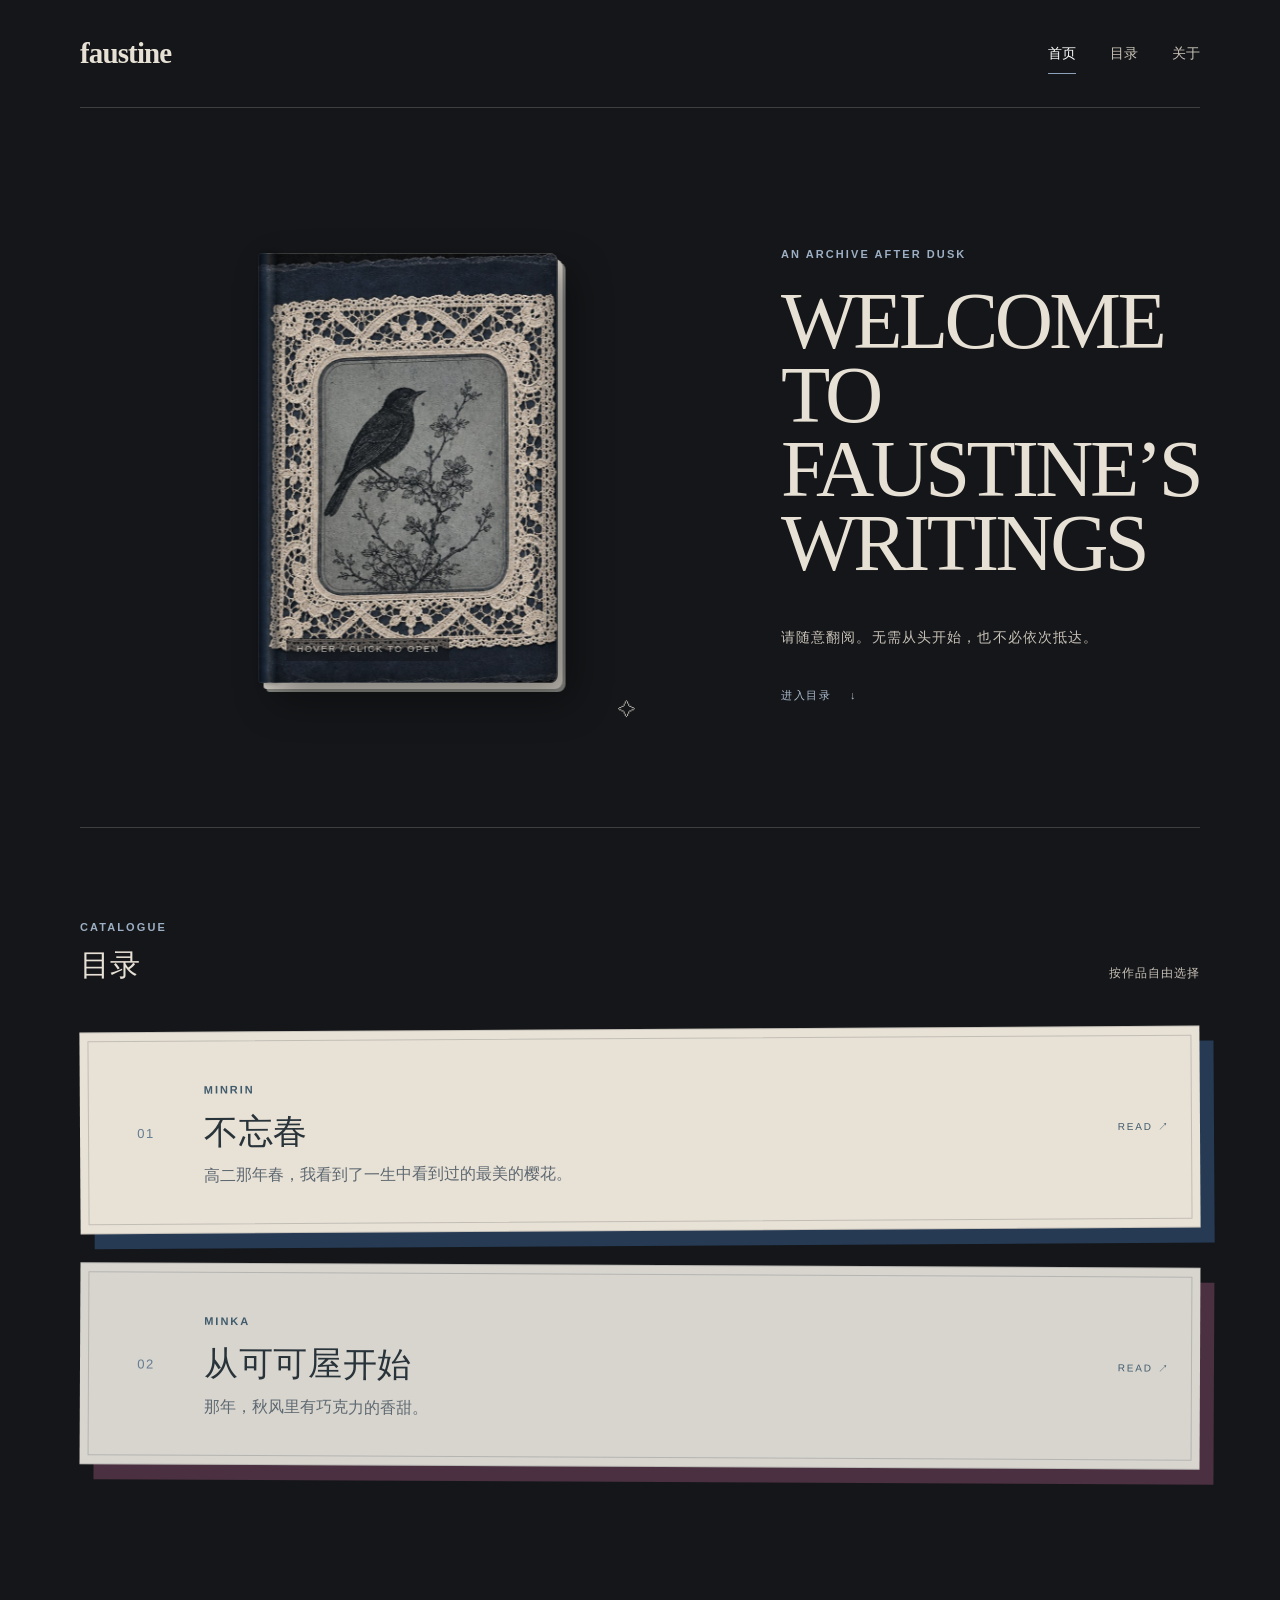
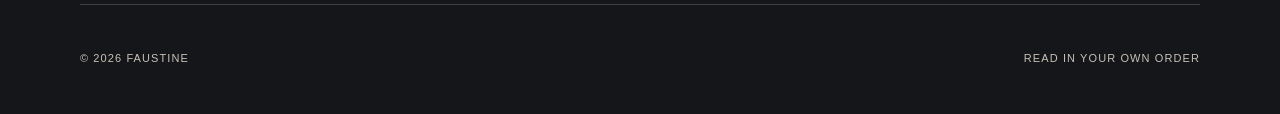
<file: index.html>
<!doctype html>
<html lang="zh-CN">
<head>
  <meta charset="utf-8">
  <meta name="viewport" content="width=device-width, initial-scale=1">
  <meta name="description" content="faustine 的个人文章存档。请随意翻阅，从任何一篇、任何一句进入都可以。">
  <title>faustine — Welcome to Faustine’s Writings</title>
  <link rel="stylesheet" href="styles.css?v=11">
</head>
<body class="home-night">
  <header class="site-header">
    <a class="brand" href="index.html">faustine</a>
    <nav aria-label="主要导航">
      <a class="active" href="index.html">首页</a>
      <a href="archive.html">目录</a>
      <a href="about.html">关于</a>
    </nav>
  </header>

  <main>
    <section class="hero editorial-hero">
      <div class="hero-art book-stage">
        <button class="keepsake-book" type="button" aria-expanded="false" aria-label="打开夜读小书">
          <span class="book-spread">
            <span class="book-leaf left-leaf" aria-hidden="true">
              <span class="leaf-stars">✦　　✧</span>
              <span class="leaf-caption">a small note<br>before reading</span>
            </span>
            <span class="book-leaf right-leaf">
              <span class="inside-ornament">✦</span>
              <strong>感谢阅读</strong>
              <span>只是一些很平凡的文字</span>
              <em>祝阅读愉快</em>
              <span class="inside-ornament ornament-bottom">✧</span>
            </span>
          </span>
          <span class="book-cover">
            <img src="assets/lace-bird-book-cover.jpg" alt="墨蓝封面上蕾丝框中的黑鸟与花枝插画">
            <span class="open-hint">hover / click to open</span>
          </span>
        </button>
      </div>
      <div class="hero-copy night-copy">
        <p class="eyebrow">an archive after dusk</p>
        <h1 class="welcome">Welcome to<br>Faustine’s<br>Writings</h1>
        <p class="intro">请随意翻阅。无需从头开始，也不必依次抵达。</p>
        <a class="enter-link" href="#catalogue">进入目录 <span>↓</span></a>
      </div>
      <span class="spark spark-b" aria-hidden="true">✧</span>
    </section>

    <section class="catalogue night-catalogue" id="catalogue">
      <div class="section-heading">
        <div><p class="eyebrow">catalogue</p><h2>目录</h2></div>
        <p class="catalogue-note">按作品自由选择</p>
      </div>
      <a class="work-card paper-card" href="posts/buwangchun.html">
        <div class="work-index">01</div>
        <div class="work-info">
          <span class="pairing">minrin</span>
          <h3>不忘春</h3>
          <p>高二那年春，我看到了一生中看到过的最美的樱花。</p>
        </div>
        <span class="work-arrow"><span>read</span><span aria-hidden="true">↗</span></span>
      </a>
      <a class="work-card paper-card cocoa-card" href="posts/cocoa-house.html">
        <div class="work-index">02</div>
        <div class="work-info">
          <span class="pairing">minka</span>
          <h3>从可可屋开始</h3>
          <p>那年，秋风里有巧克力的香甜。</p>
        </div>
        <span class="work-arrow"><span>read</span><span aria-hidden="true">↗</span></span>
      </a>
    </section>
  </main>

  <footer>
    <p>© 2026 faustine</p>
    <p>read in your own order</p>
  </footer>
  <script>
    const book = document.querySelector('.keepsake-book');
    book.addEventListener('click', () => {
      const open = book.classList.toggle('is-open');
      book.setAttribute('aria-expanded', String(open));
      book.setAttribute('aria-label', open ? '合上夜读小书' : '打开夜读小书');
    });
    book.addEventListener('keydown', (event) => {
      if (event.key === 'Escape') {
        book.classList.remove('is-open');
        book.setAttribute('aria-expanded', 'false');
        book.setAttribute('aria-label', '打开夜读小书');
      }
    });
  </script>
</body>
</html>
</file>
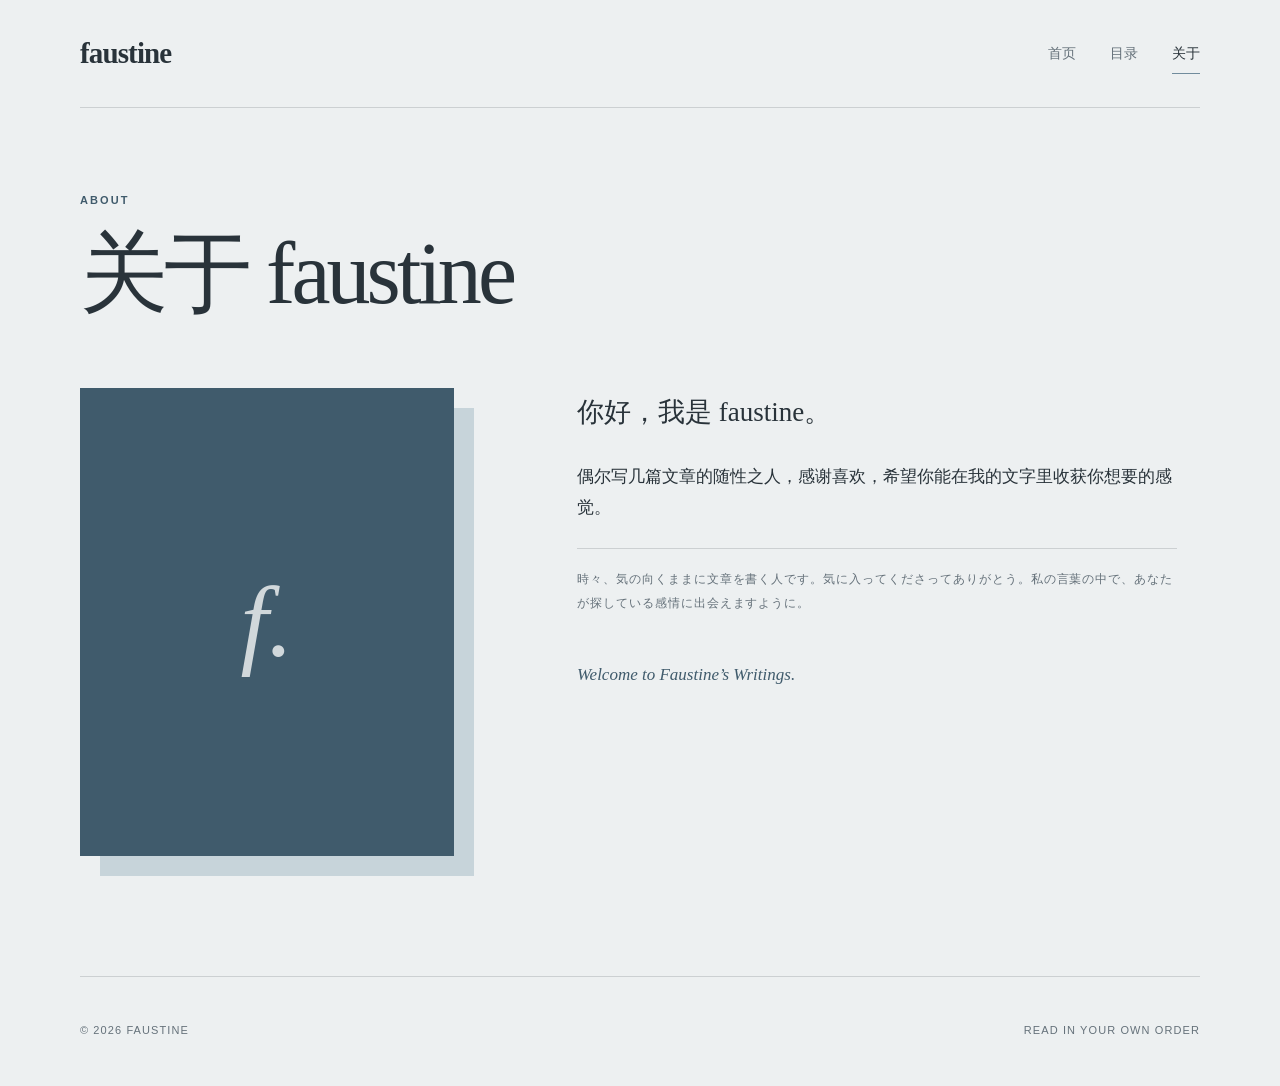
<file: about.html>
<!doctype html>
<html lang="zh-CN">
<head>
  <meta charset="utf-8">
  <meta name="viewport" content="width=device-width, initial-scale=1">
  <title>关于 — faustine</title>
  <link rel="stylesheet" href="styles.css">
</head>
<body>
  <header class="site-header">
    <a class="brand" href="index.html">faustine</a>
    <nav aria-label="主要导航">
      <a href="index.html">首页</a><a href="archive.html">目录</a><a class="active" href="about.html">关于</a>
    </nav>
  </header>
  <main class="page-shell about-page">
    <header class="page-title"><p class="eyebrow">about</p><h1>关于 faustine</h1></header>
    <div class="about-grid">
      <div class="portrait" aria-hidden="true"><span>f.</span></div>
      <div class="prose">
        <p class="lead">你好，我是 faustine。</p>
        <p>偶尔写几篇文章的随性之人，感谢喜欢，希望你能在我的文字里收获你想要的感觉。</p>
        <p class="about-japanese" lang="ja">時々、気の向くままに文章を書く人です。気に入ってくださってありがとう。私の言葉の中で、あなたが探している感情に出会えますように。</p>
        <p class="signature">Welcome to Faustine’s Writings.</p>
      </div>
    </div>
  </main>
  <footer><p>© 2026 faustine</p><p>read in your own order</p></footer>
</body>
</html>
</file>
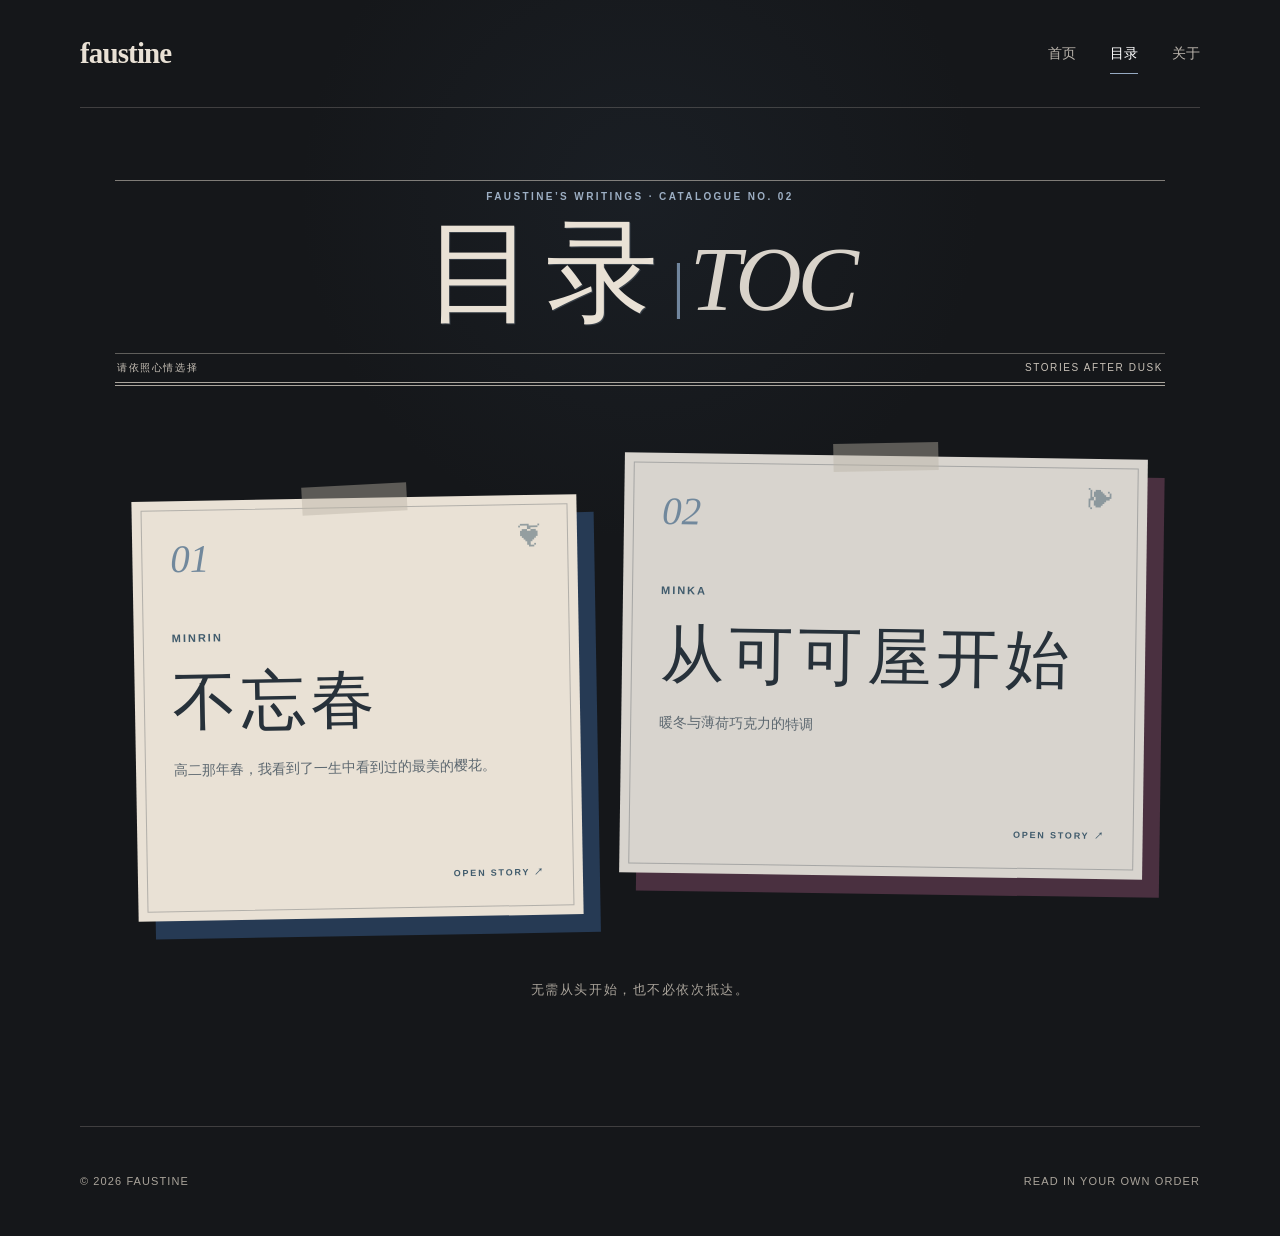
<file: archive.html>
<!doctype html>
<html lang="zh-CN">
<head>
  <meta charset="utf-8">
  <meta name="viewport" content="width=device-width, initial-scale=1">
  <meta name="description" content="faustine 的文章目录，按作品与 CP 自由选择阅读。">
  <title>目录 — faustine</title>
  <link rel="stylesheet" href="styles.css?v=7">
</head>
<body class="archive-night">
  <header class="site-header">
    <a class="brand" href="index.html">faustine</a>
    <nav aria-label="主要导航">
      <a href="index.html">首页</a><a class="active" href="archive.html">目录</a><a href="about.html">关于</a>
    </nav>
  </header>
  <main class="archive-editorial">
    <header class="archive-masthead">
      <p>Faustine’s Writings · Catalogue No. 02</p>
      <h1><span class="toc-zh">目录</span><span class="toc-divider" aria-hidden="true">|</span><span class="toc-en">TOC</span></h1>
      <div><span>请依照心情选择</span><span>stories after dusk</span></div>
    </header>
    <section class="archive-gallery" aria-label="文章目录">
      <a class="archive-clipping clipping-spring" href="posts/buwangchun.html">
        <span class="clipping-ornament" aria-hidden="true">❦</span>
        <span class="clipping-number">01</span>
        <div class="clipping-copy">
          <span class="pairing">minrin</span>
          <h2>不忘春</h2>
          <p>高二那年春，我看到了一生中看到过的最美的樱花。</p>
        </div>
        <span class="clipping-read">open story ↗</span>
      </a>
      <a class="archive-clipping clipping-cocoa" href="posts/cocoa-house.html">
        <span class="clipping-ornament" aria-hidden="true">❧</span>
        <span class="clipping-number">02</span>
        <div class="clipping-copy">
          <span class="pairing">minka</span>
          <h2>从可可屋开始</h2>
          <p>暖冬与薄荷巧克力的特调</p>
        </div>
        <span class="clipping-read">open story ↗</span>
      </a>
    </section>
    <p class="archive-footnote">无需从头开始，也不必依次抵达。</p>
  </main>
  <footer><p>© 2026 faustine</p><p>read in your own order</p></footer>
</body>
</html>
</file>
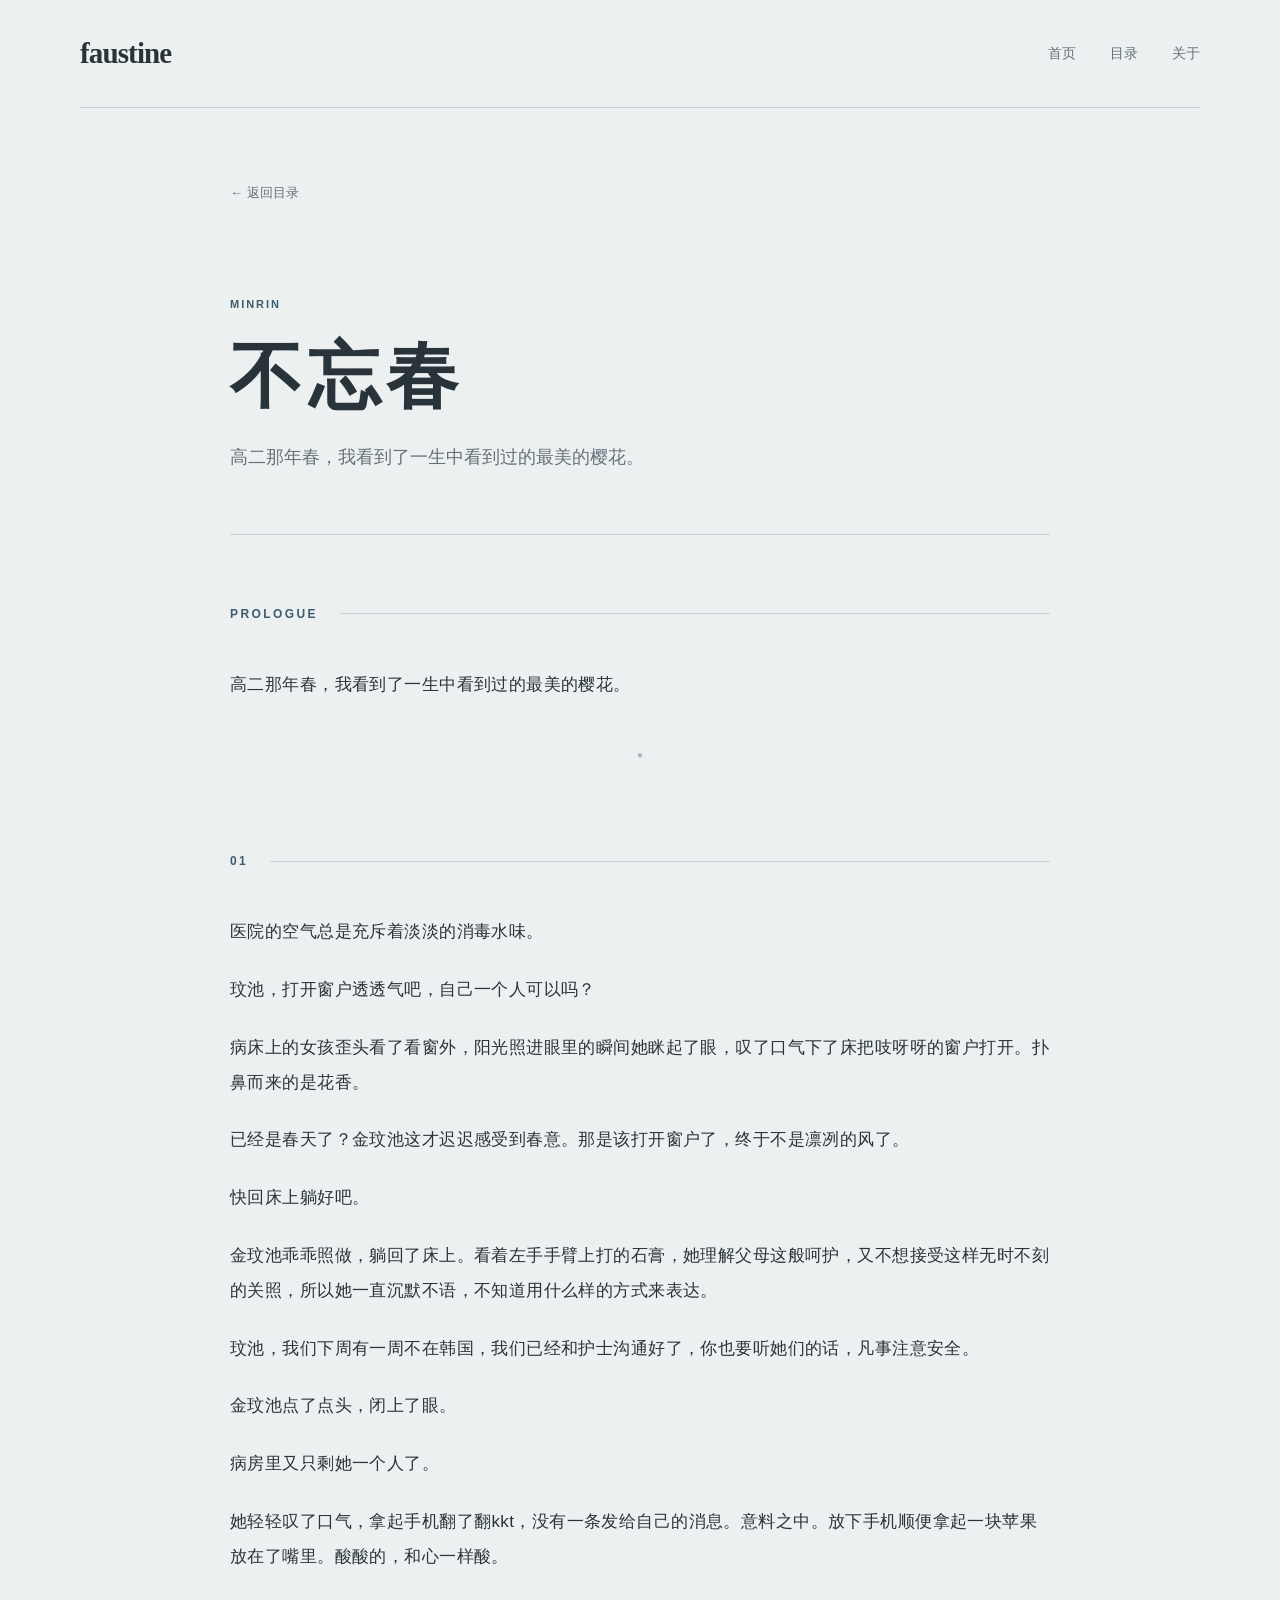
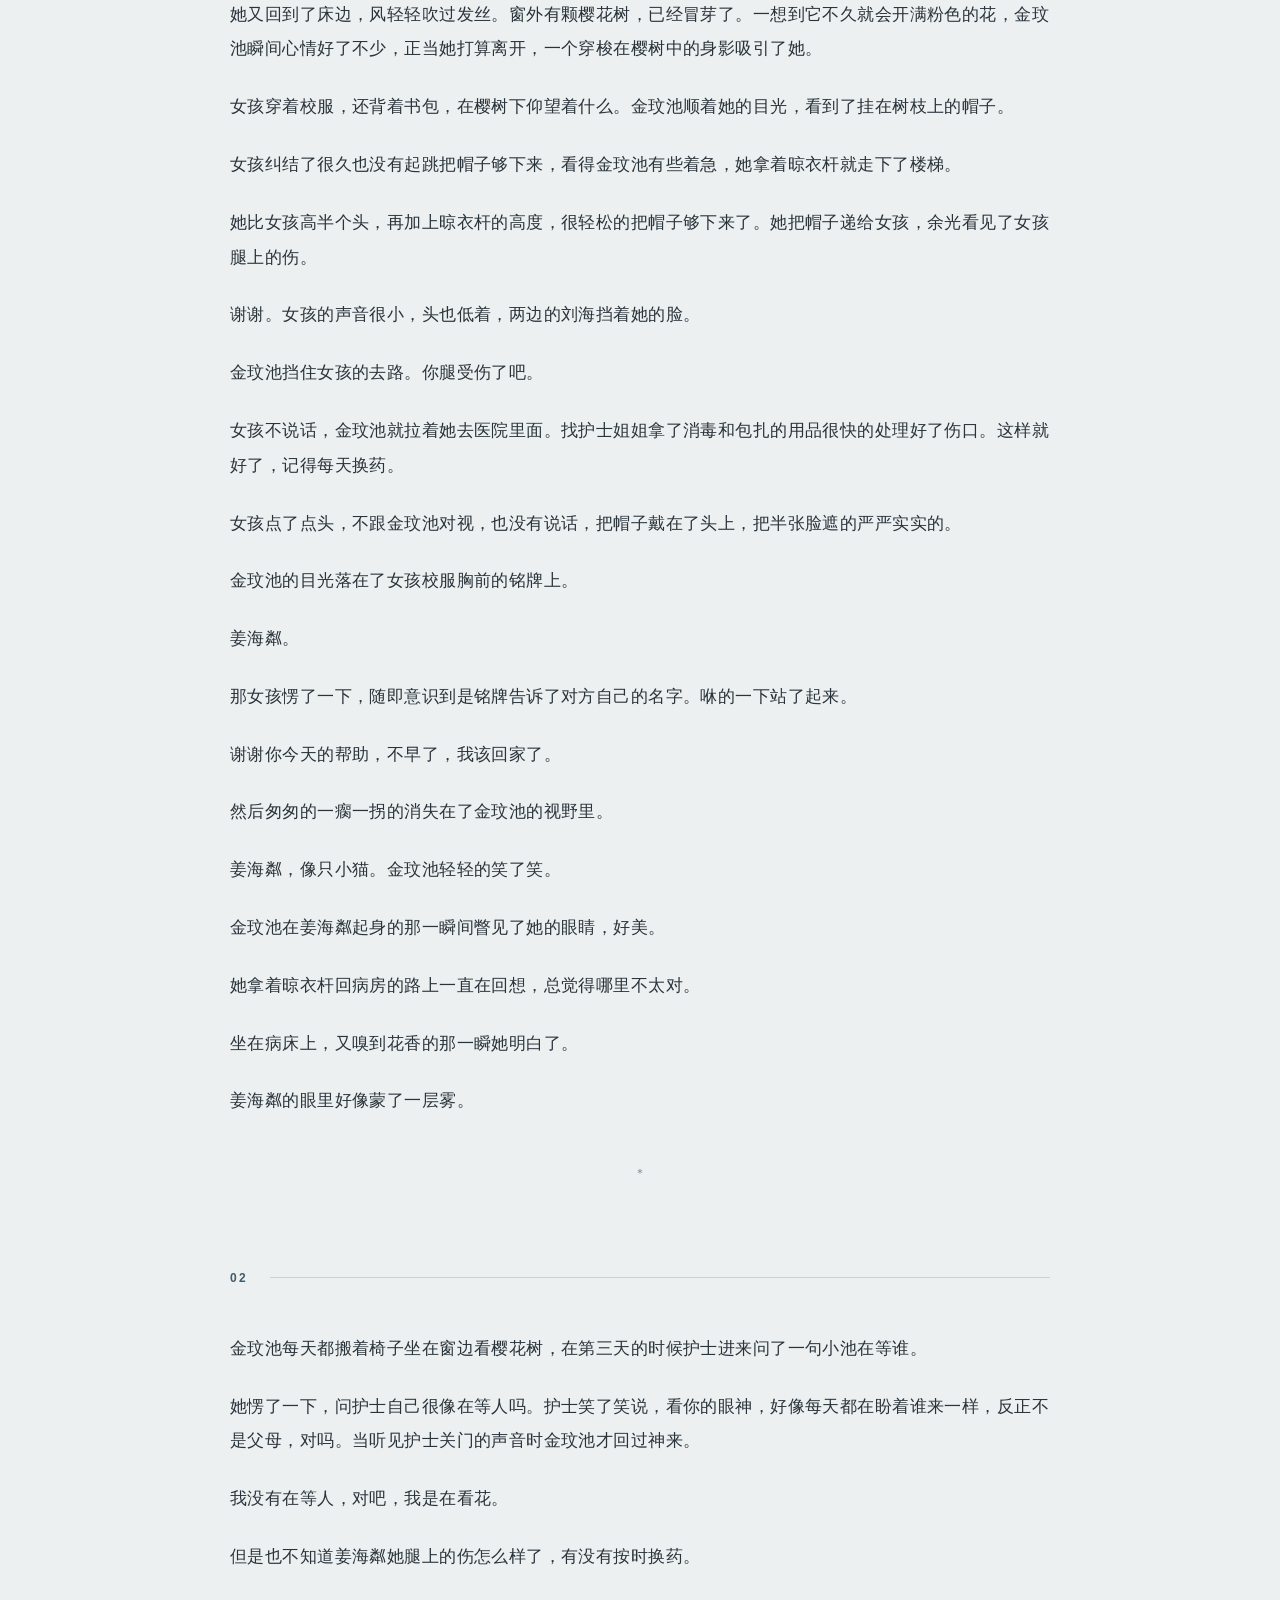
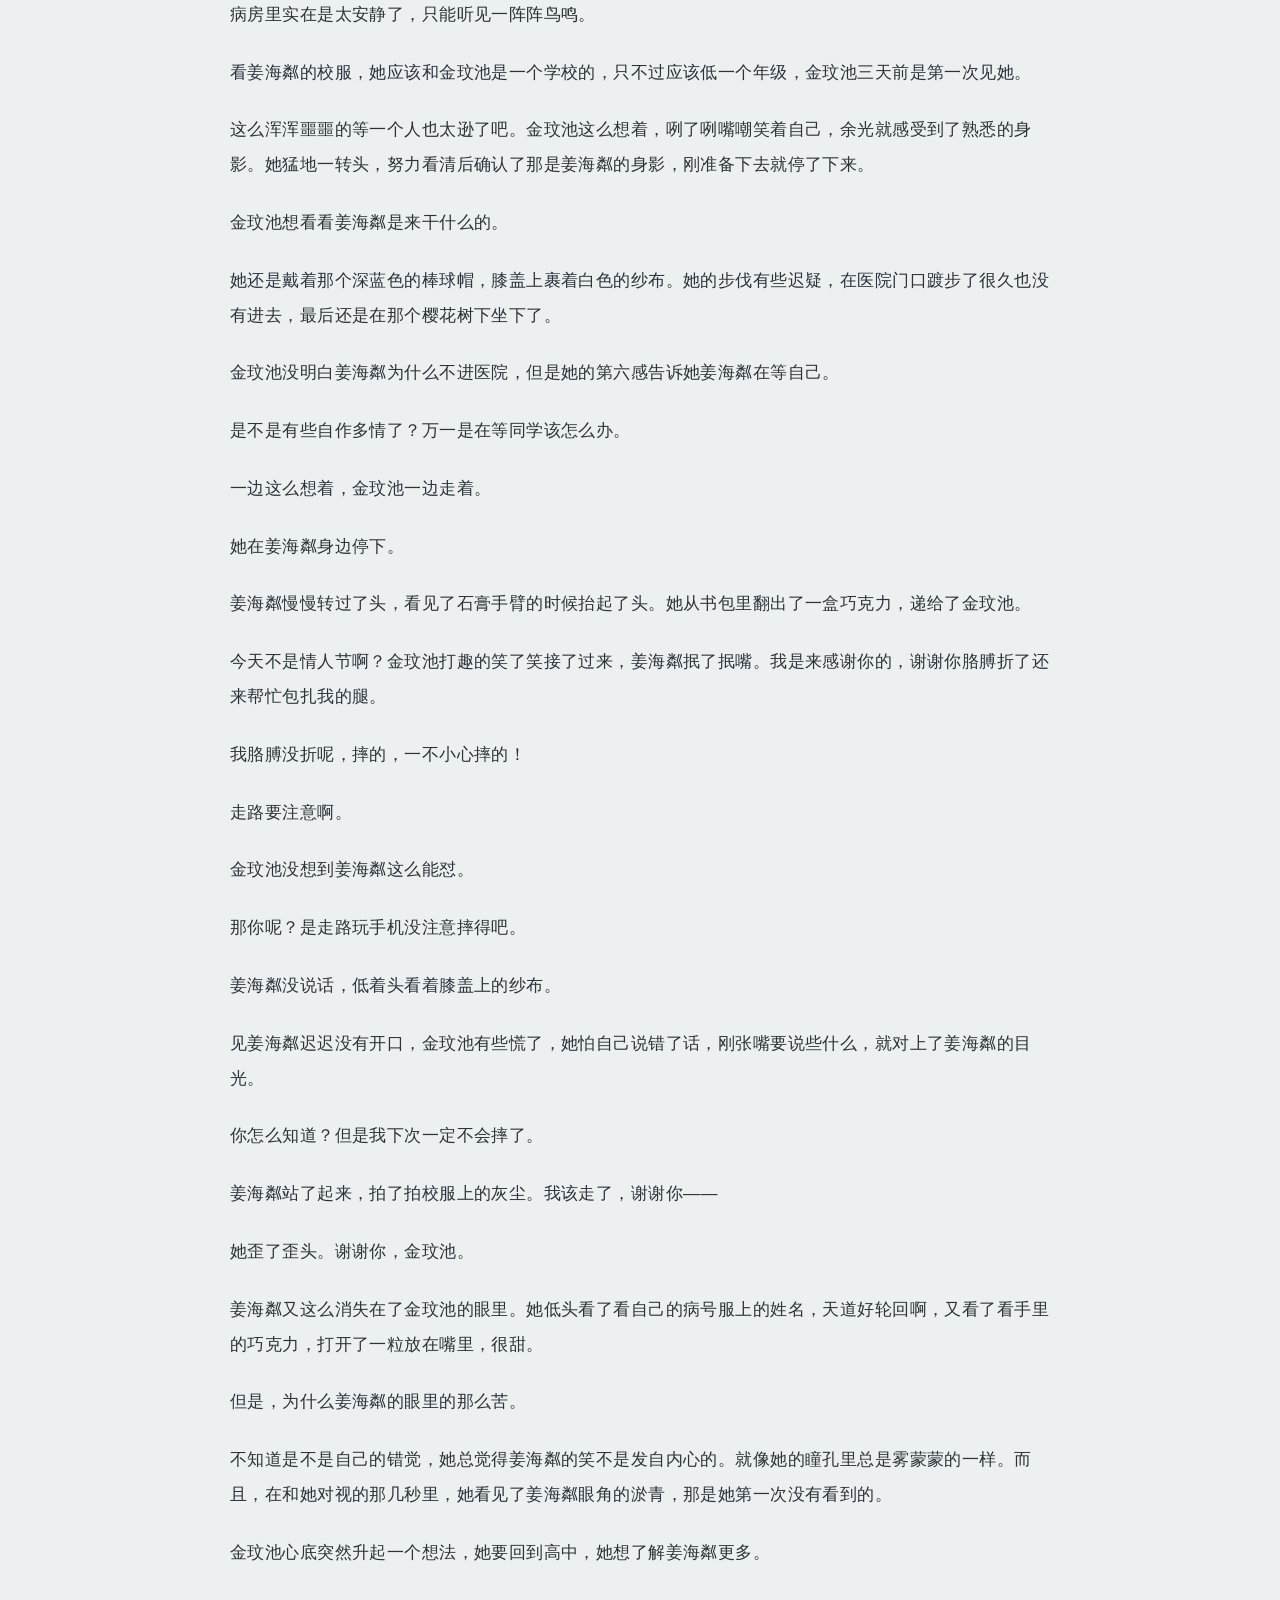
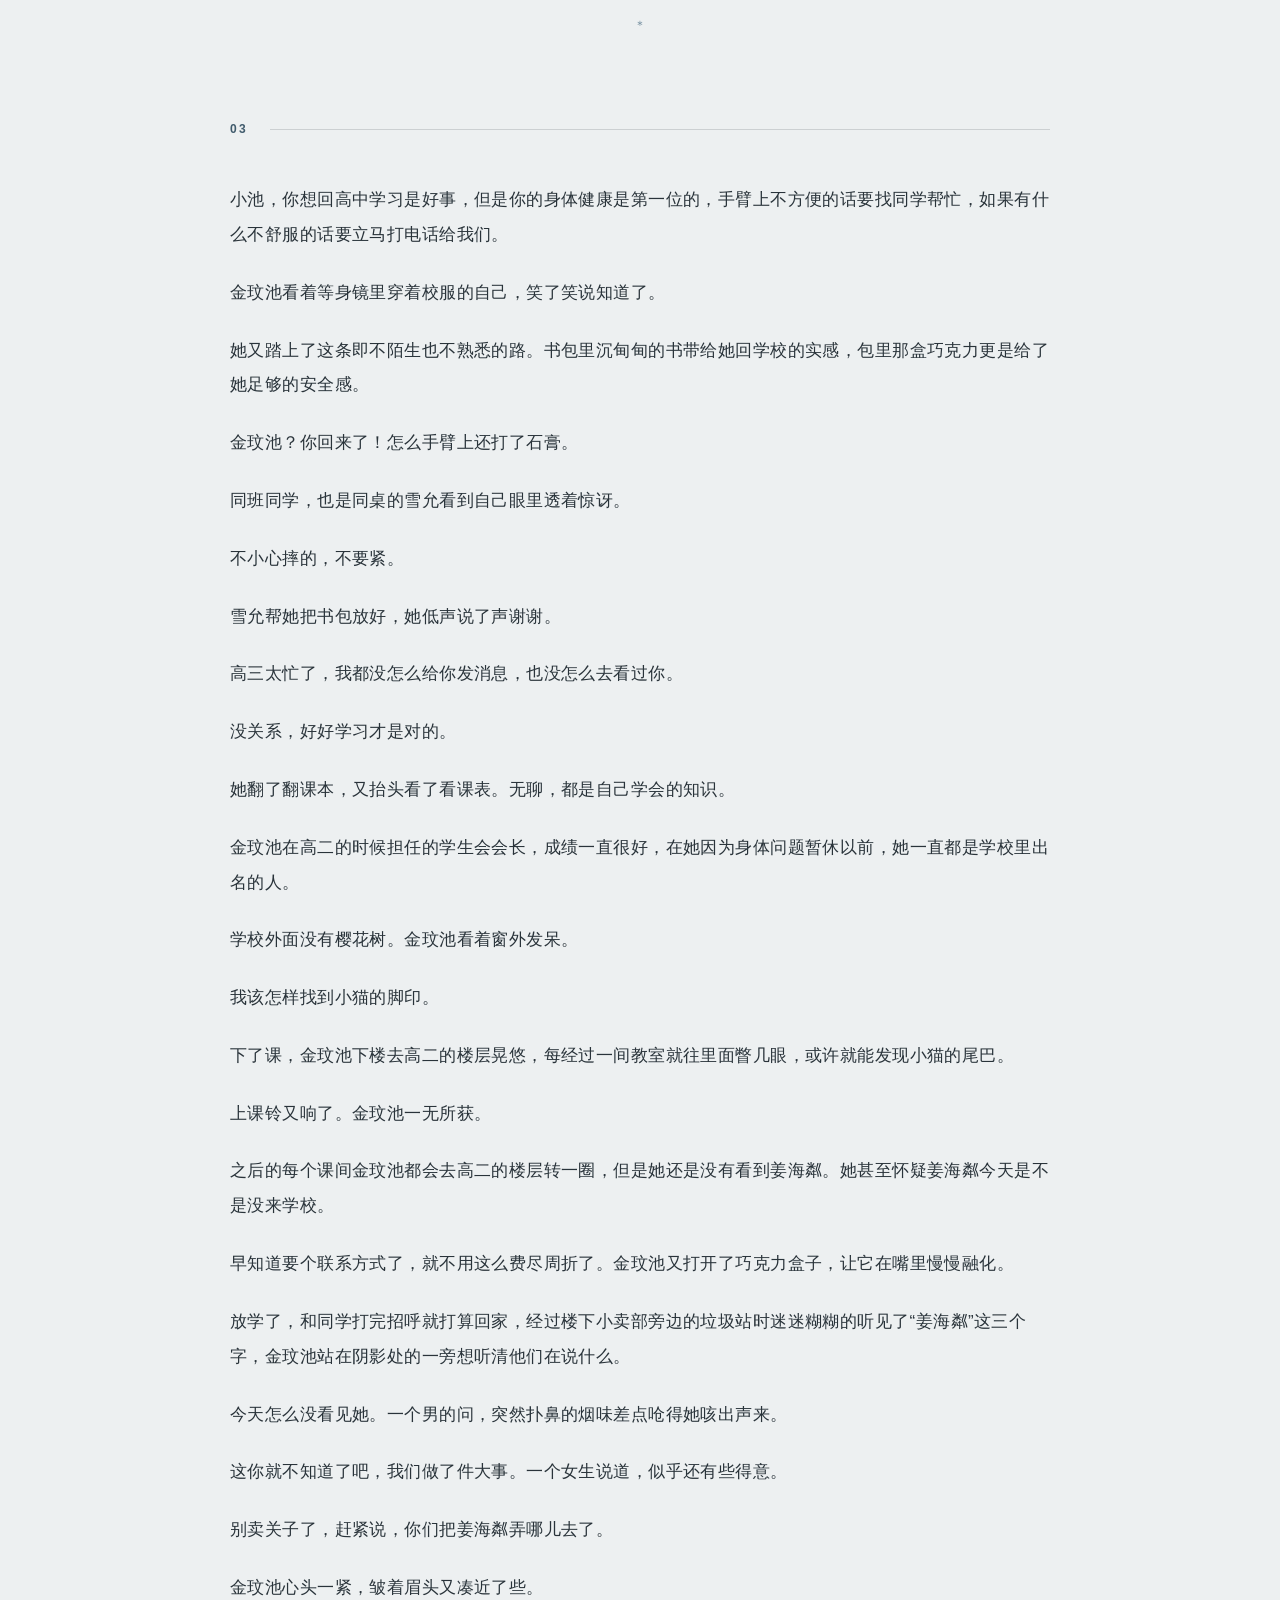
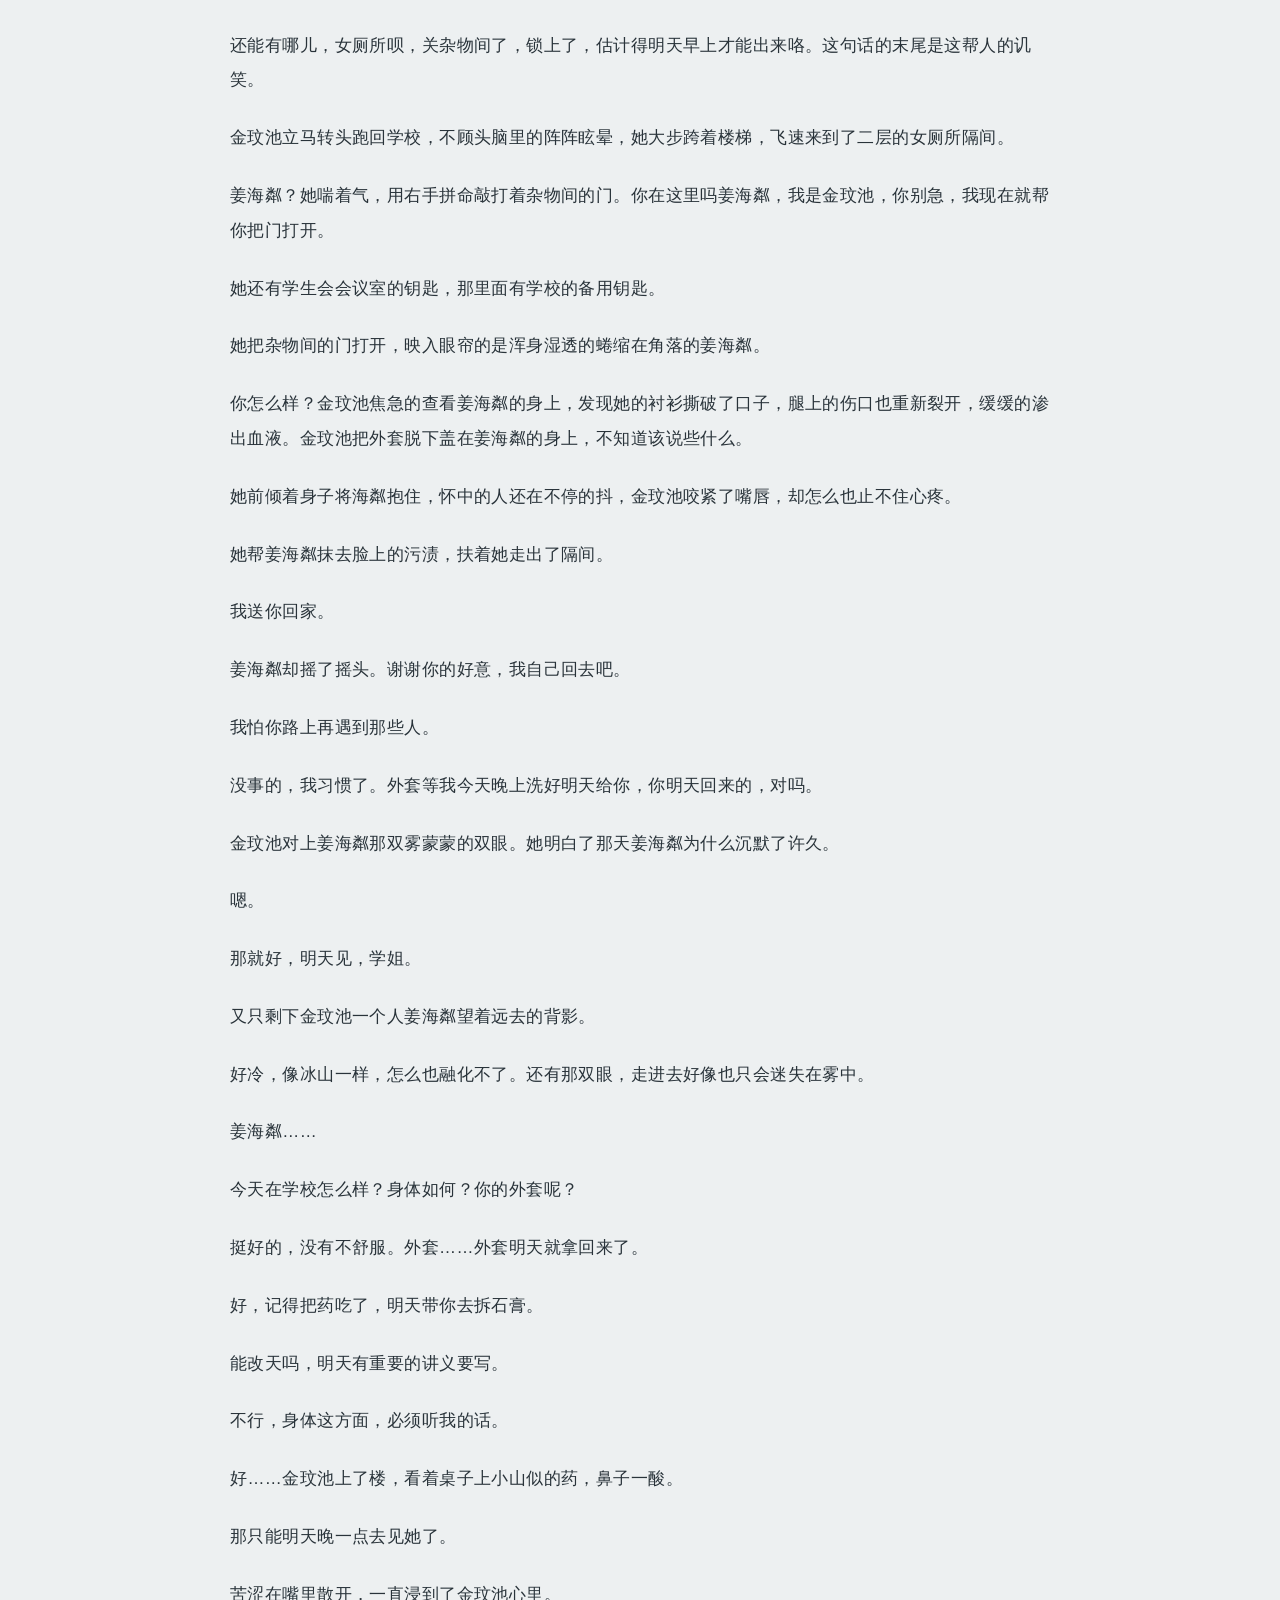
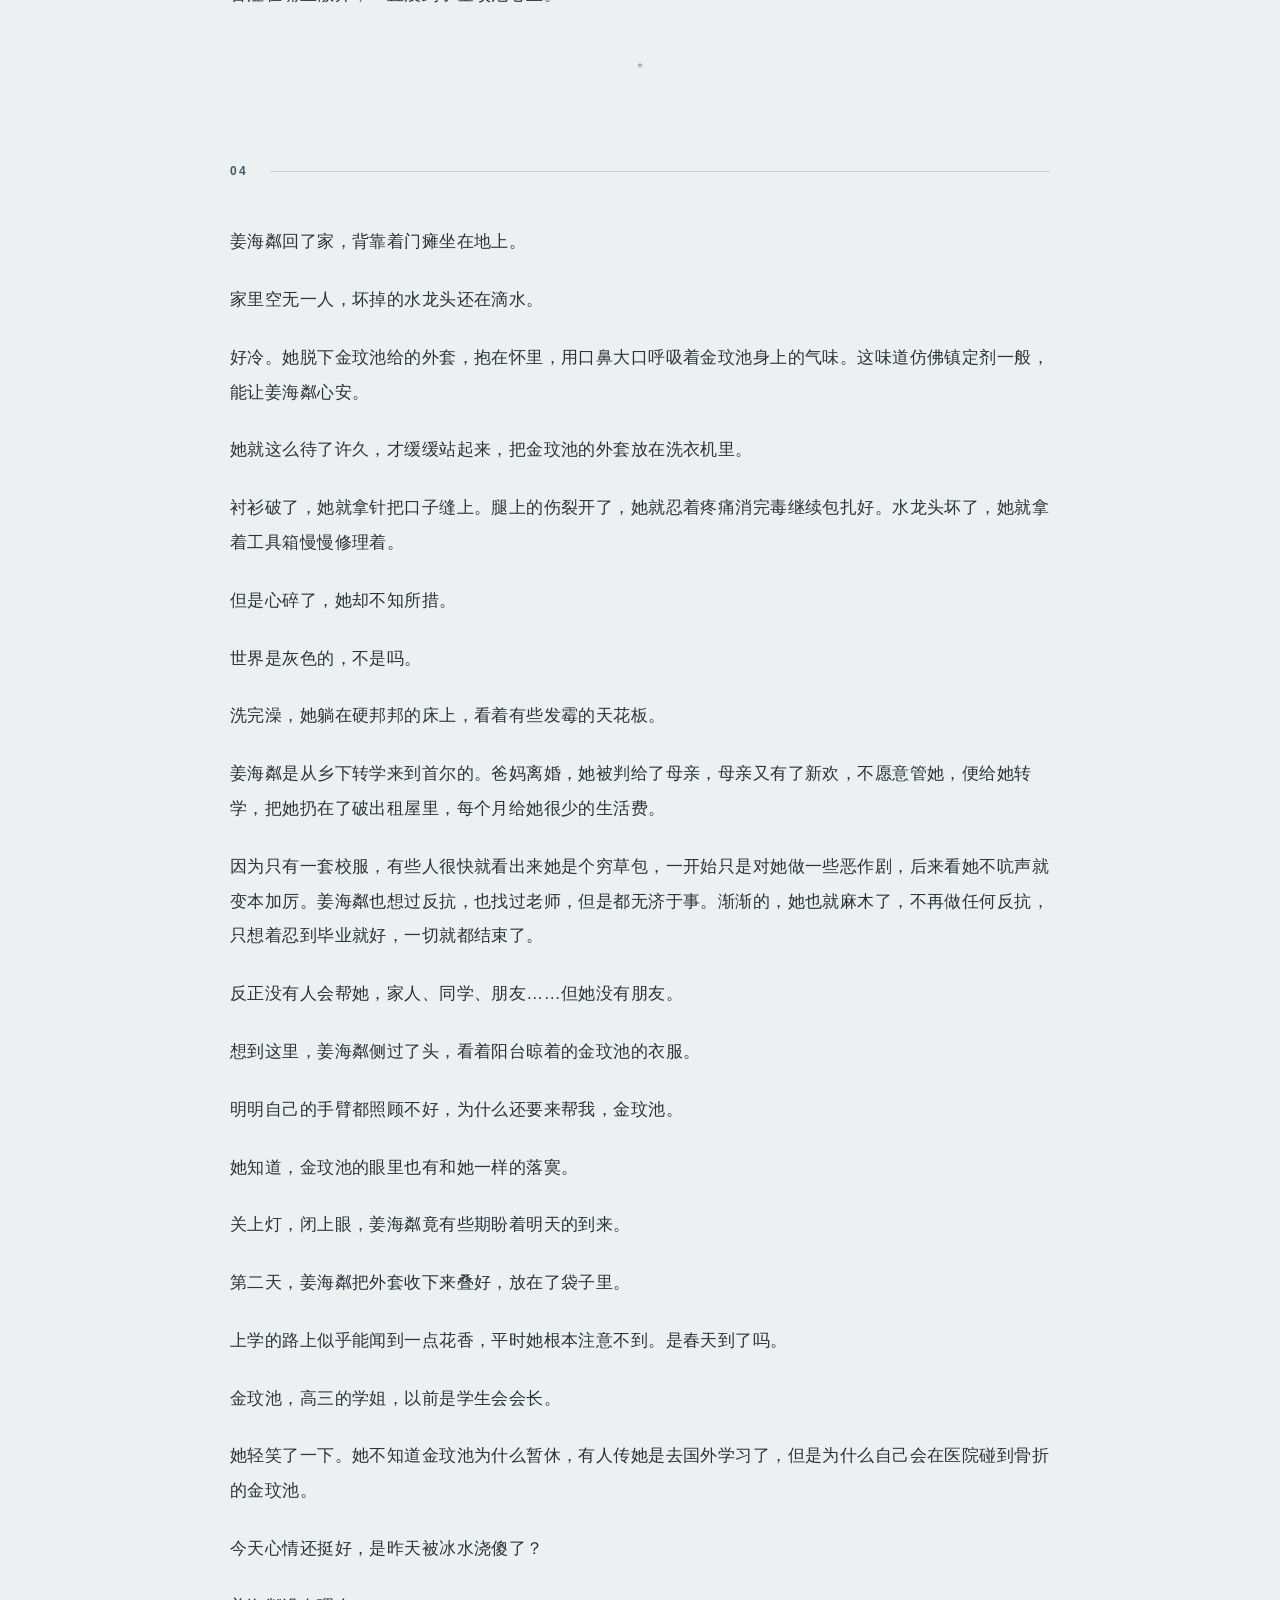
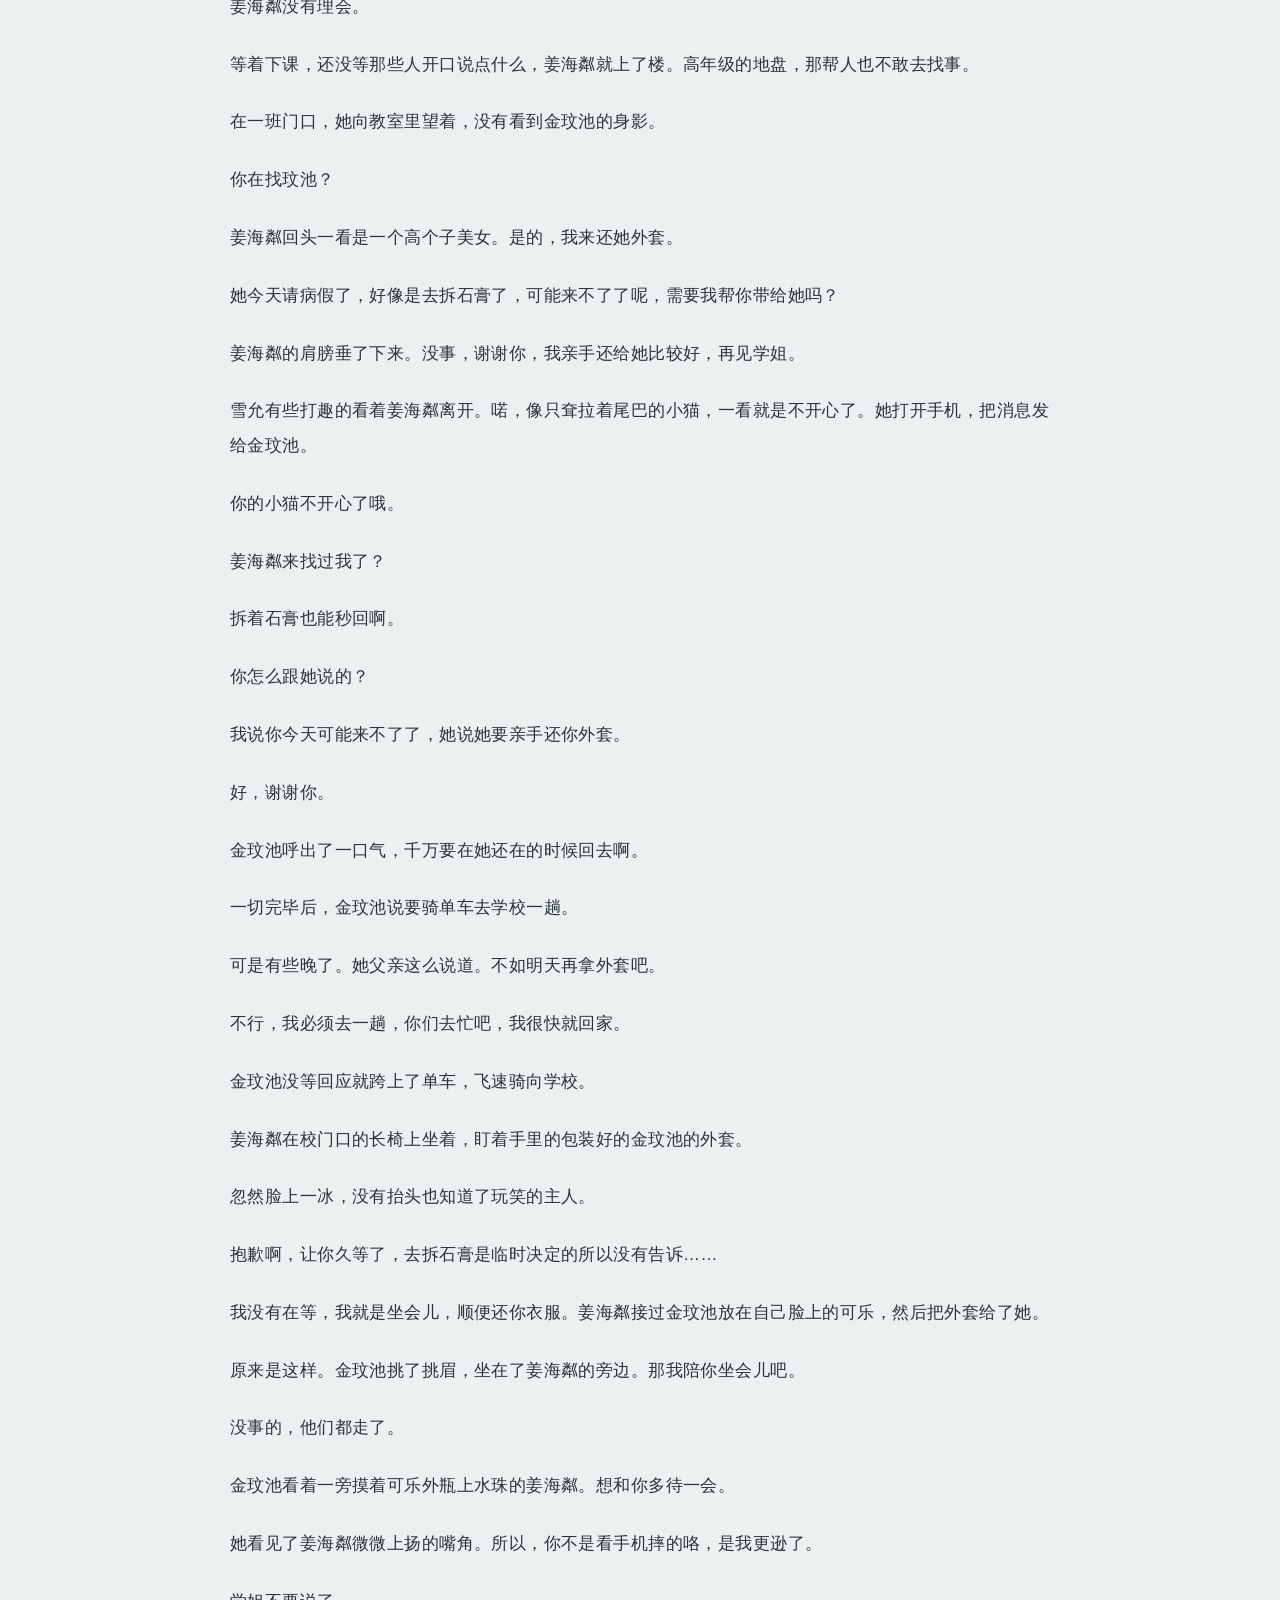
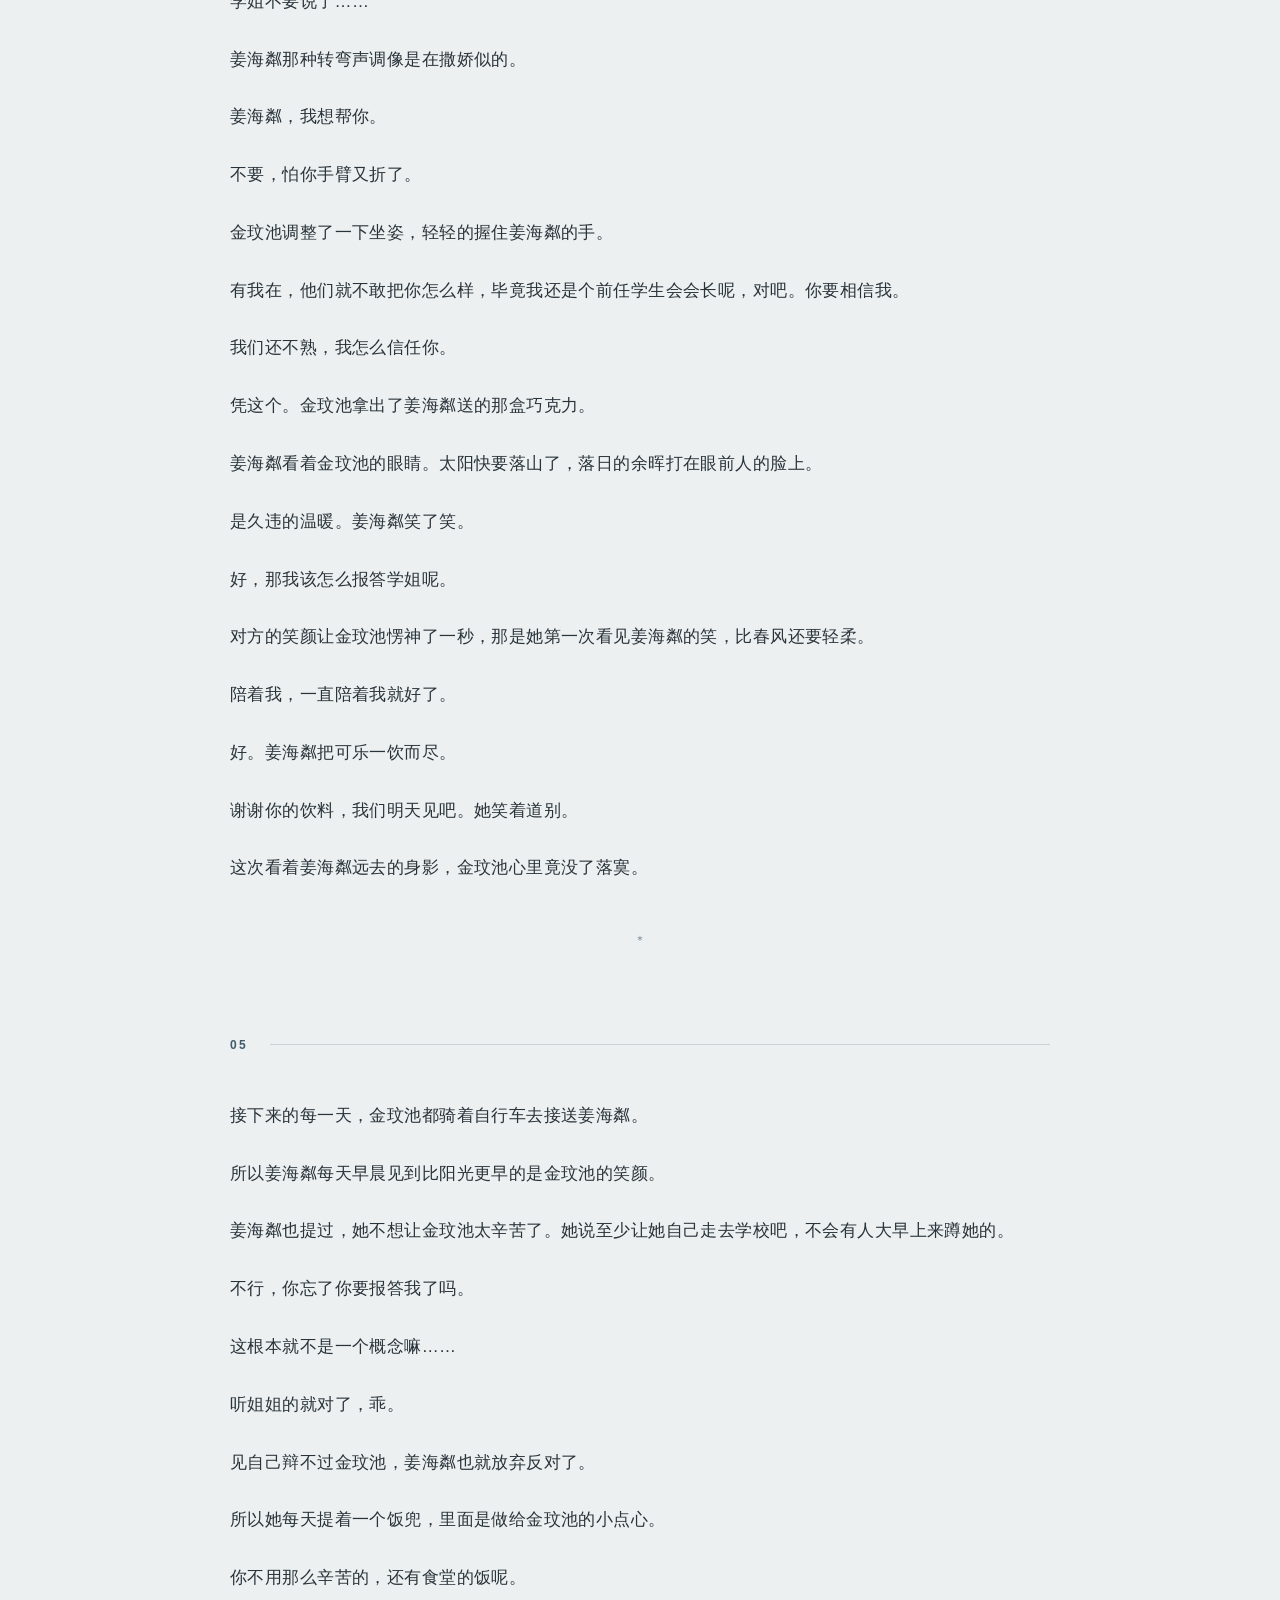
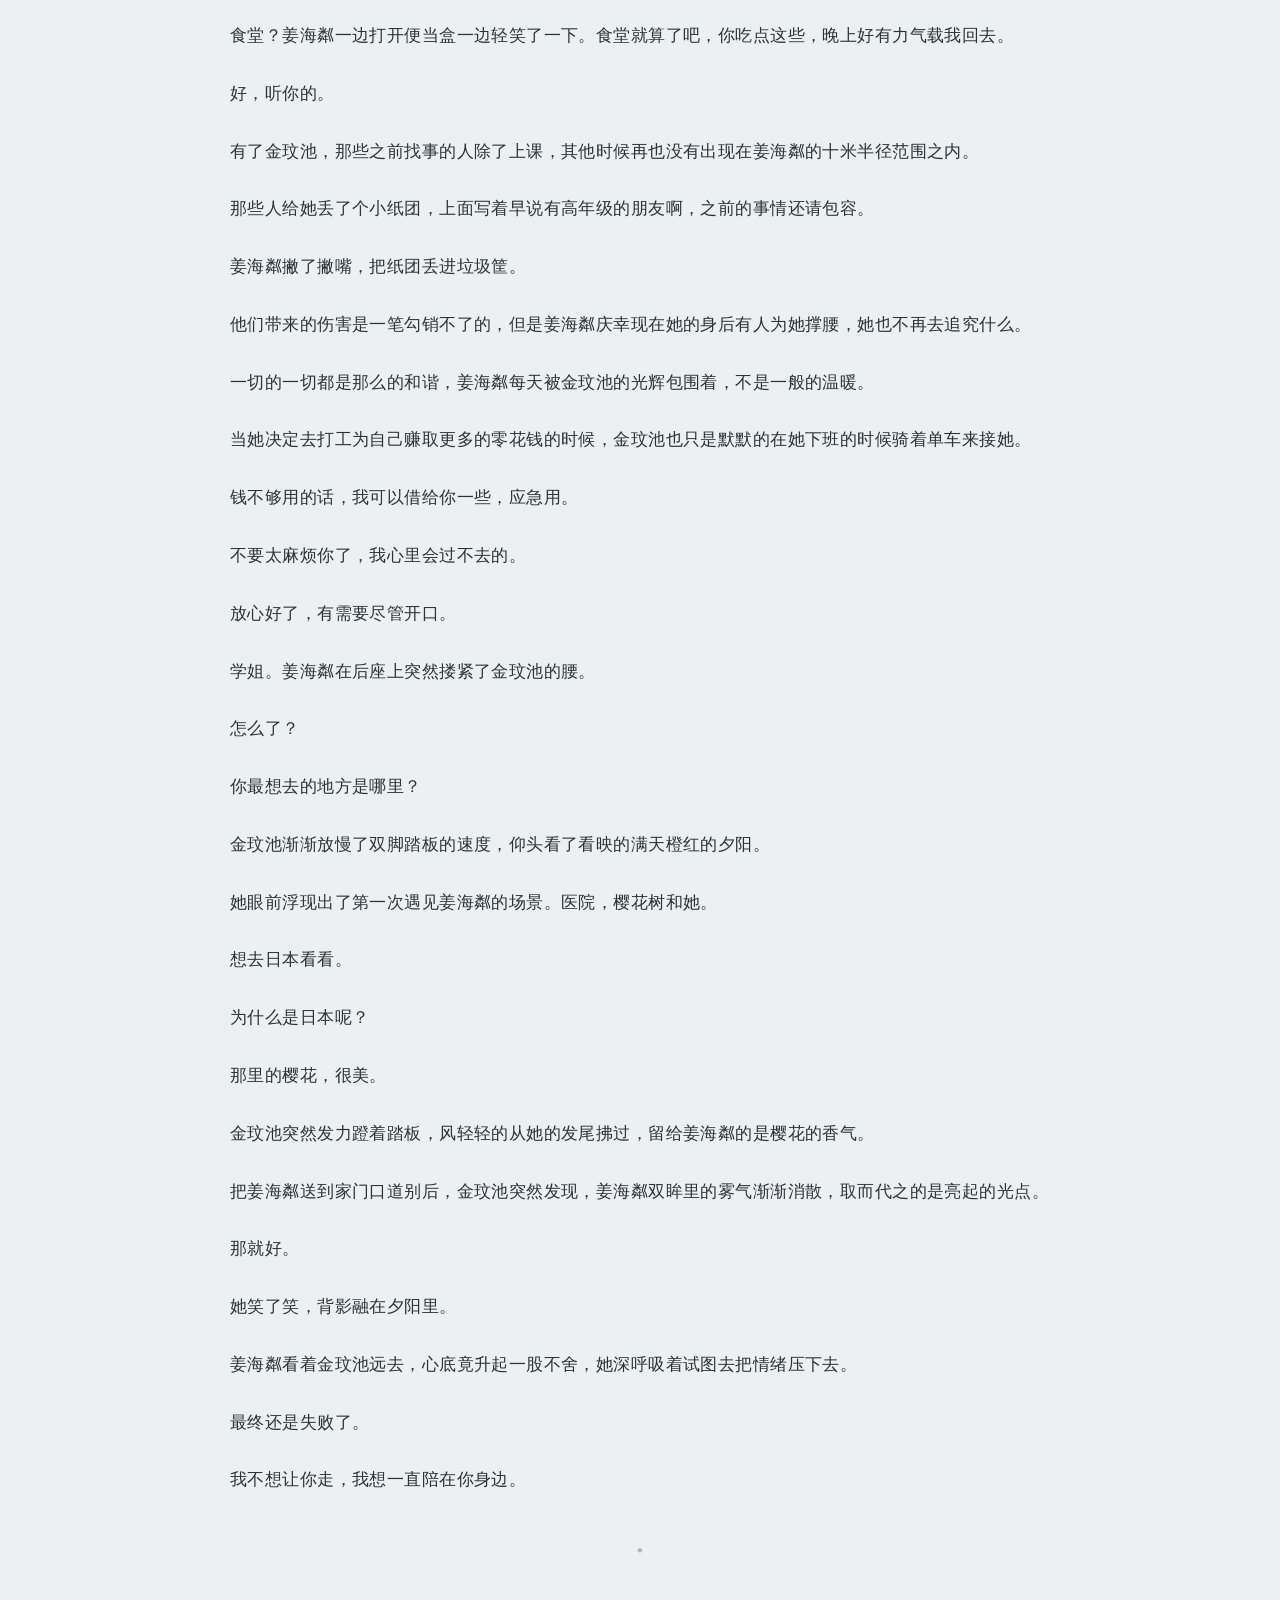
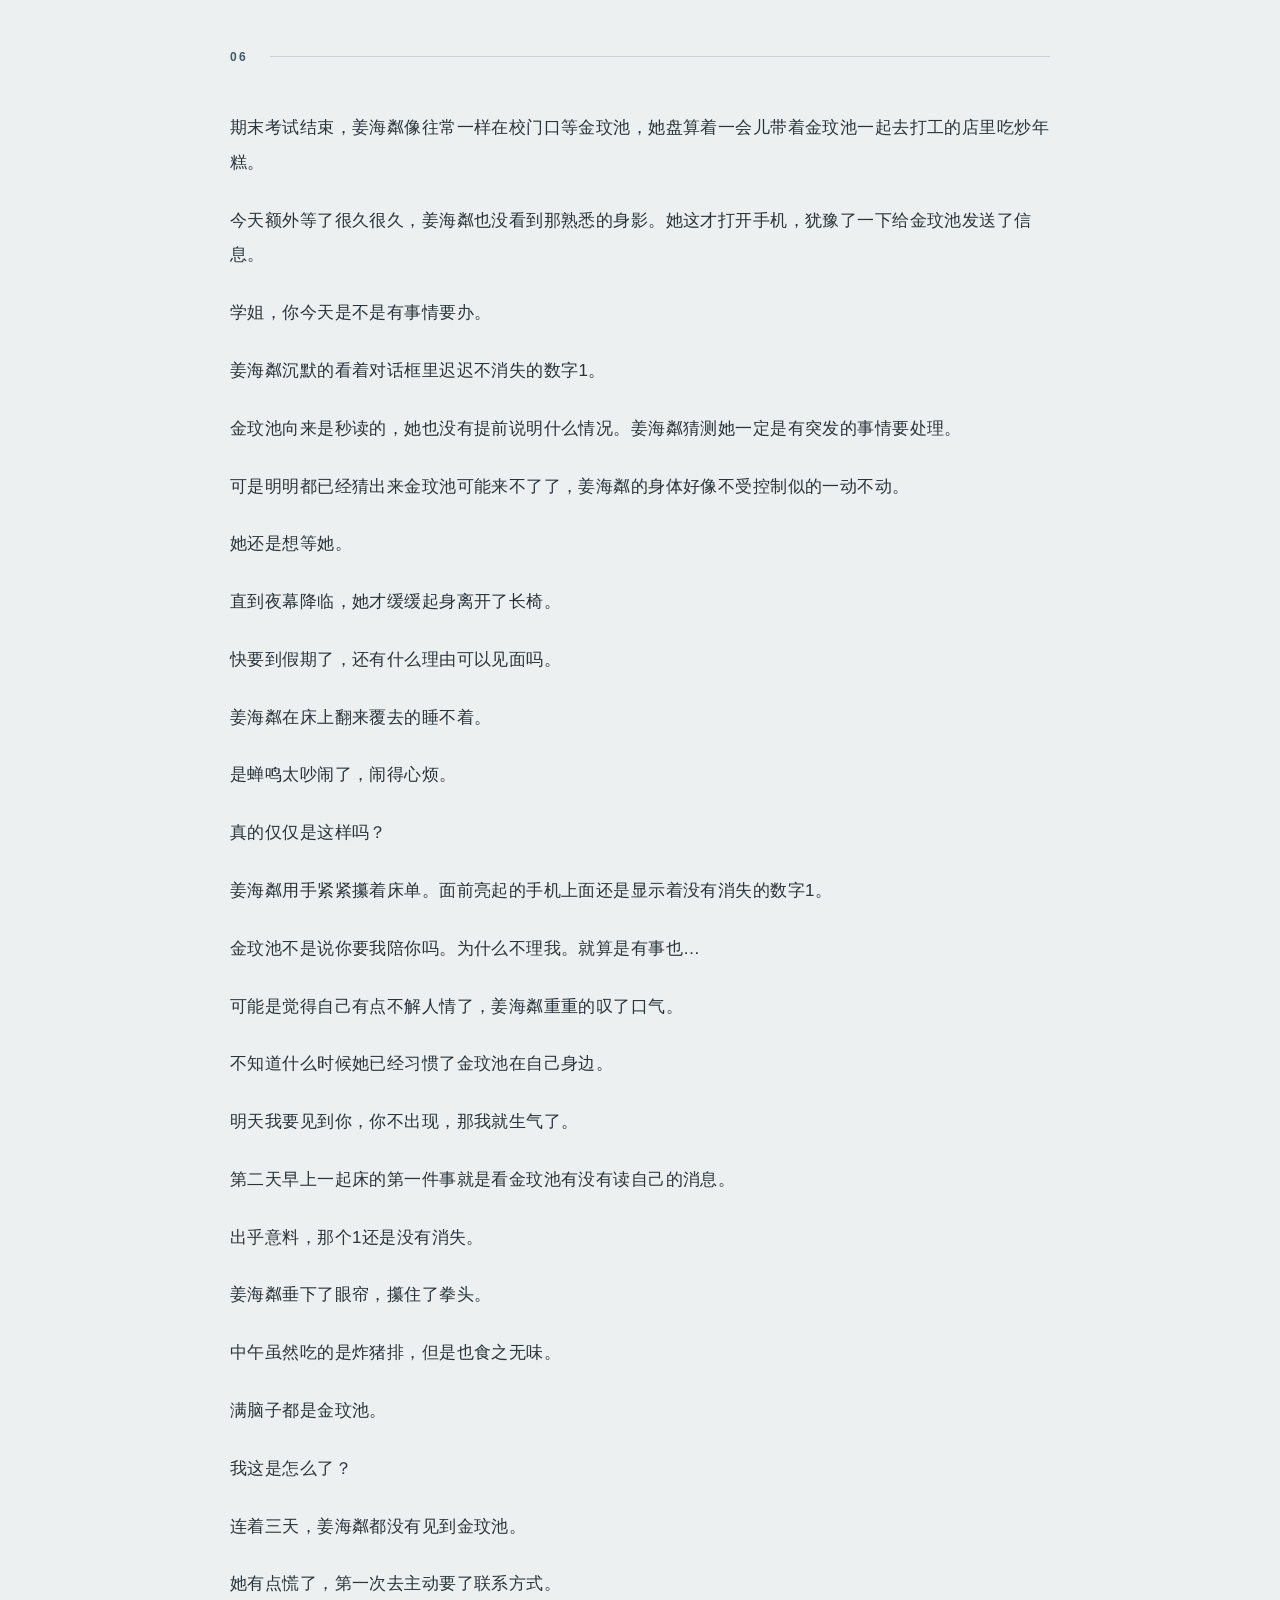
<file: posts/buwangchun.html>
<!doctype html>
<html lang="zh-CN">
<head>
  <meta charset="utf-8">
  <meta name="viewport" content="width=device-width, initial-scale=1">
  <meta name="description" content="faustine 的 minrin 同人作品《不忘春》。">
  <title>不忘春 — faustine</title>
  <link rel="stylesheet" href="../styles.css">
</head>
<body>
  <header class="site-header">
    <a class="brand" href="../index.html">faustine</a>
    <nav aria-label="主要导航"><a href="../index.html">首页</a><a href="../archive.html">目录</a><a href="../about.html">关于</a></nav>
  </header>
  <main class="article-shell story-page">
    <a class="back" href="../archive.html">← 返回目录</a>
    <header>
      <p class="pairing">minrin</p>
      <h1>不忘春</h1>
      <p class="dek">高二那年春，我看到了一生中看到过的最美的樱花。</p>
    </header>
    <article class="article-content story-content">
      <div class="chapter-mark" id="chapter-0"><span>prologue</span></div><p>高二那年春，我看到了一生中看到过的最美的樱花。</p><div class="scene-break" aria-hidden="true">＊</div><div class="chapter-mark" id="chapter-01"><span>01</span></div><p>医院的空气总是充斥着淡淡的消毒水味。</p><p>玟池，打开窗户透透气吧，自己一个人可以吗？</p><p>病床上的女孩歪头看了看窗外，阳光照进眼里的瞬间她眯起了眼，叹了口气下了床把吱呀呀的窗户打开。扑鼻而来的是花香。</p><p>已经是春天了？金玟池这才迟迟感受到春意。那是该打开窗户了，终于不是凛冽的风了。</p><p>快回床上躺好吧。</p><p>金玟池乖乖照做，躺回了床上。看着左手手臂上打的石膏，她理解父母这般呵护，又不想接受这样无时不刻的关照，所以她一直沉默不语，不知道用什么样的方式来表达。</p><p>玟池，我们下周有一周不在韩国，我们已经和护士沟通好了，你也要听她们的话，凡事注意安全。</p><p>金玟池点了点头，闭上了眼。</p><p>病房里又只剩她一个人了。</p><p>她轻轻叹了口气，拿起手机翻了翻kkt，没有一条发给自己的消息。意料之中。放下手机顺便拿起一块苹果放在了嘴里。酸酸的，和心一样酸。</p><p>她又回到了床边，风轻轻吹过发丝。窗外有颗樱花树，已经冒芽了。一想到它不久就会开满粉色的花，金玟池瞬间心情好了不少，正当她打算离开，一个穿梭在樱树中的身影吸引了她。</p><p>女孩穿着校服，还背着书包，在樱树下仰望着什么。金玟池顺着她的目光，看到了挂在树枝上的帽子。</p><p>女孩纠结了很久也没有起跳把帽子够下来，看得金玟池有些着急，她拿着晾衣杆就走下了楼梯。</p><p>她比女孩高半个头，再加上晾衣杆的高度，很轻松的把帽子够下来了。她把帽子递给女孩，余光看见了女孩腿上的伤。</p><p>谢谢。女孩的声音很小，头也低着，两边的刘海挡着她的脸。</p><p>金玟池挡住女孩的去路。你腿受伤了吧。</p><p>女孩不说话，金玟池就拉着她去医院里面。找护士姐姐拿了消毒和包扎的用品很快的处理好了伤口。这样就好了，记得每天换药。</p><p>女孩点了点头，不跟金玟池对视，也没有说话，把帽子戴在了头上，把半张脸遮的严严实实的。</p><p>金玟池的目光落在了女孩校服胸前的铭牌上。</p><p>姜海粼。</p><p>那女孩愣了一下，随即意识到是铭牌告诉了对方自己的名字。咻的一下站了起来。</p><p>谢谢你今天的帮助，不早了，我该回家了。</p><p>然后匆匆的一瘸一拐的消失在了金玟池的视野里。</p><p>姜海粼，像只小猫。金玟池轻轻的笑了笑。</p><p>金玟池在姜海粼起身的那一瞬间瞥见了她的眼睛，好美。</p><p>她拿着晾衣杆回病房的路上一直在回想，总觉得哪里不太对。</p><p>坐在病床上，又嗅到花香的那一瞬她明白了。</p><p>姜海粼的眼里好像蒙了一层雾。</p><div class="scene-break" aria-hidden="true">＊</div><div class="chapter-mark" id="chapter-02"><span>02</span></div><p>金玟池每天都搬着椅子坐在窗边看樱花树，在第三天的时候护士进来问了一句小池在等谁。</p><p>她愣了一下，问护士自己很像在等人吗。护士笑了笑说，看你的眼神，好像每天都在盼着谁来一样，反正不是父母，对吗。当听见护士关门的声音时金玟池才回过神来。</p><p>我没有在等人，对吧，我是在看花。</p><p>但是也不知道姜海粼她腿上的伤怎么样了，有没有按时换药。</p><p>病房里实在是太安静了，只能听见一阵阵鸟鸣。</p><p>看姜海粼的校服，她应该和金玟池是一个学校的，只不过应该低一个年级，金玟池三天前是第一次见她。</p><p>这么浑浑噩噩的等一个人也太逊了吧。金玟池这么想着，咧了咧嘴嘲笑着自己，余光就感受到了熟悉的身影。她猛地一转头，努力看清后确认了那是姜海粼的身影，刚准备下去就停了下来。</p><p>金玟池想看看姜海粼是来干什么的。</p><p>她还是戴着那个深蓝色的棒球帽，膝盖上裹着白色的纱布。她的步伐有些迟疑，在医院门口踱步了很久也没有进去，最后还是在那个樱花树下坐下了。</p><p>金玟池没明白姜海粼为什么不进医院，但是她的第六感告诉她姜海粼在等自己。</p><p>是不是有些自作多情了？万一是在等同学该怎么办。</p><p>一边这么想着，金玟池一边走着。</p><p>她在姜海粼身边停下。</p><p>姜海粼慢慢转过了头，看见了石膏手臂的时候抬起了头。她从书包里翻出了一盒巧克力，递给了金玟池。</p><p>今天不是情人节啊？金玟池打趣的笑了笑接了过来，姜海粼抿了抿嘴。我是来感谢你的，谢谢你胳膊折了还来帮忙包扎我的腿。</p><p>我胳膊没折呢，摔的，一不小心摔的！</p><p>走路要注意啊。</p><p>金玟池没想到姜海粼这么能怼。</p><p>那你呢？是走路玩手机没注意摔得吧。</p><p>姜海粼没说话，低着头看着膝盖上的纱布。</p><p>见姜海粼迟迟没有开口，金玟池有些慌了，她怕自己说错了话，刚张嘴要说些什么，就对上了姜海粼的目光。</p><p>你怎么知道？但是我下次一定不会摔了。</p><p>姜海粼站了起来，拍了拍校服上的灰尘。我该走了，谢谢你——</p><p>她歪了歪头。谢谢你，金玟池。</p><p>姜海粼又这么消失在了金玟池的眼里。她低头看了看自己的病号服上的姓名，天道好轮回啊，又看了看手里的巧克力，打开了一粒放在嘴里，很甜。</p><p>但是，为什么姜海粼的眼里的那么苦。</p><p>不知道是不是自己的错觉，她总觉得姜海粼的笑不是发自内心的。就像她的瞳孔里总是雾蒙蒙的一样。而且，在和她对视的那几秒里，她看见了姜海粼眼角的淤青，那是她第一次没有看到的。</p><p>金玟池心底突然升起一个想法，她要回到高中，她想了解姜海粼更多。</p><div class="scene-break" aria-hidden="true">＊</div><div class="chapter-mark" id="chapter-03"><span>03</span></div><p>小池，你想回高中学习是好事，但是你的身体健康是第一位的，手臂上不方便的话要找同学帮忙，如果有什么不舒服的话要立马打电话给我们。</p><p>金玟池看着等身镜里穿着校服的自己，笑了笑说知道了。</p><p>她又踏上了这条即不陌生也不熟悉的路。书包里沉甸甸的书带给她回学校的实感，包里那盒巧克力更是给了她足够的安全感。</p><p>金玟池？你回来了！怎么手臂上还打了石膏。</p><p>同班同学，也是同桌的雪允看到自己眼里透着惊讶。</p><p>不小心摔的，不要紧。</p><p>雪允帮她把书包放好，她低声说了声谢谢。</p><p>高三太忙了，我都没怎么给你发消息，也没怎么去看过你。</p><p>没关系，好好学习才是对的。</p><p>她翻了翻课本，又抬头看了看课表。无聊，都是自己学会的知识。</p><p>金玟池在高二的时候担任的学生会会长，成绩一直很好，在她因为身体问题暂休以前，她一直都是学校里出名的人。</p><p>学校外面没有樱花树。金玟池看着窗外发呆。</p><p>我该怎样找到小猫的脚印。</p><p>下了课，金玟池下楼去高二的楼层晃悠，每经过一间教室就往里面瞥几眼，或许就能发现小猫的尾巴。</p><p>上课铃又响了。金玟池一无所获。</p><p>之后的每个课间金玟池都会去高二的楼层转一圈，但是她还是没有看到姜海粼。她甚至怀疑姜海粼今天是不是没来学校。</p><p>早知道要个联系方式了，就不用这么费尽周折了。金玟池又打开了巧克力盒子，让它在嘴里慢慢融化。</p><p>放学了，和同学打完招呼就打算回家，经过楼下小卖部旁边的垃圾站时迷迷糊糊的听见了“姜海粼”这三个字，金玟池站在阴影处的一旁想听清他们在说什么。</p><p>今天怎么没看见她。一个男的问，突然扑鼻的烟味差点呛得她咳出声来。</p><p>这你就不知道了吧，我们做了件大事。一个女生说道，似乎还有些得意。</p><p>别卖关子了，赶紧说，你们把姜海粼弄哪儿去了。</p><p>金玟池心头一紧，皱着眉头又凑近了些。</p><p>还能有哪儿，女厕所呗，关杂物间了，锁上了，估计得明天早上才能出来咯。这句话的末尾是这帮人的讥笑。</p><p>金玟池立马转头跑回学校，不顾头脑里的阵阵眩晕，她大步跨着楼梯，飞速来到了二层的女厕所隔间。</p><p>姜海粼？她喘着气，用右手拼命敲打着杂物间的门。你在这里吗姜海粼，我是金玟池，你别急，我现在就帮你把门打开。</p><p>她还有学生会会议室的钥匙，那里面有学校的备用钥匙。</p><p>她把杂物间的门打开，映入眼帘的是浑身湿透的蜷缩在角落的姜海粼。</p><p>你怎么样？金玟池焦急的查看姜海粼的身上，发现她的衬衫撕破了口子，腿上的伤口也重新裂开，缓缓的渗出血液。金玟池把外套脱下盖在姜海粼的身上，不知道该说些什么。</p><p>她前倾着身子将海粼抱住，怀中的人还在不停的抖，金玟池咬紧了嘴唇，却怎么也止不住心疼。</p><p>她帮姜海粼抹去脸上的污渍，扶着她走出了隔间。</p><p>我送你回家。</p><p>姜海粼却摇了摇头。谢谢你的好意，我自己回去吧。</p><p>我怕你路上再遇到那些人。</p><p>没事的，我习惯了。外套等我今天晚上洗好明天给你，你明天回来的，对吗。</p><p>金玟池对上姜海粼那双雾蒙蒙的双眼。她明白了那天姜海粼为什么沉默了许久。</p><p>嗯。</p><p>那就好，明天见，学姐。</p><p>又只剩下金玟池一个人姜海粼望着远去的背影。</p><p>好冷，像冰山一样，怎么也融化不了。还有那双眼，走进去好像也只会迷失在雾中。</p><p>姜海粼……</p><p>今天在学校怎么样？身体如何？你的外套呢？</p><p>挺好的，没有不舒服。外套……外套明天就拿回来了。</p><p>好，记得把药吃了，明天带你去拆石膏。</p><p>能改天吗，明天有重要的讲义要写。</p><p>不行，身体这方面，必须听我的话。</p><p>好……金玟池上了楼，看着桌子上小山似的药，鼻子一酸。</p><p>那只能明天晚一点去见她了。</p><p>苦涩在嘴里散开，一直浸到了金玟池心里。</p><div class="scene-break" aria-hidden="true">＊</div><div class="chapter-mark" id="chapter-04"><span>04</span></div><p>姜海粼回了家，背靠着门瘫坐在地上。</p><p>家里空无一人，坏掉的水龙头还在滴水。</p><p>好冷。她脱下金玟池给的外套，抱在怀里，用口鼻大口呼吸着金玟池身上的气味。这味道仿佛镇定剂一般，能让姜海粼心安。</p><p>她就这么待了许久，才缓缓站起来，把金玟池的外套放在洗衣机里。</p><p>衬衫破了，她就拿针把口子缝上。腿上的伤裂开了，她就忍着疼痛消完毒继续包扎好。水龙头坏了，她就拿着工具箱慢慢修理着。</p><p>但是心碎了，她却不知所措。</p><p>世界是灰色的，不是吗。</p><p>洗完澡，她躺在硬邦邦的床上，看着有些发霉的天花板。</p><p>姜海粼是从乡下转学来到首尔的。爸妈离婚，她被判给了母亲，母亲又有了新欢，不愿意管她，便给她转学，把她扔在了破出租屋里，每个月给她很少的生活费。</p><p>因为只有一套校服，有些人很快就看出来她是个穷草包，一开始只是对她做一些恶作剧，后来看她不吭声就变本加厉。姜海粼也想过反抗，也找过老师，但是都无济于事。渐渐的，她也就麻木了，不再做任何反抗，只想着忍到毕业就好，一切就都结束了。</p><p>反正没有人会帮她，家人、同学、朋友……但她没有朋友。</p><p>想到这里，姜海粼侧过了头，看着阳台晾着的金玟池的衣服。</p><p>明明自己的手臂都照顾不好，为什么还要来帮我，金玟池。</p><p>她知道，金玟池的眼里也有和她一样的落寞。</p><p>关上灯，闭上眼，姜海粼竟有些期盼着明天的到来。</p><p>第二天，姜海粼把外套收下来叠好，放在了袋子里。</p><p>上学的路上似乎能闻到一点花香，平时她根本注意不到。是春天到了吗。</p><p>金玟池，高三的学姐，以前是学生会会长。</p><p>她轻笑了一下。她不知道金玟池为什么暂休，有人传她是去国外学习了，但是为什么自己会在医院碰到骨折的金玟池。</p><p>今天心情还挺好，是昨天被冰水浇傻了？</p><p>姜海粼没有理会。</p><p>等着下课，还没等那些人开口说点什么，姜海粼就上了楼。高年级的地盘，那帮人也不敢去找事。</p><p>在一班门口，她向教室里望着，没有看到金玟池的身影。</p><p>你在找玟池？</p><p>姜海粼回头一看是一个高个子美女。是的，我来还她外套。</p><p>她今天请病假了，好像是去拆石膏了，可能来不了了呢，需要我帮你带给她吗？</p><p>姜海粼的肩膀垂了下来。没事，谢谢你，我亲手还给她比较好，再见学姐。</p><p>雪允有些打趣的看着姜海粼离开。喏，像只耷拉着尾巴的小猫，一看就是不开心了。她打开手机，把消息发给金玟池。</p><p>你的小猫不开心了哦。</p><p>姜海粼来找过我了？</p><p>拆着石膏也能秒回啊。</p><p>你怎么跟她说的？</p><p>我说你今天可能来不了了，她说她要亲手还你外套。</p><p>好，谢谢你。</p><p>金玟池呼出了一口气，千万要在她还在的时候回去啊。</p><p>一切完毕后，金玟池说要骑单车去学校一趟。</p><p>可是有些晚了。她父亲这么说道。不如明天再拿外套吧。</p><p>不行，我必须去一趟，你们去忙吧，我很快就回家。</p><p>金玟池没等回应就跨上了单车，飞速骑向学校。</p><p>姜海粼在校门口的长椅上坐着，盯着手里的包装好的金玟池的外套。</p><p>忽然脸上一冰，没有抬头也知道了玩笑的主人。</p><p>抱歉啊，让你久等了，去拆石膏是临时决定的所以没有告诉……</p><p>我没有在等，我就是坐会儿，顺便还你衣服。姜海粼接过金玟池放在自己脸上的可乐，然后把外套给了她。</p><p>原来是这样。金玟池挑了挑眉，坐在了姜海粼的旁边。那我陪你坐会儿吧。</p><p>没事的，他们都走了。</p><p>金玟池看着一旁摸着可乐外瓶上水珠的姜海粼。想和你多待一会。</p><p>她看见了姜海粼微微上扬的嘴角。所以，你不是看手机摔的咯，是我更逊了。</p><p>学姐不要说了……</p><p>姜海粼那种转弯声调像是在撒娇似的。</p><p>姜海粼，我想帮你。</p><p>不要，怕你手臂又折了。</p><p>金玟池调整了一下坐姿，轻轻的握住姜海粼的手。</p><p>有我在，他们就不敢把你怎么样，毕竟我还是个前任学生会会长呢，对吧。你要相信我。</p><p>我们还不熟，我怎么信任你。</p><p>凭这个。金玟池拿出了姜海粼送的那盒巧克力。</p><p>姜海粼看着金玟池的眼睛。太阳快要落山了，落日的余晖打在眼前人的脸上。</p><p>是久违的温暖。姜海粼笑了笑。</p><p>好，那我该怎么报答学姐呢。</p><p>对方的笑颜让金玟池愣神了一秒，那是她第一次看见姜海粼的笑，比春风还要轻柔。</p><p>陪着我，一直陪着我就好了。</p><p>好。姜海粼把可乐一饮而尽。</p><p>谢谢你的饮料，我们明天见吧。她笑着道别。</p><p>这次看着姜海粼远去的身影，金玟池心里竟没了落寞。</p><div class="scene-break" aria-hidden="true">＊</div><div class="chapter-mark" id="chapter-05"><span>05</span></div><p>接下来的每一天，金玟池都骑着自行车去接送姜海粼。</p><p>所以姜海粼每天早晨见到比阳光更早的是金玟池的笑颜。</p><p>姜海粼也提过，她不想让金玟池太辛苦了。她说至少让她自己走去学校吧，不会有人大早上来蹲她的。</p><p>不行，你忘了你要报答我了吗。</p><p>这根本就不是一个概念嘛……</p><p>听姐姐的就对了，乖。</p><p>见自己辩不过金玟池，姜海粼也就放弃反对了。</p><p>所以她每天提着一个饭兜，里面是做给金玟池的小点心。</p><p>你不用那么辛苦的，还有食堂的饭呢。</p><p>食堂？姜海粼一边打开便当盒一边轻笑了一下。食堂就算了吧，你吃点这些，晚上好有力气载我回去。</p><p>好，听你的。</p><p>有了金玟池，那些之前找事的人除了上课，其他时候再也没有出现在姜海粼的十米半径范围之内。</p><p>那些人给她丢了个小纸团，上面写着早说有高年级的朋友啊，之前的事情还请包容。</p><p>姜海粼撇了撇嘴，把纸团丢进垃圾筐。</p><p>他们带来的伤害是一笔勾销不了的，但是姜海粼庆幸现在她的身后有人为她撑腰，她也不再去追究什么。</p><p>一切的一切都是那么的和谐，姜海粼每天被金玟池的光辉包围着，不是一般的温暖。</p><p>当她决定去打工为自己赚取更多的零花钱的时候，金玟池也只是默默的在她下班的时候骑着单车来接她。</p><p>钱不够用的话，我可以借给你一些，应急用。</p><p>不要太麻烦你了，我心里会过不去的。</p><p>放心好了，有需要尽管开口。</p><p>学姐。姜海粼在后座上突然搂紧了金玟池的腰。</p><p>怎么了？</p><p>你最想去的地方是哪里？</p><p>金玟池渐渐放慢了双脚踏板的速度，仰头看了看映的满天橙红的夕阳。</p><p>她眼前浮现出了第一次遇见姜海粼的场景。医院，樱花树和她。</p><p>想去日本看看。</p><p>为什么是日本呢？</p><p>那里的樱花，很美。</p><p>金玟池突然发力蹬着踏板，风轻轻的从她的发尾拂过，留给姜海粼的是樱花的香气。</p><p>把姜海粼送到家门口道别后，金玟池突然发现，姜海粼双眸里的雾气渐渐消散，取而代之的是亮起的光点。</p><p>那就好。</p><p>她笑了笑，背影融在夕阳里。</p><p>姜海粼看着金玟池远去，心底竟升起一股不舍，她深呼吸着试图去把情绪压下去。</p><p>最终还是失败了。</p><p>我不想让你走，我想一直陪在你身边。</p><div class="scene-break" aria-hidden="true">＊</div><div class="chapter-mark" id="chapter-06"><span>06</span></div><p>期末考试结束，姜海粼像往常一样在校门口等金玟池，她盘算着一会儿带着金玟池一起去打工的店里吃炒年糕。</p><p>今天额外等了很久很久，姜海粼也没看到那熟悉的身影。她这才打开手机，犹豫了一下给金玟池发送了信息。</p><p>学姐，你今天是不是有事情要办。</p><p>姜海粼沉默的看着对话框里迟迟不消失的数字1。</p><p>金玟池向来是秒读的，她也没有提前说明什么情况。姜海粼猜测她一定是有突发的事情要处理。</p><p>可是明明都已经猜出来金玟池可能来不了了，姜海粼的身体好像不受控制似的一动不动。</p><p>她还是想等她。</p><p>直到夜幕降临，她才缓缓起身离开了长椅。</p><p>快要到假期了，还有什么理由可以见面吗。</p><p>姜海粼在床上翻来覆去的睡不着。</p><p>是蝉鸣太吵闹了，闹得心烦。</p><p>真的仅仅是这样吗？</p><p>姜海粼用手紧紧攥着床单。面前亮起的手机上面还是显示着没有消失的数字1。</p><p>金玟池不是说你要我陪你吗。为什么不理我。就算是有事也…</p><p>可能是觉得自己有点不解人情了，姜海粼重重的叹了口气。</p><p>不知道什么时候她已经习惯了金玟池在自己身边。</p><p>明天我要见到你，你不出现，那我就生气了。</p><p>第二天早上一起床的第一件事就是看金玟池有没有读自己的消息。</p><p>出乎意料，那个1还是没有消失。</p><p>姜海粼垂下了眼帘，攥住了拳头。</p><p>中午虽然吃的是炸猪排，但是也食之无味。</p><p>满脑子都是金玟池。</p><p>我这是怎么了？</p><p>连着三天，姜海粼都没有见到金玟池。</p><p>她有点慌了，第一次去主动要了联系方式。</p><p>但是雪允也没有金玟池的消息。</p><p>她决定去医院一趟，她也说不清是为什么，也许是第六感驱使的，她一个人又来到了医院，又来到了樱树下，那个第一次遇见金玟池的地方。</p><p>她没有在意别人的目光，躺在了长椅上。</p><p>在她昏昏欲睡的时候，她迷迷糊糊的感受到了有人在往自己身上盖什么东西。</p><p>她猛地起身，脱口而出的是金玟池的名字。</p><p>但是等她眼神聚焦之后，发现只是一名护士罢了。她有些窘迫的向护士道歉并且表达了感谢。</p><p>你是…金玟池的朋友吗？</p><p>姜海粼点了点头，护士小姐，你认识金玟池吗？</p><p>我一直负责照顾她的。</p><p>一直？姜海粼歪了歪头，但是没有问出声来。</p><p>她现在在哪里，您知道吗？我联系不上她。</p><p>护士沉默了一会儿。她前几天摔倒了，摔到了头，在住院，还没有醒。</p><p>很严重吗？姜海粼的心提到了嗓子眼。</p><p>没关系的，相信她。护士笑了笑。不过你可不要睡在这里了，会着凉的。</p><p>姜海粼又向护士表达了感谢，回头看了一眼拉着窗帘的病房。</p><p>快点好起来啊，学姐。</p><div class="scene-break" aria-hidden="true">＊</div><div class="chapter-mark" id="chapter-07"><span>07</span></div><p>金玟池缓缓睁开了眼，映入眼帘的是熟悉的天花板。</p><p>头疼欲绝，她好像搁浅的鱼，口中干燥的说不出话来。</p><p>来巡视的护士看见她醒了，立马扶着她坐了起来，并且递了一杯带吸管的水。</p><p>你还记得你怎么来医院的吗？护士试探着问她。</p><p>对啊，我怎么在医院。她咬了咬吸管。</p><p>我不是应该去接人吗？怎么在这。</p><p>接人？你是被路人发现从自行车上摔下来，头破血流的然后送到医院的。</p><p>金玟池用手轻轻触碰了一下头，是纱布的质感。</p><p>她又像是突然想起什么似的在床上翻找起来。</p><p>手机在这。护士把手机递给了她。</p><p>坏了。信息也没回，还凭空消失了好几天。</p><p>这个给你发消息的，是你的朋友吧？护士问她。</p><p>嗯，对，好朋友。</p><p>她来过医院了。</p><p>她没看到我吧？</p><p>没有，我发现她在长椅上快睡着了，本想帮忙盖个毯子，结果她醒了。</p><p>你怎么跟她说我的，你没有把那个事告诉她吧。</p><p>没有，我只是说你摔到头昏迷了。</p><p>谢谢你。她松了一口气。</p><p>不过，你已经摔了不止一次了吧。这次很严重，你应该能明白，不是很乐观。</p><p>金玟池总是突然腿脚无力，前几天骑单车也是，突然脱力了才摔到了地上。</p><p>她点了点头。</p><p>视力呢？症状加重了吗。</p><p>越来越模糊了，还时不时的飘着重影。</p><p>你需要长期住院观察了，不能再出医院了。</p><p>还能治好吗。</p><p>想什么呢，你才十几岁，好好活着，你爸爸妈妈在想办法了。</p><p>等护士走后，她又打开了手机，不敢点开那个对话框。</p><p>她不想让姜海粼看见自己这副样子。</p><p>还是等恢复的更像人样了，再联系她吧。</p><p>对不起，海粼。</p><p>金玟池的食欲越来越差，身体以肉眼可见的速度一天天的消瘦了下去。</p><p>手脚的力气也越来越弱，拿起手机都有些费劲。</p><p>她在深夜的病房外听见了父亲的叹息和母亲的啜泣声。她似乎也明白了什么，把头转向窗户，看着没有星星的夜空发愣。</p><p>好多记忆都在渐渐模糊，金玟池开始心慌，哆嗦着手去拿来了纸笔，在上面一笔一划的写着有关姜海粼的一切。她不想忘记，她也不能忘记，她还没有赴约。</p><p>许久之后她看着扭曲的字体，和一切关于姜海粼的回忆，一颗泪水缓缓滑落。</p><p>我不想忘记你。</p><p>我好想你。</p><div class="scene-break" aria-hidden="true">＊</div><div class="chapter-mark" id="chapter-08"><span>08</span></div><p>不知道多少天后，姜海粼听见敲门声去开门，看到的是站立在门外的金玟池。</p><p>不知道为什么鼻头一酸，刚想赌气的关上门，金玟池就伸手挡住了。</p><p>我回来了，海粼。</p><p>金玟池有些沙哑的声音彻底击溃了姜海粼的心里防线，积攒许久的眼泪从眼眶中一颗颗的坠下。</p><p>我等了你好久，你怎么都不回我的消息。</p><p>金玟池把姜海粼揽到自己的怀里，任由她的眼泪打湿自己的衣服。</p><p>对不起。她反复呢喃着这三个字，用手轻轻抚摸着小猫的后背。</p><p>姜海粼没有回抱，她在触碰到了金玟池瘦骨嶙峋身体的一瞬心凉了半截。</p><p>你到底怎么了？不是只是撞到头了吗？还是生病了吗？严不严重？ 这些姜海粼都没有问出口。</p><p>你怎么瘦了这么多。她只问出了这一句。</p><p>可能是因为太久没吃海粼的下午茶了，医院的饭也不好吃。</p><p>姜海粼轻轻从金玟池怀里抬起了头。</p><p>看着我。</p><p>金玟池低下头看着怀里那颗毛茸茸的脑袋笑了笑。</p><p>你是因为生病了，才会一次又一次的摔倒吧。</p><p>姜海粼的声音很严肃。</p><p>就是肌无力，没有大事。</p><p>你以为你腿上的淤青我没有注意到吗。正常人不会一次又一次的摔倒。</p><p>腿肌无力，真的。</p><p>你从来没有骗过我的。你真的不愿意跟我说吗。</p><p>金玟池没有说话。</p><p>你不是让我一直陪着你就好吗，怎么你先食言了。</p><p>我都见不到你，不知道你在哪里，我怎么陪着你。</p><p>你什么都不愿意说，我什么都不知道，我怎么陪着你。</p><p>我的消息你也没有读，我想陪着你，却无法兑现承诺。</p><p>憋在心里的话马上就要说出口了，姜海粼又吞了回去。</p><p>我真的想一直陪着你。</p><p>毫无征兆的，姜海粼感到唇上的湿热。</p><p>还有苦涩的，两个人交织在一起的眼泪。</p><p>姜海粼心里已经得到答案了。</p><p>脑海里不断闪回着和金玟池的所有的画面。</p><p>是黑白的画面渐渐被浸染成彩色。</p><p>是她第一次好好感受了春天，是那盒送出去的雪吻巧克力，是比春风还温暖的怀抱，是留着体香的校服外套，是一次次真正发自内心的笑，是那揉进春风里的樱花香味。</p><p>整个面庞都被泪水打湿，姜海粼缓缓睁开了眼。</p><p>金玟池的手松开了她的脖子，眼神飘忽不定，不敢和姜海粼对上目光。</p><p>对不起…</p><p>为什么要道歉？</p><p>两个人就这么面对面站了许久。</p><p>那个，我应该要先走了。金玟池先打破了寂静，她指了指头上裹着的纱布。我还需要回医院一趟。</p><p>姜海粼没有说话，只是直直的盯着金玟池。</p><p>那我们改天见？金玟池转过了身子，拿起了靠在门框上的拐杖。</p><p>你能保证吗。</p><p>金玟池身子一僵。你说什么呢，我真的该走了。</p><p>姜海粼站在门外，看着金玟池费劲的拄着拐。背影被夕阳拉长，最后消失在转角的路口。</p><p>真的还能再见吗。</p><div class="scene-break" aria-hidden="true">＊</div><div class="chapter-mark" id="chapter-09"><span>09</span></div><p>金玟池强撑着拐了弯，在进入路口后没几步路的地方脱了力，重重的摔在地上。</p><p>早在路口不远处等待的父母见状马上跑了过去想把金玟池扶起来。</p><p>真的要走吗，妈妈。</p><p>她不断地用手捶打着自己的腿。</p><p>其实已经没得救了对吗？我不要出国了，好痛苦。</p><p>别这么说，我们已经在加拿大找了最好的医生，我们去治病好吗小池，别放弃。</p><p>父亲把金玟池背了起来，一家人缓缓的走向了车子。</p><p>金玟池瘫坐在轮椅上，看着机场来来往往的人群。</p><p>走路都走不稳，视力和听力也在慢慢衰退，不断减轻的体重，甚至是有些记忆都渐渐的模糊了。</p><p>原来是真的可以感知到生命在流逝。她努力的伸出手想握住，最终还是从指隙间溜走。</p><p>她本来只是想和姜海粼道别的。</p><p>但是姜海粼那双眼睛好像什么都能看穿似的。她突然心虚，不敢再说下去。</p><p>我爱你那三个字本来都快要说出口了。</p><p>胆小鬼。</p><p>等她不在了，姜海粼该怎么办，那些人还会继续欺负她吗，虽然金玟池已经找那几个人严肃的谈过了，但是她心里就是止不住的去担心。</p><p>小池，想什么呢？我们进去吧。</p><p>听到母亲的声音，她回过了神，摇了摇头。没什么。</p><p>在金玟池就要进机场的时候，她突然回了头，但是眼前是一片模糊的重影，什么也看不清。</p><p>怎么了？是落下了什么东西没有拿吗？</p><p>她重重地叹了一口气。没什么，走吧。</p><p>姜海粼背靠着机场大厅的柱子，默默的注视着金玟池，直到过了安检。</p><p>骗人。</p><p>这就是你说的改天见。</p><p>姜海粼什么都看见了，她看见了想要放弃生命的金玟池，看见了两眼空洞的金玟池，看见了和平时完全不一样的金玟池。</p><p>她这才明白了，初见时金玟池眼里那份和她一样的落寞是什么。</p><p>虽然一切似乎都很清晰明了了，但是姜海粼还是想亲自问她那个吻的含义。</p><p>其实她怕一切只是她自己的一厢情愿。</p><p>是爱吗。还是说她只是把我当妹妹看，是不是我太缺爱了。</p><p>随即在心里升起的是无限的恐惧。</p><p>她想，最坏的打算就是能在金玟池生命的最后一秒钟陪伴着她。</p><p>即将到来的高三，买不起的机票，金玟池病情的急迫重重地压着姜海粼，她蹲在地上喘不过气。</p><p>加拿大，好远。我好像触碰不到你了。</p><p>姜海粼花了好久时间让自己重振了精神，她拼命打工，拼命学习。</p><p>终于在最后，被加拿大的大学录取。</p><p>她怀着忐忑的心从首尔来到了陌生的国家。</p><p>下了飞机就是直奔那所已经打听好的医院。用充斥着韩国口音的英语向前台询问着有没有金玟池这个人。</p><p>她得到的答案只有金玟池已经不在医院里了。</p><p>当她刚要离开的时候，有个人碰了碰她的肩膀。</p><p>回头一看，是一个亚洲人长相的阿姨，很是眼熟。</p><p>姑娘，你就是姜海粼吧。</p><p>对，我是。</p><p>姜海粼在脑子里搜索着这张面庞。</p><p>小池说的没错，你果然来了。</p><p>小池？金玟池吗。姜海粼的眼睛突然亮了起来，她有些激动的看着那个阿姨，终于想起了阿姨的身份。</p><p>您是金玟池的母亲，对吗。</p><p>我是。</p><p>金玟池呢？她现在在哪里，我刚刚去前台问了，前台说已经出院了。</p><p>小池啊，半个月前已经走了。</p><p>走了。这两个字重重地锤在姜海粼的心上。</p><p>她张了张嘴想要说些什么，却什么也说不出来。</p><p>对不起阿姨，您节哀。</p><p>金玟池的母亲摇了摇头表示没有关系，然后从包里掏出来了一盒巧克力。</p><p>小池那孩子说，海粼一定回来找她的，让我务必要把这个亲自教到你的手上。</p><p>姜海粼接过了那盒巧克力，和当初她送金玟池的那盒一样。谢谢您。</p><p>小池，她到最后手里攥着的纸里面是写满和你一起度过点点滴滴，我想你一定是对她来说很重要的人。</p><p>金玟池的母亲紧紧的握住了姜海粼的手。</p><p>谢谢你，让我们家孩子在最后的日子里感受到了自己存在的意义。</p><p>金玟池一直都很没有安全感。</p><p>本来在摔断手了过后就想自己偷偷停药撒手放弃的时候，她遇到了姜海粼。</p><p>她想燃烧她最后的生命去救赎这个女孩。</p><p>也是姜海粼让她觉得她最后的这段时光是有意义的。</p><p>金玟池也没想到她本想以救赎者的身份出现，自己却越陷越深。</p><p>第一次开始想为了一个人而活下去。</p><p>只为了看女孩的笑脸。</p><p>但是疾病的痛苦最终还是在一点一点的击溃她。</p><p>脱髓鞘脊髓炎。肾上腺脑白质营养不良。</p><p>是时候告别了。她还是没有控制住的去吻了女孩。</p><p>最后闭上眼的那一刻她多么希望姜海粼就在自己身边。</p><p>姜海粼坐在路边，把巧克力的包装打开。</p><p>有一张纸条，上面有着及其扭曲的字。</p><p>我爱你，海粼。</p><p>金玟池不是胆小鬼。</p><div class="scene-break" aria-hidden="true">＊</div><div class="chapter-mark" id="chapter-10"><span>10</span></div><p>四年后的春天，姜海粼来到了日本。</p><p>她带着金玟池的照片，去看了富士山下的樱花。</p><p>只是姜海粼再也没有看到过高二那年春天，那么美的樱花了。</p><p>胸口的口袋里漏出了一张纸条的一角。</p><p>上面写着：金玟池，我也爱你。</p><div class="scene-break" aria-hidden="true">＊</div><div class="story-end">end</div>
    </article>
  </main>
  <footer><p>© 2026 faustine</p><p>read in your own order</p></footer>
</body>
</html>
</file>
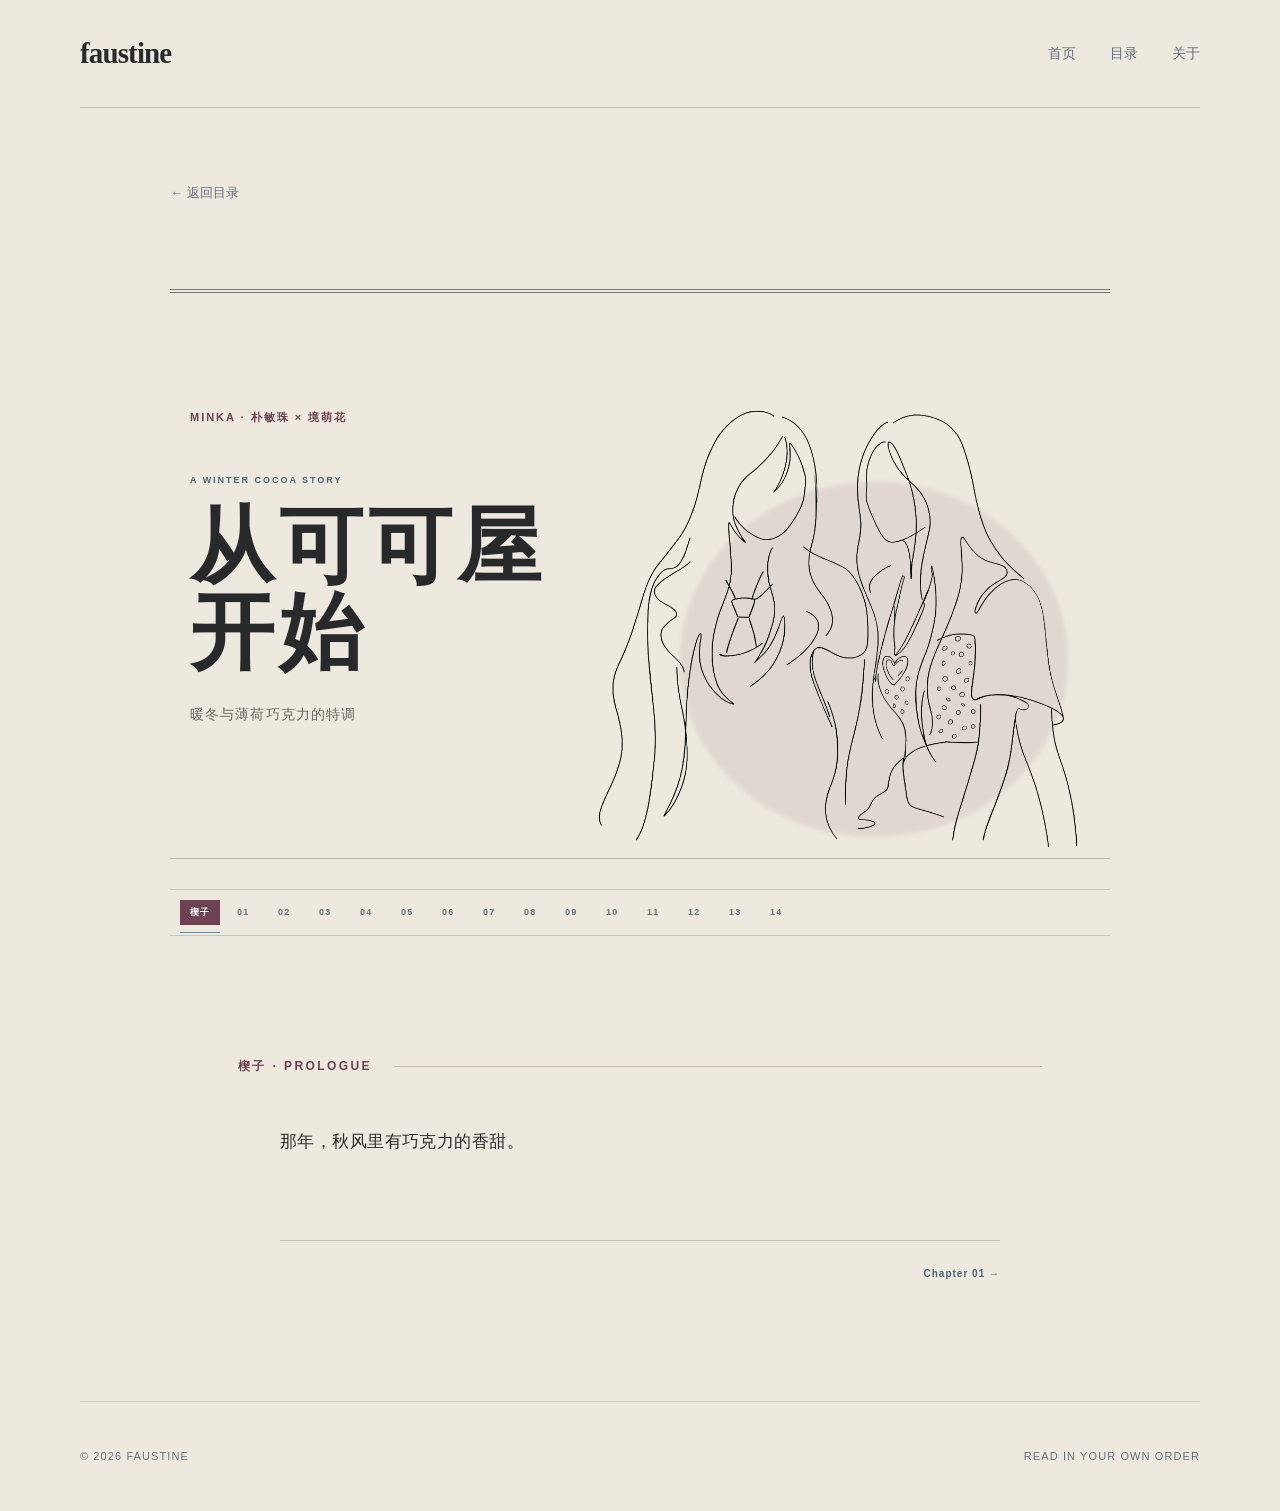
<file: posts/cocoa-house.html>
<!doctype html>
<html lang="zh-CN">
<head>
  <meta charset="utf-8">
  <meta name="viewport" content="width=device-width, initial-scale=1">
  <meta name="description" content="faustine 的 minka 同人作品《从可可屋开始》。">
  <title>从可可屋开始 — faustine</title>
  <link rel="stylesheet" href="../styles.css?v=10">
</head>
<body class="cocoa-story">
  <header class="site-header">
    <a class="brand" href="../index.html">faustine</a>
    <nav aria-label="主要导航"><a href="../index.html">首页</a><a href="../archive.html">目录</a><a href="../about.html">关于</a></nav>
  </header>
  <main class="article-shell cocoa-shell">
    <a class="back" href="../archive.html">← 返回目录</a>
    <header class="cocoa-hero">
      <div class="cocoa-title">
        <p class="pairing">minka · 朴敏珠 × 境萌花</p>
        <p class="story-edition">a winter cocoa story</p>
        <h1>从可可屋<br>开始</h1>
        <p class="dek">暖冬与薄荷巧克力的特调</p>
      </div>
      <figure class="cocoa-portrait">
        <img src="../assets/minka-line-art-v2.png" alt="两位主人公的完整黑色线稿插画">
      </figure>
    </header>
    <nav class="chapter-ribbon" aria-label="章节导航"><a href="#prologue" data-chapter="prologue">楔子</a><a href="#chapter-01" data-chapter="chapter-01">01</a><a href="#chapter-02" data-chapter="chapter-02">02</a><a href="#chapter-03" data-chapter="chapter-03">03</a><a href="#chapter-04" data-chapter="chapter-04">04</a><a href="#chapter-05" data-chapter="chapter-05">05</a><a href="#chapter-06" data-chapter="chapter-06">06</a><a href="#chapter-07" data-chapter="chapter-07">07</a><a href="#chapter-08" data-chapter="chapter-08">08</a><a href="#chapter-09" data-chapter="chapter-09">09</a><a href="#chapter-10" data-chapter="chapter-10">10</a><a href="#chapter-11" data-chapter="chapter-11">11</a><a href="#chapter-12" data-chapter="chapter-12">12</a><a href="#chapter-13" data-chapter="chapter-13">13</a><a href="#chapter-14" data-chapter="chapter-14">14</a></nav>
    <article class="article-content story-content cocoa-content">
      <section class="story-chapter" data-chapter-panel="prologue" aria-labelledby="heading-prologue"><div class="chapter-mark"><span id="heading-prologue">楔子 · prologue</span></div><p>那年，秋风里有巧克力的香甜。</p><nav class="chapter-turn" aria-label="翻页"><span></span><a class="chapter-next" href="#chapter-01">Chapter 01 →</a></nav></section><section class="story-chapter" data-chapter-panel="chapter-01" aria-labelledby="heading-chapter-01"><div class="chapter-mark"><span id="heading-chapter-01">Chapter 01</span></div><p>十月的风已经有些凉意。街道两旁的银杏树落下大片浅黄的叶子，被风卷着，打在路人的鞋边。</p><p>朴敏珠从出版社走出来，眼镜因为长时间盯着稿件而微微发酸，她摘下眼镜，抬手揉了揉太阳穴，脚步不自觉地放慢。路上她注意到街角新开的甜品店，橱窗里亮着暖黄色的灯，店的招牌上写着可可屋。</p><p>她推门进去时，门口的风铃轻轻响了一声，环视了一圈发现装修是暖色调，很温馨的风格。</p><p>境萌花正在柜台后系着围裙，听见动静立刻抬起头，眼睛亮晶晶的。</p><p>“欢迎光临。”</p><p>她用韩语说，带着些许生涩的口音，但语气轻快。</p><p>朴敏珠嗯了一声，视线扫过展示柜里整齐摆放的蛋糕，最终还是指向边上最普通的那块巧克力塔。</p><p>“要那个吧。”</p><p>境萌花眼神一闪，有些意外，但是还是点了点头。她端过来的时候，在盘子里顺带放了一块薄荷巧克力。</p><p>“这个是今天本店的新口味，可以试试看。”</p><p>朴敏珠沉默地看了看，说了声谢谢，低头咬了一口。</p><p>几秒后，她眉头轻蹙。</p><p>“这是牙膏吗？”</p><p>境萌花愣了一下，随即瞪圆眼睛。</p><p>“什么牙膏啊，这是薄巧。而且要是说牙膏，也是牙膏像薄巧才对呢！”</p><p>那股认真辩解的劲儿让朴敏珠抬起眼，很快的扫了那人一眼，看见了她胸口的姓名牌。</p><p>境萌花。</p><p>下面标注着罗马音 sakaimoka。</p><p>moka 萌花。</p><p>而境萌花现在站在暖黄色的灯光下，脸颊因为激动辩解泛着红意，手还攥着粉色的围裙。</p><p>日本人吗，有点可爱。她想说点什么，却只是抿了抿唇，低下头继续吃巧克力塔。</p><p>境萌花抱着手臂，低声嘟囔着。</p><p>“真是完全不懂薄巧的浪漫。”</p><p>朴敏珠没有接话，只是把剩下的巧克力塔吃得干干净净。</p><p>她起身时半扎的马尾松开了，皮筋掉在了地上，长发顺着肩线垂落，推门而出的瞬间，风铃叮当地响了一声。</p><p>一阵微凉的风跟着灌进来，混着她身上若有若无的婴儿粉香，落在空气里，飘到境萌花的鼻子里，久久没有消散。</p><p>境萌花怔了怔，忍不住回头望向门口，又看了看地上的皮筋。她自己都没意识到，玻璃上的倒影把她的神情衬得有些出神。</p><p>◇   ◇   ◇</p><p>傍晚的风带着秋天特有的凉意，可可屋依旧亮着暖黄色的灯。</p><p>境萌花正在擦拭柜台，听见门铃声响起的时候动作顿了一下。</p><p>走进来的那个熟悉的身影，是朴敏珠。她依旧穿着那身利落的黑色大衣，发丝因为风吹有些凌乱，眉眼里透着一整天的疲惫。</p><p>境萌花不由自主直起身子，声音比平时轻快了些：“还是巧克力塔吗？”</p><p>朴敏珠看了她一眼，微微点头。</p><p>境萌花转身去准备甜点。再次靠近时朴敏珠时，那股淡淡的香味再次被她捕捉到。婴儿粉似的木棉香，很干净。和这个人一样。</p><p>她将甜点放到桌上时，忍不住多问了一句。</p><p>“你每天都要吃巧克力吗？”</p><p>朴敏珠点点头。</p><p>“习惯了。”</p><p>境萌花没再追问。只是看着她安静地切下一小块蛋糕，忽然生出一种说不清楚的感觉。</p><p>境萌花觉得这世界上最幸福的事情就是看着别人吃下自己亲手做的甜点。于是她才开了这家甜品店，自己也酷爱薄巧，但是觉得取薄巧屋会让人误会是以薄巧为主题的店铺，于是取名叫可可屋。</p><p>境萌花在柜台后忙碌，余光却忍不住时不时飘向那张靠窗的位置。朴敏珠坐在那里，安静得像是和外面的世界隔开了。她吃东西时很认真，仿佛盘子里的甜品是什么神圣之物一样。</p><p>不知道为什么，境萌花心里忽然冒出一个念头。</p><p>她犹豫了一下，还是切下一块薄荷巧克力，放到小碟子里，端到桌前。</p><p>“再试试这个。”</p><p>她笑着推过去，眼神里带着点挑战的意味。</p><p>“你上次没有好好品尝，所以说得一点都不对。”</p><p>朴敏珠抬眸，眼神落在她脸上几秒，才拿起叉子，很配合地尝了一口。</p><p>几秒后，她的眉心像之前那样微微皱起。</p><p>“还是牙膏味。”</p><p>境萌花呼吸一滞，立刻瞪圆眼睛反驳道。</p><p>“才不是！薄巧，这是薄巧不是牙膏，你吃起来难道不会觉得很清爽吗？”</p><p>“像是在刷牙般的清爽。”</p><p>朴敏珠的语气平淡至极，却偏偏带着点不动声色的揶揄。</p><p>境萌花一下子噎住，过了两秒才反应过来，气呼呼地。</p><p>“你就是不懂薄巧的浪漫。”</p><p>她又顿了顿，从围裙兜里掏出了上次朴敏珠掉在地上的皮筋。</p><p>“你的皮筋，上次落在这里了，这回可收好了喔。”</p><p>“好，谢谢。”</p><p>朴敏珠低下头，把皮筋套在了手腕上，继续吃手里的巧克力塔。</p><p>境萌花转身的一瞬间，好像感觉到了那个人嘴角轻微的笑意。</p><p>◇   ◇   ◇</p><p>夜色渐深，可可屋的灯光在玻璃窗上映出柔和的光晕。</p><p>境萌花收拾好最后一张桌子，回过神时才发现那个靠窗的位置上只剩下一个空盘。巧克力塔早已吃得干干净净，甚至连薄荷巧克力也少了一半。</p><p>她愣了愣。</p><p>门口的风铃轻轻晃动，朴敏珠的身影早已经消失在秋夜里。桌上留着一张叠得整整齐齐的纸巾，上面压着硬币，静静地放着。</p><p>境萌花走过去，拿起硬币和那张纸巾，仿佛还能触碰到她的余温。</p><p>她低下头笑了一下，自己也不知道为什么会笑，只是笑意轻微，久久没有散去。</p><nav class="chapter-turn" aria-label="翻页"><a class="chapter-prev" href="#prologue">← 楔子 · prologue</a><a class="chapter-next" href="#chapter-02">Chapter 02 →</a></nav></section><section class="story-chapter" data-chapter-panel="chapter-02" aria-labelledby="heading-chapter-02"><div class="chapter-mark"><span id="heading-chapter-02">Chapter 02</span></div><p>雨从傍晚就开始落，细细密密的，把整条街都罩进一层灰蒙蒙的潮气里。</p><p>境萌花在后厨给巧克力做回温，温度计的红线刚稳在理想区间，冷藏柜忽然发出一阵短促的咔嗒声，紧接着是一阵不祥的安静。她下意识打开门，一股不应该出现的暖意扑面而来。</p><p>……不要在这时候出问题啊。</p><p>她把门关上又开，反复好几次还是不行，只好打了维修电话。对方在雨声里抱歉地说维修的话要等明天早上了。桌上那盆刚调好的甘纳许还带着光泽，可再过二十分钟，它就会失去最好的风味和形态。</p><p>境萌花的目光落到收银台角上的一张白底黑字的名片上。</p><p>朴敏珠。</p><p>出版社编辑。</p><p>联系电话和kkt账号一并印着。</p><p>她叫敏珠吗。</p><p>那张名片是昨天留下的。朴敏珠来取走一块给同事的生日蛋糕，结账时把名片压在甜点单下，说如果之后境萌花想预约她试吃新品的话，可以直接联系她。</p><p>境萌花有点忙，当时把它收在抽屉里也忘了看，没想到用上的会是这样的理由。</p><p>她犹豫了三秒，还是拿起手机发出第一条短信：“我是可可屋甜品店的境萌花…就是给你薄巧的那位。店里的冷藏突然坏了，有一盆巧克力要紧急冷藏。你……住在附近吗？可以借用一下冰箱吗？只放一晚，明天一早我就拿走。”</p><p>消息发出去不到半分钟，屏幕亮了一下。</p><p>我在附近。可以。地址发你。</p><p>不一会儿后面还加了一句：路上小心。</p><p>境萌花回了谢谢就套上外套，把甘纳许装进保温箱走向门外，推门时风铃被雨气一激，响得比平时更清脆些。</p><p>朴敏珠住在后街的一栋旧公寓里，但是楼道很干净，墙上贴着一些字迹模糊的老广告。她站在门口，开门的瞬间，境萌花闻到那股熟悉的香味。</p><p>“进来吧。”</p><p>朴敏珠侧身给她让路。</p><p>玄关摆着一排整齐的鞋，拖鞋靠着墙对齐，客厅不大，书倒是占了大半。茶几上叠着两份标了红笔的样稿，边角处压着一小块巧克力包装纸。</p><p>“冰箱在这边。”</p><p>她走在前面，打开厨房的灯。</p><p>境萌花一边把保温箱放到桌子上一边说。</p><p>“麻烦你了。真的很着急，不然就得重做了。”</p><p>“没关系。”</p><p>朴敏珠站在一侧，看境萌花把不锈钢盆小心地推进冷藏室最上层。</p><p>“上面温度更合适一点。”</p><p>境萌花点点头，一个不小心没站稳，手去撑冰箱门的时候手背被磕了一下。她想抽回手，却被冰箱门里整齐排着的纸盒吸引住了。</p><p>全是巧克力牛奶。</p><p>她轻声感叹了一声，回头看向朴敏珠。</p><p>“你确定你是成年人吗？”</p><p>朴敏珠像是被戳中了什么小秘密似的撇了撇嘴，她没否认些什么。</p><p>“习惯了。加班回家喝一口，心情会好一点。”</p><p>境萌花忍住笑，点了点头，视线又落回那一排纸盒上，忍不住补了一句。</p><p>“那你今天表现得很……成熟。”</p><p>“哪里？”</p><p>“愿意借冰箱给别人。”</p><p>境萌花认真地说完，自己也觉得好笑。</p><p>“你不是别人。”</p><p>“那我是什么？”</p><p>“常客。”她说。</p><p>境萌花哦了一声，觉得这两个字落在心里，出乎意外的有些重量。</p><p>她把保温箱收好，回头时，朴敏珠已经从抽屉里拿出一个小药盒，示意她伸手。</p><p>“刚才你没站稳的时候碰到了。”</p><p>她指了指境萌花手背上一道浅浅的红痕。</p><p>“涂一点药就好。”</p><p>其实这本来不需要谁来处理的。隔着雨声和灯光，朴敏珠的动作显得很慢，像是怕弄疼她一样。药膏的凉气贴在皮肤上，混进朴敏珠身上的香味里，安安静静的。</p><p>“谢谢。”</p><p>“没事。”</p><p>朴敏珠应了一声，把小药盒扣好放回抽屉。她又忽然想起什么似的，从另一个柜子里抽出一袋巧克力牛奶，放进煮锅里加热好递过来。</p><p>“回去的路上带着吧。外面很冷。”</p><p>境萌花看着那袋牛奶，忍不住笑起来。</p><p>“所以你真的像小朋友。”</p><p>“你要是不喝就还我。”</p><p>“喝。”</p><p>境萌花把牛奶塞进口袋，往门口走了一步，又回头。</p><p>“谢谢你，敏珠xi。我明天一早来拿。”</p><p>“早上我不在，你自己开门拿吧。”</p><p>朴敏珠把一串银色的备用钥匙放到手心，像是意识到什么似的，又换了句更谨慎的说法。</p><p>“或者你发消息，我回来给你开门。”</p><p>境萌花愣了一下，没接钥匙，斟酌了一下。</p><p>“那还是我给你发消息吧，麻烦了。”</p><p>她换鞋的时候，大门被风轻轻顶了一下，外面的雨声近了。朴敏珠替她拉住门，淡淡的木棉香又一次从衣袖边缘落下来，飘进境萌花的鼻子里。</p><p>“路上小心。”</p><p>“好。”</p><p>◇   ◇   ◇</p><p>回到店里的时候，雨比出门时更密。境萌花把卷帘门拉下半截，靠在玻璃后叹了一口气。她从口袋里摸出那袋温热的巧克力牛奶，用嘴撕了个口。</p><p>牛奶滑入口中的第一秒甜得直接。在朴敏珠家里被涂上药膏的凉气伴随着那股木棉香一起，在心口和喉头停了一下。</p><p>她不知道要把这种感觉叫成什么。</p><p>有点奇怪啊……</p><nav class="chapter-turn" aria-label="翻页"><a class="chapter-prev" href="#chapter-01">← Chapter 01</a><a class="chapter-next" href="#chapter-03">Chapter 03 →</a></nav></section><section class="story-chapter" data-chapter-panel="chapter-03" aria-labelledby="heading-chapter-03"><div class="chapter-mark"><span id="heading-chapter-03">Chapter 03</span></div><p>午后的可可屋里弥漫着香气。烤箱吐出热气，窗台上的玻璃罐里装着杏仁和榛子，阳光落在糕点顶端的糖粒上，折射出一层细碎的亮光。</p><p>下班的时间到了，朴敏珠推门进来。境萌花正把一盘温热的可可蛋糕从烤箱里端出来，见到人，习惯性地直起身。</p><p>“敏珠xi，今天要巧克力塔还是？”</p><p>“今天都可以。不过你昨天提到的新研发的薄巧……”</p><p>境萌花眼睛亮了一下。她把早就准备好的小盒子拿出来，打开后里面是薄薄一片黑巧，中间夹着一条清新的薄荷酱，巧克力边缘像是精心修过边一样，过分的干净。</p><p>“这个是用稍微更苦一点的黑巧做的底。”</p><p>境萌花把小叉子递过去。</p><p>“我知道之前的那些你嫌齁得慌。”</p><p>朴敏珠低头看了一下，还是尝了一口。她的眉心没有像往常那样立即皱起来，而是很小幅度地动了一下。</p><p>“怎么样？”</p><p>“还是有牙膏的影子。但这次比较像……刚换的新牙膏，包装更好看。”</p><p>境萌花瞪她两秒，最后没忍住笑出来。</p><p>“你说话为什么总是这么——”</p><p>“准确？”</p><p>“讨人厌。”</p><p>境萌花改口，但语气一点也不像她说的那样，甚至带着一点被逗笑后的无奈。</p><p>朴敏珠没有辩解，视线落到柜台后的黑板上，上面写着当天的甜点和一句小字：“今日推荐：薄巧·そよ風”。字是境萌花写的，收笔处有一点点顿挫。</p><p>“这个词是什么意思？”</p><p>“噢，这个日文啊。微风的意思。”</p><p>“微风。”</p><p>朴敏珠重复了一遍。</p><p>“像书里的人名。”</p><p>“哪本书？”</p><p>境萌花扶着黑板，看过去。</p><p>朴敏珠报出一个不太有名的短篇集。境萌花没听过，眨了眨眼。</p><p>“你可以借给我看看吗？”</p><p>“可以。下次带来。”</p><p>境萌花忽然想起点什么，从围裙口袋里把便签掏出来，小心地摊平。在便签的背面，她拿记号笔写下：</p><p>朴敏珠借：×××短篇集。归还：薄巧·微风一盒。</p><p>朴敏珠看着那行字，轻轻地笑了笑。</p><p>“这算什么？借书证？”</p><p>“作为常客的特权吧。还有，今天的巧克力牛奶我请你。我们打平手。”</p><p>朴敏珠看向收银台上摆着的两盒巧克力牛奶，她没拿牛奶，反而把钱包抽出一张纸币压在便签上。</p><p>“今天我请你。刚刚那盒薄巧我会带走。”</p><p>境萌花怔了一下。</p><p>“你不是不喜欢吗？”</p><p>“不是所有不喜欢的东西都不能带走。”</p><p>朴敏珠指了指境萌花的眉心。</p><p>“有时候是为了让做它的人别皱眉。”</p><p>境萌花一时间没出声。她本想笑，但最后只是轻轻点头，把那盒薄巧装进一个小巧的纸袋里。</p><p>柜台后面的时钟跳了一格。朴敏珠忽然像是想起什么，从包里取出两枚浅蓝色的的耳塞放到桌子上。</p><p>“你回家睡觉时戴着。隔壁要装修，噪音会很大。”</p><p>“你怎么知道我住在隔壁那条街？”</p><p>“昨天看见你推保温箱的方向了。”</p><p>境萌花盯着她看了两秒，低声噢了一下，没再多问。她把纸袋递过去，指尖碰到朴敏珠的掌心，触感温热。那股木棉香靠近时又轻轻环绕着她，这一次，境萌花没有立刻松手。</p><p>“谢谢你，敏珠。”</p><p>“应该的。”</p><p>朴敏珠没有反对她自己叫自己名字。</p><p>两人几乎同时收回手。动作连同空气里那点微妙的停顿，弥漫在两个人的心中。</p><p>◇   ◇   ◇</p><p>晚上九点，甜品店的卷帘门缓缓落下。可可屋后厨亮着一盏小小的灯。境萌花把一袋三文鱼放在台面上。</p><p>三文鱼对她来说并不陌生。作为日本人，从小到大她吃过无数种做法：握寿司、刺身、炙烤、味噌汤……甚至早餐时，母亲也会在白米饭上放一片盐烤三文鱼。这是她从小记得的味道，也是家的味道。</p><p>可今晚不同。她要做的是朴敏珠可能会喜欢的三文鱼盖饭。</p><p>知道这个消息并不难，那天朴敏珠在打电话的时候，她隐隐约约地听看见了什么三文鱼最棒，这样的话。</p><p>那三文鱼盖饭肯定也会喜欢吧？境萌花是抱着这样的心理来做的。</p><p>她淘完米把米放进电饭煲，在煮饭的时间里，她把三文鱼切成厚度均匀的薄片。</p><p>米饭出锅时，蒸汽带着淡淡的甜香。境萌花把米饭盛进碗里，轻轻铺平，再将三文鱼片一片片盖上去。颜色由橘红到淡粉。</p><p>她犹豫了一下，又切了一些牛油果片，撒上芝麻。最后在一旁放上芥末和酱油，动作比做甜品还要认真。</p><p>这样才更像一份完整的饭。她满意的看着自己的杰作。</p><p>盖好碗的时候，她忽然想起昨天朴敏珠说过的一句话。</p><p>“不是所有不喜欢的东西都不能带走。”</p><p>她咬着唇笑了一下，把碗盖好装进便当盒，然后在盒子外面系上一条细细的麻绳，打结时手指被勒出浅浅的痕迹。</p><p>她盯着那条痕迹愣了几秒，低声呢喃着。</p><p>“希望你真的会喜欢。”</p><p>◇   ◇   ◇</p><p>今天的可可屋安静得很，烤箱的余温已经散去。</p><p>朴敏珠推门进来的时候，境萌花正低头在小黑板上写着点什么。听到铃声，她抬头，笑容来得比平时更快一些。</p><p>“朴敏珠。”</p><p>她叫全名时，心里忽然有点紧巴巴的。</p><p>朴敏珠有点惊讶的看了她一眼，又走到熟悉的靠窗座位，脱下外套挂在椅背。</p><p>“怎么了？”</p><p>境萌花走过去，把一个便当盒放到她面前。</p><p>“今天没有新品。但是给你准备了别的。”</p><p>朴敏珠抬眼，视线落在便当盒上，没立刻开口。</p><p>“这是？”</p><p>“你不是说喜欢三文鱼吗？”</p><p>境萌花顿了顿，故作自然。</p><p>“我给你做了三文鱼盖饭。”</p><p>空气安静了一秒。</p><p>像是朴敏珠在思考自己什么时候和境萌花说过自己喜欢三文鱼。</p><p>朴敏珠伸手，慢慢揭开盖子。蒸汽里，三文鱼片整齐地铺在白米饭上，橘红色的鱼肉透着光泽，点缀的牛油果和芝麻让整碗饭看起来清爽又温暖。</p><p>她拿起筷子，动作比往常更慢。第一口送进嘴里时，表情几乎没什么变化，只是停顿了一瞬。</p><p>“怎么样？”</p><p>境萌花盯着她，声音比自己想象得更紧张。</p><p>朴敏珠放下筷子，看着碗里剩下的饭，才开口。</p><p>“很好吃。”</p><p>境萌花鼓起嘴。</p><p>“就这样？评价也太敷……”</p><p>“像书里的一句话。没有太多修饰，却能让人记得很久。”</p><p>境萌花怔怔地看着她。直到她又吃下一口，动作带着那股认真劲儿。</p><p>“我真的很喜欢。”</p><p>朴敏珠补了一句，看着对面的境萌花。</p><p>境萌花忽然觉得脸有点热。她低头把围裙的带子绕在手指上，一圈一圈地。</p><p>“那你以后想吃的话，可以再说。”</p><p>“好。”</p><p>朴敏珠点头。</p><p>“做便当辛苦了。”</p><p>空气里混着米饭的甜香，让境萌花忽然有一种很奇怪的心绪。</p><p>她没去细想，只是看着朴敏珠一口一口吃完，心底轻轻地松了一口气。</p><nav class="chapter-turn" aria-label="翻页"><a class="chapter-prev" href="#chapter-02">← Chapter 02</a><a class="chapter-next" href="#chapter-04">Chapter 04 →</a></nav></section><section class="story-chapter" data-chapter-panel="chapter-04" aria-labelledby="heading-chapter-04"><div class="chapter-mark"><span id="heading-chapter-04">Chapter 04</span></div><p>周末的市场比平日更热闹。摊位前人来人往，塑料布被风吹得噼里啪啦的响。</p><p>境萌花拎着篮子，停在一处鱼摊前。新鲜的三文鱼整齐地排在冰块上，颜色明亮。她刚弯腰准备挑选，肩边忽然传来一个安静的声音。</p><p>“这一条。”</p><p>她抬头，正对上朴敏珠的目光。</p><p>“你怎么会在这儿？”</p><p>境萌花有些意外。</p><p>“出版社离这边不远。”</p><p>境萌花盯了几秒，笑了出来。</p><p>“看来你比我还会挑。”</p><p>“颜色要均匀，脂肪不能太多。”</p><p>境萌花觉得有趣，挑眉打趣着。</p><p>“原来你对吃这么有研究。”</p><p>“我只是喜欢三文鱼……和巧克力。”</p><p>篮子里很快多了一袋品质优良的三文鱼，境萌花犹豫了一下，还是开口问。</p><p>“要不要一起？我正好要去买甜点的新材料。”</p><p>朴敏珠看着她，点了点头。</p><p>◇   ◇   ◇</p><p>境萌花在水果摊前停下，认真挑着草莓。</p><p>她递了一颗过去。</p><p>“帮我试试甜不甜。”</p><p>朴敏珠接过，低头咬了一口。红色的汁水在唇边晕开，她抬眼时，境萌花正看着自己。</p><p>“甜。”</p><p>境萌花忽然有点慌，赶紧把剩下的草莓装进袋子，耳尖悄悄泛红。</p><p>走到香料摊时，她又顺手拿起一小瓶薄荷精油，递到朴敏珠面前。</p><p>“要不要闻闻？”</p><p>朴敏珠接过，打开瓶盖，刚凑近便轻轻皱眉。</p><p>“还是像牙膏。”</p><p>境萌花笑出声，伸手把瓶子夺回来。</p><p>“你真是没救了，遇见薄荷就说牙膏。”</p><p>摊主看着她们打趣，忍不住也笑，境萌花觉得这样的气氛比任何时候都要轻快。</p><p>“下次还能陪我来吗？”</p><p>她开口问了一句。</p><p>“好。”</p><p>◇   ◇   ◇</p><p>回到甜品店，天色已经暗下来。境萌花把买回来的食材逐一分类。朴敏珠站在柜台边，看她忙碌，感觉自己有点无所事事。</p><p>“需要帮忙吗？”</p><p>“你会做甜点吗？”</p><p>境萌花挑眉。</p><p>“不会。”</p><p>“那就帮我试味道吧。”</p><p>境萌花递过去一小勺新调好的慕斯，眼神期待。</p><p>“有点苦。”</p><p>“这是我故意做的。”</p><p>境萌花解释着。</p><p>“因为巧克力太甜了，加一点苦味会更平衡。”</p><p>朴敏珠点头，慢慢咽下去，最后抬眼看向境萌花。</p><p>“我喜欢。”</p><p>简单的三个字，却让空气忽然静了一瞬。</p><p>境萌花手里还拿着打蛋器，心口却没由来地一紧。</p><p>“你别什么都说喜欢。”</p><p>“我只会对喜欢的东西说喜欢。”</p><p>境萌花的耳尖热得厉害。她想笑，却怎么也笑不出来。</p><p>那天晚上，她一个人关掉店里的灯时，忽然觉得空气都不一样了。</p><p>可可屋好像不只是她的空间了。朴敏珠的影子、气味、和那句“我只会对喜欢的东西说喜欢”，都已经悄无声息的留在这里了。</p><nav class="chapter-turn" aria-label="翻页"><a class="chapter-prev" href="#chapter-03">← Chapter 03</a><a class="chapter-next" href="#chapter-05">Chapter 05 →</a></nav></section><section class="story-chapter" data-chapter-panel="chapter-05" aria-labelledby="heading-chapter-05"><div class="chapter-mark"><span id="heading-chapter-05">Chapter 05</span></div><p>秋天的夜风吹得街角的灯影摇晃。</p><p>境萌花关店时，无意间透过玻璃窗，看见街对面有个熟悉的身影。</p><p>是朴敏珠。</p><p>她正和一个同事模样的男人并肩走着。男人手里拎着一袋超市的三文鱼，两人说着什么，神情看起来很自然。</p><p>境萌花盯了一会儿，手里的钥匙轻轻一滑，掉在地上发出一声脆响。</p><p>她弯腰去拾起，抬头时，那两个人的身影已经拐进街角。</p><p>那一晚，她第一次觉得甜品的香气有些恼人。</p><p>◇   ◇   ◇</p><p>第二天，朴敏珠照常推门进来。</p><p>境萌花正在擦柜台，动作比往常更慢。直到那股木棉香靠近，她才抬头。</p><p>“今天还是巧克力塔吗？”</p><p>她的声音比平时轻了一点。</p><p>“今天换个别的。新的薄巧吧。”</p><p>境萌花怔了怔。她把小碟推过去，目光没敢停留太久。</p><p>“还是有牙膏的味道。”</p><p>境萌花忍不住瞪了她一眼。</p><p>“那你为什么还要点？”</p><p>“因为是你做的。”</p><p>空气忽然静下来。</p><p>境萌花心里一紧，想起昨晚的画面，忍不住问她。</p><p>“昨天晚上你和谁一起走的？”</p><p>“同事。”</p><p>境萌花哦了一声，不再追问。她转身要走时，身后传来一句极轻的声音。</p><p>“你很在意。”</p><p>不是疑问，是陈述，是像在读稿子时下的一个批注。平静，却准确。简单的四个字字就这样一下一下地敲打着境萌花的心脏。</p><p>境萌花的脚步停了一瞬。她没有回头，而是低下头把手里的抹布攥得更紧了些，指节因为用力，泛起一点白。</p><p>“谁让你总是这样。”</p><p>话落下去，她自己也说不清是什么意思。只是觉得胸口有点闷闷的。</p><p>柜台上的盘子里，薄巧还剩下一小块。朴敏珠没有再动，只是安静地坐着。窗外的风吹过，带动风铃轻轻响了几声。</p><p>◇   ◇   ◇</p><p>晚上过了九点，街道上只剩下零星的行人。境萌花拉下卷帘门时，听见背后传来一声轻轻的脚步声。</p><p>“走吧。”</p><p>朴敏珠站在路口，手里提着一只空袋子，她顺手带走了店里剩下的薄巧。</p><p>境萌花走过去，把围裙随意挂在臂弯。两人并肩走在街道上，一直沉默着。</p><p>风有点大，吹的树叶沙沙作响。境萌花把手缩进袖口，余光忍不住落在旁边。</p><p>朴敏珠的侧脸在灯光下隐隐约约地。夜色里，那股淡淡的木棉香比白天更明显，混着秋风，一点点散开。</p><p>走到十字路口时，红灯亮起。她们并肩停下。</p><p>境萌花低下头，盯着脚尖，不知道为什么心跳比平时还要快一些。灯光映在地上，她们两个的影子落得很近，几乎要重叠。</p><p>“昨天……”</p><p>境萌花抬眼看着对方，她知道朴敏珠想说什么。</p><p>“我只是和同事一起。”</p><p>朴敏珠的语气故作平淡，但在境萌花这里听起来更像是特意解释。</p><p>她原本还想说什么，最后却只是点了点头。</p><p>绿灯亮起。两人同时迈步。境萌花的袖口被风吹起一角，下一秒，她感觉指尖轻轻碰到了什么东西。</p><p>是朴敏珠的手背。</p><p>只是短暂的擦过，却让她心口一紧。</p><p>她没有躲开，也没有伸出手去抓住。只是让那份触感停留在指尖的记忆里，像是一颗被埋进土里的种子。</p><p>谁都没说话。</p><p>“回去吧，太冷了，站久了会感冒的。”</p><p>朴敏珠打破了沉默。</p><p>“嗯。”</p><p>她看着朴敏珠转身，背影在夜色里被灯光拉长。那股淡淡的香气似乎还留在身边，她忍不住深吸了一口气。</p><p>晚安。她在心里默念。</p><nav class="chapter-turn" aria-label="翻页"><a class="chapter-prev" href="#chapter-04">← Chapter 04</a><a class="chapter-next" href="#chapter-06">Chapter 06 →</a></nav></section><section class="story-chapter" data-chapter-panel="chapter-06" aria-labelledby="heading-chapter-06"><div class="chapter-mark"><span id="heading-chapter-06">Chapter 06</span></div><p>初冬的风更冷了，街边的银杏叶也落得差不多了。</p><p>那天晚上，甜品店的灯熄得比往常更晚。境萌花把最后一盘烤好的布朗尼取出，热气氤氲在空气里。她刚摘下手套，就听见门口的风铃轻轻响了一声。</p><p>“还没关店？”</p><p>朴敏珠站在门口，呼出的气白白的。手里提着一只文件袋，应该是刚下班。</p><p>“试新配方。”</p><p>境萌花把布朗尼切成小块，随手推到她面前。</p><p>“喏，帮我尝尝看。”</p><p>朴敏珠脱下手套，拿起一块放入口中，细细品尝了一会，她点点头。</p><p>“口感很好，比上次的更软。”</p><p>境萌花抿嘴笑了一下。</p><p>“看来你现在是我的固定试吃员了。”</p><p>“我的荣幸。”</p><p>◇   ◇   ◇</p><p>后来，这样的画面成了习惯。</p><p>有时候是朴敏珠带来出版社里剩下的样刊，坐在靠窗的位置一页页翻看修改。境萌花就在对面试做新的甜点，中途会把小碟推过去，不多说话，只等她轻声评价一句“甜度刚好”或“苦味合适”。</p><p>有时候是境萌花收店太晚，朴敏珠顺路来接，替她拎走沉重的食材袋子。她们并肩走在街上，鞋底踏过路面的声音在夜里一前一后，偶尔擦肩时，谁都没有刻意避开。</p><p>某天夜里，境萌花做了一份新的提拉米苏。她小心地把可可粉撒上去，推到朴敏珠面前。</p><p>“给，试试这个。”</p><p>朴敏珠低头尝了一口，唇边沾上了一点可可粉。境萌花看见了，也不知道自己突然犯什么毛病，没敢提醒，只是愣了一瞬，转身去整理台面。</p><p>直到她听见椅子轻轻挪动的声音。回头时，朴敏珠已经抽了纸巾安静地擦掉唇角的可可粉。</p><p>境萌花心里却忽然乱了一拍。</p><nav class="chapter-turn" aria-label="翻页"><a class="chapter-prev" href="#chapter-05">← Chapter 05</a><a class="chapter-next" href="#chapter-07">Chapter 07 →</a></nav></section><section class="story-chapter" data-chapter-panel="chapter-07" aria-labelledby="heading-chapter-07"><div class="chapter-mark"><span id="heading-chapter-07">Chapter 07</span></div><p>初雪落下的前一天，空气里已经有了锋利的寒意。</p><p>晚上，甜品店打烊得很早。境萌花把灯一盏盏熄掉，迟迟没有锁门。她记得今天朴敏珠在赶一份校稿，可能要加班到很晚。</p><p>十点过后，街道安静得只剩下风声。境萌花裹着围巾往出版社的方向走去。</p><p>灯还亮着。透过落地窗，她看见朴敏珠低着头，身边摊满了稿纸。她单手撑着额角，神情专注，但是也藏不住倦意。桌上那杯咖啡不冒热气了，应该是已经凉透了。</p><p>境萌花敲了敲窗。</p><p>朴敏珠抬头，显然愣了一下。直到她走进办公室，空气里才多了一丝熟悉的甜味。</p><p>“你怎么来了？”</p><p>“路过。”</p><p>境萌花随口说，提起手里的保温袋放在桌子上。</p><p>“给你带了点热乎的。”</p><p>她把袋子放下打开，是一份三文鱼盖饭和一瓶巧克力牛奶。热气散开时，空气里混杂着米香与牛奶的甜。</p><p>朴敏珠没有立刻去拿那些吃的，只是静静看着。过了片刻，她才说。</p><p>“你不该特意来的。”</p><p>境萌花拿起勺子递过去。</p><p>“可是我已经来了，你就吃吧。”</p><p>吃饭的间隙，两人谁都没多说话。空气里只有勺子碰到便当盒的声音和外头的风声。</p><p>境萌花托着下巴看朴敏珠，忽然注意到她的指节因为长时间握笔而微微发红。</p><p>她几乎是下意识地伸手覆上去。一阵凉意传来。</p><p>朴敏珠一怔，缓缓的把头转向境萌花。</p><p>“你的手很冷。”</p><p>境萌花轻声说。她想松开，却没有做到。</p><p>又安静了很久。</p><p>最后，还是朴敏珠轻轻收回了手。</p><p>“饭要凉了。”</p><p>境萌花笑了一下，没再说什么。</p><p>她离开时，雪已经落下第一片。</p><p>街灯下，白色的光影轻轻飘落，又很快消失在地面。境萌花抬头望着，鼻尖被风吹得通红。</p><p>背后那栋大楼的灯还亮着，透过玻璃，还能看见朴敏珠的身影伏在桌前。</p><p>雪花越落越密，街道被覆上一层薄薄的白。境萌花忽然笑了一下。</p><p>她第一次意识到，有些人已经悄悄住进了自己的冬天。</p><p>◇   ◇   ◇</p><p>第二天清晨，城市的屋顶覆上了一层薄雪。阳光从云层里透下来，把雪地照得刺眼。</p><p>境萌花推开甜品店的门，门口的风铃被冷风吹得发出脆响。她低头看见门前的地面上有两行脚印，从街角一直延伸到门口。</p><p>可可屋前台的桌子上放着一个保温杯。旁边压着一张纸条。</p><p>字迹是朴敏珠的。</p><p>【记得喝】</p><p>境萌花拿起杯子，杯身还温热。她凑近闻到一股淡淡的巧克力香。</p><p>午后，朴敏珠推门进来，身上还带着冷风。境萌花迎上去，眼里闪过一点犹豫，最终还是开口问。</p><p>“晚上……要不要一起走走？”</p><p>朴敏珠愣了一下，目光落在她脸上确认着什么。过了片刻，才点了点头。</p><p>“好。”</p><p>◇   ◇   ◇</p><p>夜色降下时，两人并肩走在雪地里。路灯把影子拉得很长。</p><p>境萌花踩在积雪上，鞋底发出咯吱咯吱的声音。她仰起头回忆着。</p><p>“小时候，下雪就代表能吃到母亲做的盐烤三文鱼。”</p><p>朴敏珠侧过头，看了她一眼。</p><p>“那现在呢？”</p><p>境萌花转过头和她对视，眼睛亮亮，映着路灯的光。</p><p>“现在……代表可以和朴敏珠一起散步。”</p><p>朴敏珠笑了笑，伸出手，把落下她肩膀上的雪花轻轻拂去。</p><p>走到路口时，雪还在落。</p><p>两个人说完明天见就往自己家的方向走。</p><p>境萌花走着走着突然停下脚步，回过头看着朴敏珠的背影渐渐融进灯影里，心里空落落的。</p><p>◇   ◇   ◇</p><p>雪落过后，天气更冷了。可可屋的玻璃上总是会结一层雾，境萌花习惯在早晨开门时，用掌心擦出一个小小的圆。</p><p>某天清晨，她推门进来时，发现玻璃上已经有人写了两个字，字迹规整。</p><p>【早安】</p><p>境萌花笑了一下，没有擦掉，在旁边画了一个小小的笑脸和爱心。</p><p>她猜得出是谁留下的。</p><p>两个人就这样渐渐地在某些事情上生出默契。</p><p>朴敏珠下班时常会拎着一袋新鲜的三文鱼放在柜台，说一句顺路，就安静坐下。境萌花收下，也不拆穿。第二天，她就会做成新的料理，推到她面前。</p><p>有时是三文鱼盖饭，有时是盐烤，有时只是简单的刺身。朴敏珠吃得很认真，不挑剔，只在最后说一句，比上次更好。</p><p>境萌花会轻轻抬起下巴，像是等着夸奖，但又故意装作不在意。</p><p>晚上打烊后，两人还是会并肩走在回家的路上。</p><p>境萌花偶尔会说些关于日本的事情：冬天的祭典、街边的拉面摊、小时候和直到现在还喜欢的薄巧。朴敏珠就听着，很少插话，只在她说到兴奋处时，轻轻地陪她笑着。</p><p>那种笑意很淡，却让境萌花觉得，比任何回应都更重要。</p><p>◇   ◇   ◇</p><p>深冬夜里，风更冷了。境萌花拉紧围巾，却还是被冻得鼻尖发红。</p><p>朴敏珠忽然停下，把手里未拆封的巧克力牛奶递过来。</p><p>“趁热喝。”</p><p>境萌花接过，瓶身还有余温。她抿了一口，甜味在舌尖化开。</p><p>“你自己不喝吗？”</p><p>“买了两瓶。”</p><p>朴敏珠举起那只手，另一瓶静静地握在掌心。</p><p>境萌花没再说什么，低头笑了一下。</p><p>又回到街口时，她们照例停下。</p><p>境萌花轻轻抿唇，抬眼看向对面的人，声音像是在犹豫。</p><p>“以后……你会一直记得给我留一瓶吗？”</p><p>朴敏珠低下头，散下的发丝遮挡住她的脸，境萌花看不见她的表情。</p><p>她没急着回答，抬起了头，伸手轻轻点了点境萌花的鼻尖。</p><p>“会。”</p><nav class="chapter-turn" aria-label="翻页"><a class="chapter-prev" href="#chapter-06">← Chapter 06</a><a class="chapter-next" href="#chapter-08">Chapter 08 →</a></nav></section><section class="story-chapter" data-chapter-panel="chapter-08" aria-labelledby="heading-chapter-08"><div class="chapter-mark"><span id="heading-chapter-08">Chapter 08</span></div><p>周末的黄昏，甜品店罕见地早早收了门。境萌花提着一个小袋子，里面装着刚做好的盐烤三文鱼。</p><p>她没告诉朴敏珠，走到办公室门口。</p><p>敲门声响起时，朴敏珠走上前去开门，对境萌花的到访也不是很惊讶。</p><p>境萌花走进来，把袋子放到桌上时，空气里很快弥漫开了熟悉的香味。</p><p>境萌花看着她拆开饭盒，忍不住笑着调侃。</p><p>“朴敏珠，你是不是上辈子是只棕熊啊？对三文鱼这么执着。”</p><p>朴敏珠动作一顿，抬眼看她。目光呆呆的，却像是被这句话勾住了。</p><p>“棕熊？”</p><p>她重复了一遍。</p><p>“对啊。”</p><p>境萌花托着下巴，掰着手指头说。</p><p>“喜欢鱼，冬天还特别爱吃巧克力牛奶补充能量。不就是棕熊嘛。”</p><p>朴敏珠没有反驳，轻轻咬了一口三文鱼，慢条斯理地咀嚼。</p><p>“那你呢？”</p><p>“我？”</p><p>“你上辈子是什么？”</p><p>境萌花被反问得有些不知所措。她低下头，思索片刻后说。</p><p>“可能是猫吧。喜欢晒太阳，也喜欢看人家认真吃东西。”</p><p>话一出口，她自己先笑了出来。</p><p>朴敏珠也跟着她笑。</p><p>后来，两个人又一起并肩走在夜晚的街道上。</p><p>境萌花忽然侧过头，声音轻得几乎要被风吹散的来了一句。</p><p>“要是没有你，可可屋会很无聊吧。”</p><p>朴敏珠停下脚步，看了她一眼，没有立刻回应。风吹过来，带着朴敏珠的味道，轻轻拂过境萌花的鼻尖。</p><p>半晌，才听见她低声回应。</p><p>“不会没有我。”</p><p>境萌花晃了神。下一秒，她抿唇笑了一下。</p><p>◇   ◇   ◇</p><p>天气越来越冷，可可屋却因为季节限定的草莓蛋糕，比往常热闹些。</p><p>境萌花在柜台后低头切蛋糕时，听见有位常客开口和她说话。</p><p>“今天能不能加点巧克力酱？我觉得你做的最好吃。”</p><p>她抬起头，习惯性地露出礼貌的笑。</p><p>“当然可以。”</p><p>对方笑着继续说。</p><p>“要是以后有新菜单，记得第一时间告诉我哦～”</p><p>话很轻，却带着一点不必要的暧昧。</p><p>境萌花没在意，只是点点头，继续手里的动作。可她没有注意到，靠窗的位置上，朴敏珠安静地坐着，指尖停在了没有翻开的书页上。</p><p>客人离开后，店里安静下来。</p><p>境萌花走过去，端上一小碟试做的草莓巧克力塔。</p><p>“帮我尝尝。”</p><p>朴敏珠抬眼，看了她一瞬，才拿起叉子。</p><p>“太甜了。”</p><p>境萌花愣了愣。她明明计算过比例，甜度不该出问题，自己也尝过，确实不会太甜。再抬头看时，才发现朴敏珠的神情和平时有些不同，似乎是带着一丝不易察觉的冷意。</p><p>“真的吗？”</p><p>“嗯。”</p><p>朴敏珠收回目光，把叉子放下。</p><p>空气安静下来，只有可可屋钟表轻轻走动的声音。</p><p>境萌花笑了一下，感觉有点好玩，歪着头看她。</p><p>“你是不是在生气啊？”</p><p>朴敏珠的神情微不可察地紧绷了一下。</p><p>境萌花没有逼问，只是伸手把小碟推到自己这边，大声的叹了一口气。</p><p>“那就我自己吃好了。”</p><p>她低下头，咬下一口草莓，舌尖被莓果味包裹，在心里慢慢化开一种别样的滋味。</p><p>她没有说出口，因为她大概知道为什么朴敏珠觉得，太甜了。</p><p>◇   ◇   ◇</p><p>夜里打烊时，两人一同走到门口。</p><p>风吹过来，境萌花把围巾拉高，侧头笑着看她。</p><p>“下次我就不笑着应付别人了。”</p><p>朴敏珠停下脚步，眼神静静落在她脸上。过了好一会儿，她只是轻轻嗯了一声。</p><p>境萌花低下头，把手插进袖口，嘴角怎么也压不住。</p><p>走了几步，境萌花忍不住回头。</p><p>街灯下，朴敏珠还站在原地。风吹过，她把围巾往颈侧紧了紧。</p><p>境萌花没有再开口叫住她。</p><p>冬夜的风很冷，可她心口却慢慢升起一股暖意。</p><nav class="chapter-turn" aria-label="翻页"><a class="chapter-prev" href="#chapter-07">← Chapter 07</a><a class="chapter-next" href="#chapter-09">Chapter 09 →</a></nav></section><section class="story-chapter" data-chapter-panel="chapter-09" aria-labelledby="heading-chapter-09"><div class="chapter-mark"><span id="heading-chapter-09">Chapter 09</span></div><p>黄昏来得比想象中早。天色暗下时，风已经开始夹着雪花。</p><p>境萌花正一个人站在甜品店门口，抱着一个沉重的食材箱往里搬。箱子底部渗着冷气，厚厚的瓦楞纸摩擦得她手心泛红。她咬着牙挪动，呼出的气息全化成一团白雾。</p><p>“加油……加油，再走一段就好。”</p><p>她自言自语的给自己鼓气。</p><p>可是箱子实在太沉，她手臂发酸，几乎要放下的时候，一道影子笼罩过来，挡住了头顶的灯光。</p><p>“给我。”</p><p>境萌花抬头正对上朴敏珠的眼睛。她都没来得及多问，那人已经俯身过来，轻而易举地接过箱子。</p><p>与她吃力的模样不同，朴敏珠的动作很稳，跟一点也不费力一样。转身把箱子放到柜台后，又折回来，把剩下的几个箱子也一并搬进来。</p><p>每一个箱子落地的声音，都让境萌花心口莫名发热。</p><p>等所有箱子都摆好，朴敏珠顺手拉过一张布盖在冰柜上，拍了拍手。</p><p>“你怎么来了？”</p><p>境萌花终于问出口。</p><p>“路过。”</p><p>境萌花盯着她，这个借口朴敏珠不知道用了多少次了。虽然自己手心的红印还在泛疼，但她忽然觉得那点酸胀和刺痛全都不重要了。</p><p>她低下头，唇角弯了一下。</p><p>“谢谢你。”</p><p>朴敏珠应了一声，没有再看她，转去把台面上凌乱的纸袋整齐叠好。</p><p>打烊之后，两个人又一起并肩走着。</p><p>一阵风吹过，冻得境萌花打了个喷嚏。</p><p>朴敏珠沉默地往她那边靠了半步。没有多余的动作，只自然地站在风口那一侧，把寒风大部分挡住。</p><p>境萌花一开始没有察觉，直到风小了许多，她才抬眼看过去。</p><p>灯光从雪面折射上来，把朴敏珠的侧脸衬得很白。</p><p>那半步的距离，让风声都弱了下来。</p><p>境萌花忽然停下脚步。</p><p>朴敏珠也跟着停住，疑惑地看了她一眼。</p><p>“没事。”</p><p>境萌花摇摇头，重新迈开步子。</p><p>雪下得愈发密了，街道两侧的灯被雪雾模糊成一圈光晕，安静得只剩下脚下踩雪的声音。</p><p>境萌花把围巾使劲往上提，可寒意还是顺着衣袖往里钻，手指也被冻得微微发僵。</p><p>朴敏珠停下脚步，看了她一眼。</p><p>依旧什么都没说，朴敏珠伸手把她额前吹乱的发轻轻拨到耳后，又握起她的手哈了几口热气。</p><p>境萌花抬起头，对上她的眼睛。还想说什么时，朴敏珠已经先往前迈开一步。</p><p>“跟上，回我家避风吧。”</p><p>她的声音很轻，被风吹得几乎听不见。</p><p>境萌花愣了愣，还是点点头，追了上去。</p><p>◇   ◇   ◇</p><p>上楼的走廊昏黄而安静，灯忽明忽暗。境萌花踩着她的脚印，一步一步。</p><p>钥匙转动的声音在门口响起，她其实也不知道来朴敏珠家的理由。</p><p>境萌花很熟练地把围巾挂在玄关，换上了拖鞋。</p><p>厨房里传来开冰箱的声音。境萌花走过去，看了一眼。</p><p>“又是巧克力牛奶。”</p><p>她轻声念着，弯腰拿出一瓶。拧开盖子时，回头看了朴敏珠一眼。</p><p>“喝太多这个，小心以后会腻哦。”</p><p>朴敏珠没有反驳，只伸手去接。手指却正好和她的碰在一起。</p><p>境萌花愣了愣，没急着松开，反而把瓶子往她手心里推。</p><p>“冰的。”</p><p>语气像是故意提醒什么似的。</p><p>“不要紧。”</p><p>◇   ◇   ◇</p><p>境萌花坐在沙发上，膝盖微微收起，靠在一侧。她盯着电视里闪烁的字幕，心思却没在画面上。</p><p>朴敏珠坐在她旁边，没开灯，电视的亮光在她脸上晃来晃去。她身上那股木棉的香味，安静地环绕在空气里。</p><p>境萌花伸手，轻轻拉过一角毛毯盖在两人的腿上。</p><p>朴敏珠一愣，侧过脸看她。境萌花却装作认真看电视，眼睛里映着光，不肯移开。</p><p>像个笨蛋。</p><p>毛毯下，热度缓缓传开，盖过了窗外的寒意。</p><p>过了十点。境萌花还是没动，朴敏珠本想提醒一句，但话到嘴边，她又看出来境萌花是故意的，于是她也故意轻轻叹了一口气。</p><p>那叹息落在安静的空气里，被境萌花听见了。</p><p>但是她还是没有动。</p><p>杯子里的牛奶快要见底，毛毯下的距离却始终没有拉开。</p><p>◇   ◇   ◇</p><p>清晨的光透过窗帘落在客厅的地毯上。</p><p>境萌花醒得比预想中早。沙发上的毛毯还裹着昨天夜里的余温，她撑起身子时，毛毯的另一角被轻轻拉住。</p><p>是朴敏珠。她似乎没睡沉，见境萌花醒来，只是眨了下眼。</p><p>境萌花看着朴敏珠半靠在沙发上，指了指脖子。</p><p>“你这样会落枕的。”</p><p>朴敏珠没答，伸手替她把滑下来的毛毯重新盖好。</p><p>“再待一会吧。”</p><p>◇   ◇   ◇</p><p>厨房里传来叮叮的声响。境萌花站在灶台前煎着三文鱼，锅里冒出的油花噼啪作响，她小心翼翼地翻面，脸颊被热气熏得微微泛红。</p><p>“你很喜欢这个吧？”</p><p>她一边笑，一边把鱼肉压平。</p><p>朴敏珠倚在门口，手里还拿着那瓶没喝完的巧克力牛奶。她只是嗯了一声，带着一种难以掩饰的满足。</p><p>境萌花抬眼瞥她一眼，装作可惜的样子说。</p><p>“感觉你对它的偏爱已经超过巧克力了。”</p><p>尾音带着点调侃。</p><p>朴敏珠没接话，把牛奶放在桌上。经过时手背不经意擦过境萌花的手臂。</p><p>境萌花手里的铲子顿了顿，耳尖微微发热。</p><p>她故意的吧……</p><nav class="chapter-turn" aria-label="翻页"><a class="chapter-prev" href="#chapter-08">← Chapter 08</a><a class="chapter-next" href="#chapter-10">Chapter 10 →</a></nav></section><section class="story-chapter" data-chapter-panel="chapter-10" aria-labelledby="heading-chapter-10"><div class="chapter-mark"><span id="heading-chapter-10">Chapter 10</span></div><p>午后，甜品店里静悄悄的。境萌花蹲在冰柜前，把新做好的小蛋糕摆整齐。</p><p>铃声轻响。她没抬头，习惯性地开口。</p><p>“欢迎光临。”</p><p>熟悉的气息顺着风钻进来，是木棉般淡淡的香。境萌花这才下抬眼去看。</p><p>的确是朴敏珠。</p><p>她穿着深色的毛衣，肩上沾着细雪。只是今天她身旁还跟着一位女同事模样的人，两人并肩走进来，笑眯眯的说着话。</p><p>境萌花指尖的动作停住了。小蛋糕差一点磕到玻璃门，她连忙扶正，佯装若无其事。</p><p>她在柜子前停留的时间比平时久了一点。耳朵捕捉着那边轻声的交谈。</p><p>“辛苦你了，下次再麻烦你。”</p><p>同事笑着说。</p><p>“没关系。”</p><p>朴敏珠的声音比平常更柔一些。</p><p>境萌花手里捏着夹子的力道不自觉重了。她缓缓直起身子，唇角还是带着笑，却没再去看朴敏珠。</p><p>◇   ◇   ◇</p><p>与同事告别时，朴敏珠送她到门口，等门铃再次响起，她才走回柜台。</p><p>境萌花正低着头，把收银机的账单一页页翻过去，心不在焉的。</p><p>“今天有新出的蛋糕吗？”</p><p>朴敏珠的声音比往常慢了半拍。</p><p>“有。你等一下。”</p><p>后厨里，她切下一块巧克力蛋糕，心却不由自主浮出刚才的画面。</p><p>为什么自己会在意？她们明明只是普通同事。</p><p>她这样问自己，却得不到答案。</p><p>境萌花把蛋糕放到柜台上，没有像往常一样递给朴敏珠叉子，而是放在了旁边的纸巾上。</p><p>朴敏珠拿起叉子，垂下眼睛。她注意到了境萌花的情绪，却不知道从哪里开口。</p><p>终于咬下一口，她小心翼翼的说。</p><p>“这次比上次的更好吃。”</p><p>境萌花翻着账单的手一顿，点了点头。</p><p>她没看见朴敏珠眼里的慌乱。</p><p>那天，两人都再没多说话。</p><nav class="chapter-turn" aria-label="翻页"><a class="chapter-prev" href="#chapter-09">← Chapter 09</a><a class="chapter-next" href="#chapter-11">Chapter 11 →</a></nav></section><section class="story-chapter" data-chapter-panel="chapter-11" aria-labelledby="heading-chapter-11"><div class="chapter-mark"><span id="heading-chapter-11">Chapter 11</span></div><p>境萌花收拾完最后一个托盘，伸了个懒腰。</p><p>门口传来脚步声。她回头，以为是其他店员，却看见朴敏珠正站在门口。</p><p>“这么晚了，怎么还没回去？”</p><p>境萌花的声音带着点刻意的疏远。</p><p>朴敏珠没有回答，只是走进来把手里提着的小袋放在桌上。里面装着两罐热的牛奶，外包装被寒风吹得有些凉了。</p><p>“路过。”</p><p>又是路过。境萌花盯着那袋牛奶看了好几秒，才伸手接过。</p><p>“谢谢。”</p><p>她拧开罐子时，热气扑到鼻尖。</p><p>境萌花抿了一口，装作不经意地说。</p><p>“今天和同事一起来的？”</p><p>她没抬头，余光注意到对面的人微微一顿。</p><p>朴敏珠看着她，唇线收紧了一瞬，随后才开口。</p><p>“嗯，顺路的事。”</p><p>然后她又补了一句。</p><p>“你知道的，我更常自己来。”</p><p>境萌花抬头，正好撞进朴敏珠有些炽热的眼神。</p><p>她慌乱的低下头继续喝牛奶，拙劣的用杯子挡着忍不住上扬的嘴角。</p><p>◇   ◇   ◇</p><p>一个周末的傍晚，可可屋提前打了烊。境萌花换下围裙时，发现朴敏珠正坐在靠窗的位置，手里摊着一本杂志，却几乎没有翻页。</p><p>“在等我？”</p><p>“嗯。”</p><p>两人一同走出店门，街上人不多，灯光昏黄。寒风吹过，境萌花本能地打了个寒颤。</p><p>没等她说话，一只手忽然伸过来，轻轻拢住她的袖口，把她往自己身侧拉了半步。</p><p>境萌花看不清朴敏珠的脸。</p><p>“风大。”</p><p>心口有点乱。境萌花偏过头，盯着前方。</p><p>“你一直都这么会照顾人吗？”</p><p>“没有。”</p><p>境萌花抿了抿唇，笑了一下。她轻轻伸出手指勾住了朴敏珠的袖子。</p><p>◇   ◇   ◇</p><p>可可屋的空气里飘着牛奶和木棉的香味。</p><p>境萌花从后厨出来时，看到朴敏珠正趴在靠窗的位置，手边还放着没喝完的巧克力牛奶。眼镜滑到鼻尖，眉头还皱着，像是撑到了极限才睡去。</p><p>境萌花走过去，轻轻把牛奶拿开，双手去摘朴敏珠的眼镜，动作很小心，生怕吵醒她。</p><p>可是朴敏珠还是睁开了眼。</p><p>两人距离很近，她抬眼时，正好对上境萌花的脸。</p><p>她看到了那一瞬间境萌花还没来得及收回的温柔。</p><p>境萌花僵了一下，本能想退开，却被轻轻拽住了衣角。</p><p>“再坐一会儿。”</p><p>朴敏珠的声音很轻，带着点刚醒时的低哑。</p><p>境萌花慢慢地在她旁边坐下，手还放在桌沿，没敢挪太近。</p><p>朴敏珠侧过脸，注视她的侧影。窗外的霓虹在她睫毛上映出一点光。</p><p>境萌花感觉到那道发烫的视线，心口微微发紧。她伸手把散乱的发丝塞到耳后。</p><p>“你太辛苦了。”</p><p>朴敏珠笑着摇了摇头，把手从桌下慢慢移到境萌花指尖附近，停顿了一瞬，才轻轻碰到。</p><p>境萌花没有收回手，只是偏过脸，冲她笑了一下。</p><p>◇   ◇   ◇</p><p>夜色沉下来，街道上只剩下昏黄的路灯。</p><p>境萌花把店门锁好，回头时，发现朴敏珠还站在不远处。</p><p>“怎么不先走？”</p><p>“等你。”</p><p>境萌花裹紧外套，和她并肩走进冷风。</p><p>走到一半，她停下脚步，抬头看朴敏珠。</p><p>“好冷啊……”</p><p>朴敏珠还没来得及说什么，境萌花就带着点试探的说。</p><p>“抱抱我吧。”</p><p>空气在那一瞬安静下来。境萌花忽然有点后悔这么说。</p><p>朴敏珠低头看着她，眼神里闪过极轻的慌乱，随即却像是下定了什么决心般，慢慢伸出手把她揽进怀里。</p><p>境萌花整个人都埋进她怀里，鼻尖蹭到那股淡淡的木棉香，心跳乱的厉害。</p><p>她在朴敏珠的胸膛里轻轻笑了一下。声音闷闷的，却清楚地传进朴敏珠耳里：“这样好多了。”</p><p>街灯下的影子紧紧叠在一起。</p><nav class="chapter-turn" aria-label="翻页"><a class="chapter-prev" href="#chapter-10">← Chapter 10</a><a class="chapter-next" href="#chapter-12">Chapter 12 →</a></nav></section><section class="story-chapter" data-chapter-panel="chapter-12" aria-labelledby="heading-chapter-12"><div class="chapter-mark"><span id="heading-chapter-12">Chapter 12</span></div><p>屋子里静得只能听见墙上钟表走动的的声音。</p><p>境萌花握着杯子沿，指腹一圈又一圈地碾，然后忽然开口。</p><p>“那天，我其实有点吃醋。”</p><p>这话脱口而出，她自己也愣了下，心里一阵空虚，随即涌起一股不安。</p><p>她不想再这样吃醋了，可那点不肯让步的情绪还是从唇齿间流漏出来，拦都拦不住。</p><p>朴敏珠的手停在半空，她像是被推到一个不敢再往下探的边缘。</p><p>其实这句话她盼了很久，但境萌花也可能只是开了个比较亲近的玩笑。她并不确定，不确定这话到底意味着什么。不确定吃醋，是什么意义上的吃醋。</p><p>太安静了，安静得能听见杯中巧克力奶的热气在往上爬。</p><p>朴敏珠最终走了过去，一句话也没说的抱住了境萌花。</p><p>这一抱明显用力过了头，带着一点慌乱和不安。境萌花被朴敏珠抱在怀里，那股木棉似的香味紧紧贴过来，弄得她鼻尖有点发酸。</p><p>她能分辨出这不是随意的安慰。因为这拥抱太急切，太像忍不下去了才允许自己靠近她。</p><p>但是她还是要问出来。</p><p>“朴敏珠，这个抱，是什么意思？”</p><p>空气像被拽紧了。</p><p>朴敏珠的呼吸乱了一下，手臂圈更用力了。</p><p>“其实我也会因为你而吃醋。”</p><p>境萌花的心猛地一跳，眼神却还带着小心翼翼。她装作轻松地笑，然后开口，语气像是在开玩笑一般，但是每个音节却在发抖。</p><p>“干嘛啊，你喜欢我啊？”</p><p>问到这里，她的手指已经无处安放，只能抓住自己衣袖的一角。她知道自己在等什么，一个能让她的心彻底平稳下来的答复。也怕听见不是。如果这只是对朋友的照顾和安慰，她大概会立刻无处可躲。</p><p>朴敏珠看见了她眼底那点不安，也确定了些什么，她靠的更近了一些。</p><p>“嗯。”</p><p>境萌花怔住，笑意从眼尾一点一点散开，眼眶却红了。境萌花把下巴埋进她肩头。</p><p>拥抱的力道这才慢慢松下来，变成了更踏实的环绕。</p><p>气息骤然靠近。</p><p>朴敏珠下意识屏住呼吸，下一秒，境萌花轻轻吻上了她的脸颊。</p><p>她停留片刻才离开，眨了眨眼：“那就奖励你不再口是心非。”</p><p>窗外的风雪停了，屋子里只剩下彼此的呼吸声，一呼一吸，终于找到了同样的节奏。</p><p>◇   ◇   ◇</p><p>境萌花洗漱完出来，发现朴敏珠已经把床铺好。她手里拿着毯子，却没说要另铺在沙发。</p><p>“要一起睡吗？”</p><p>朴敏珠避开境萌花的目光，点了点头。</p><p>灯关掉，屋子陷入黑暗。两人肩并肩躺着，呼吸却格外清晰。</p><p>境萌花翻了个身，背对着她，心脏却跳得厉害，指尖紧张的搅在被子的边缘。</p><p>身后传来极轻的动静。朴敏珠好像是犹豫什么，最终还是伸出了手指，点了点她的背。</p><p>“靠着我吧。”</p><p>境萌花轻轻往后挪了一点，肩膀贴上她的臂弯。</p><p>空气骤然热了起来，心跳声大的震耳。</p><p>直到很久之后，两人终于困倦过去，呼吸逐渐平稳。</p><p>清晨，阳光从窗帘缝隙里落进来。</p><p>境萌花先醒，发现自己整个人几乎窝在朴敏珠怀里。她动了动，抬头正好撞进她半睡半醒的眼神。</p><p>短暂的沉默后，境萌花忽然开口。</p><p>“我们现在算什么关系？”</p><p>“你觉得呢？”</p><p>片刻，境萌花在她额头落下一个轻轻的吻。</p><p>朴敏珠的脸有些发烫。</p><p>境萌花眨了眨眼看着她，忽然笑了一下。</p><p>“就给亲额头而已吗？”</p><p>声音不大，还带着点挑衅。</p><p>朴敏珠还是不说话。</p><p>境萌花干脆撑起身子，和朴敏珠鼻尖相撞。</p><p>“我不太满足呢。”</p><p>气息近到几乎重叠，境萌花偏过头，在她唇角轻轻落下一点触碰。</p><p>朴敏珠的手下意识收紧，但是没推开她。</p><p>境萌花又笑了，重新窝回她怀里。</p><p>“这样才对嘛。”</p><p>◇   ◇   ◇</p><p>朴敏珠照常去公司，一如往常那样，衣领扣得很整齐，手里还拿着那杯必不可少的巧克力牛奶。</p><p>可只有她自己知道，心脏在不合时宜地悸动。</p><p>额头的触感早就消散了，可唇角那一下短暂的亲吻，像火星一样灼热的停不下来，她坐在办公桌前回味起的时候，手心还不时冒出热意。</p><p>直到同事叫了两声她的名字，她才回过神来，对上同事疑惑的眼神，才发现连自己都不知道自己刚刚随口回答了什么。</p><nav class="chapter-turn" aria-label="翻页"><a class="chapter-prev" href="#chapter-11">← Chapter 11</a><a class="chapter-next" href="#chapter-13">Chapter 13 →</a></nav></section><section class="story-chapter" data-chapter-panel="chapter-13" aria-labelledby="heading-chapter-13"><div class="chapter-mark"><span id="heading-chapter-13">Chapter 13</span></div><p>晚上，她照旧推开甜品店的门。</p><p>境萌花冲她甜甜的笑。</p><p>“今天工作很累吧？”</p><p>她歪着头问。</p><p>“还好。”</p><p>朴敏珠努力让声音听起来平静。</p><p>可境萌花不信，凑上前去盯着她的脸看。</p><p>“骗人，你眼神都飘了。”</p><p>朴敏珠避开视线，耳尖慢慢热起来。</p><p>“要打烊了吗？”</p><p>她开始转移话题。</p><p>“嗯。”</p><p>境萌花脱下围裙，绕过柜台。</p><p>“去吃晚饭吧。”</p><p>“去哪儿？”</p><p>“我带你去吃猪蹄汤吧，晚上还暖和点。”</p><p>小餐馆不算大，却很干净。桌上很快端上来热腾腾的一锅，香气弥漫。</p><p>境萌花把碗推到她面前，还细心地帮她舀了一勺汤，夹了最嫩的一块猪蹄肉放进去。</p><p>“你试试这个，胶质很多，很补的。”</p><p>朴敏珠有点僵硬地接过筷子，咬了一口猪蹄这才放松了不少。</p><p>“好吃吧？我就知道你会喜欢。”</p><p>朴敏珠的耳朵不自觉地发烫，低头舀汤时，鞋尖忽然被轻轻踢了一下。她抬头，正对上境萌花明晃晃的笑意。</p><p>腿上能感受到境萌花鞋尖的撩拨。</p><p>那笑容里，明明还藏着一句没说完的话：昨晚的事不算完。</p><p>◇   ◇   ◇</p><p>夜风一路裹挟着冷意。两人回到屋里，门关上的一瞬间，安静得只能听见呼吸声。</p><p>境萌花正低头换鞋，忽然被人从背后拽住了手腕。</p><p>“怎么了？”</p><p>朴敏珠没回答，只是把境萌花推到玄关的墙边，动作不算粗鲁，但是很急切，毫不掩饰。</p><p>她呼吸有些乱。</p><p>“萌花。”</p><p>“你知不知道，你再这样。我就真的不想再忍下去了。”</p><p>“那就别忍啊。”</p><p>境萌花笑着抬眼的瞬间，话音还没落下，朴敏珠就猛地俯身吻住了她。</p><p>唇瓣撞在一起时带着急切的力道，毫不留情。</p><p>不是温柔的试探，而是压抑太久后彻底的失控。她的手按在境萌花的后脑勺，迫使她一点点仰起头，完全吞没在自己的气息里。</p><p>唇齿摩擦间传来轻微的湿意，呼吸交错，热气在唇间打转。朴敏珠几乎贪婪到不肯放过任何一处，唇舌强硬地追逐，像是要把这些日子以来的忍耐全都掠夺回来。</p><p>境萌花被撞得后背紧贴墙壁，心跳急促得几乎要炸开。</p><p>可她并没有抗拒，反而笑意更深，还趁着间隙轻轻咬了一下她的下唇。</p><p>“我就知道你不简单……”</p><p>声音模糊，被吞没在炽烈的亲吻里，带着一丝挑衅。</p><p>湿漉漉的唇声在安静的房间里被放大，空气燥热得仿佛要着火。</p><p>朴敏珠呼吸越来越重，手臂收紧，把人牢牢困在怀里。舌尖一遍又一遍勾过齿间。</p><p>境萌花几次被吻得透不过气，只能轻轻推推朴敏珠的肩。可她只是稍稍松开，又立刻低头，再次覆上去。</p><p>根本舍不得停。</p><p>直到两人都气息凌乱，唇角湿漉漉地泛着光，朴敏珠才终于停下，额头抵在她肩窝。</p><p>“境萌花。”</p><p>她嗓音沙哑，颤抖着说。</p><p>“我喜欢你。”</p><p>境萌花轻笑，指尖顺着她后颈慢慢抚过，声音带着点喘息。</p><p>“嗯，我早就知道。”</p><p>◇   ◇   ◇</p><p>卧室里只剩下呼吸交错的余韵。</p><p>境萌花侧过身，枕着手臂，看着还没平复下来的朴敏珠。</p><p>她唇角泛着湿意，头发也有点乱，却依旧维持着那副冷静的神情，仿佛刚才什么都没发生过。</p><p>可胸口急促的起伏却暴露了她。</p><p>“敏珠啊。”</p><p>境萌花轻声唤了一下，带着笑。</p><p>“我发现，你真的很会装呢。”</p><p>“装什么。”</p><p>境萌花凑近，伸出手指点了点她的唇角。</p><p>“装冷静啊。其实你心里比我还坏吧？蔫坏蔫坏的。”</p><p>朴敏珠伸手拉她的手腕，往自己怀里一拉，把整个人带了进去。</p><p>“你都看透了，那你为什么还要一直...逗我。”</p><p>“因为我就喜欢你忍不住的样子。”</p><p>空气安静了一秒，然后是细微的笑声。</p><p>朴敏珠低下头，把下巴抵在她发顶。</p><p>“还是你最坏吧。”</p><p>“嗯。”</p><p>境萌花眯起眼，心满意足地回应。</p><p>“再怎么坏，你都还是喜欢我。”</p><p>◇   ◇   ◇</p><p>朴敏珠第一次比境萌花醒的早一些，轻手轻脚地下床。</p><p>锅里传出油热的声响，巧克力牛奶也早已摆在桌上。</p><p>境萌花翻了个身，迷迷糊糊地睁开眼。房间里弥漫着食物的香气。</p><p>她下床来到厨房门口，看见了忙碌的背影。</p><p>“敏珠。”</p><p>“醒了？再睡会儿，马上就好。”</p><p>境萌花没有照做，而是直接从背后环住了她的腰。</p><p>“敏珠……”</p><p>她把下巴搁在朴敏珠的肩膀上。</p><p>“我们，现在是什么关系？”</p><p>这不是境萌花第一次问了。</p><p>第一次，她带着坏坏的笑意，只想拆穿朴敏珠的冷静。</p><p>这一次，她眼神认真，嗓音里带着一点小心翼翼。</p><p>朴敏珠停下手把锅铲放好。转过身，面对面地看着怀里的境萌花。她伸手抚过她的头，把人拉近，额头抵着额头。</p><p>“你是我女朋友。”</p><p>境萌花眨了眨眼，笑意慢慢溢出来。</p><p>“哎呀，这么霸道啊？”</p><p>她忽然轻轻吻了一下境萌花的唇角。</p><p>“只对你。”</p><nav class="chapter-turn" aria-label="翻页"><a class="chapter-prev" href="#chapter-12">← Chapter 12</a><a class="chapter-next" href="#chapter-14">Chapter 14 →</a></nav></section><section class="story-chapter" data-chapter-panel="chapter-14" aria-labelledby="heading-chapter-14"><div class="chapter-mark"><span id="heading-chapter-14">Chapter 14</span></div><p>夜色很深，可可屋的灯牌一点点暗下去。</p><p>境萌花锁好门，街灯下，朴敏珠正等着她。怀里捧着两杯热巧克力牛奶，热气在指尖缭绕。</p><p>“敏珠！”</p><p>境萌花跑过去，接过牛奶，指尖被烫得一颤，笑意却不受控地涌出来。</p><p>“你啊，真像个闷闷的傻瓜。”</p><p>境萌花很喜欢叫朴敏珠傻瓜，感觉她有时候像小机器人似的，特别可爱。</p><p>朴敏珠没有反驳，伸出手把她的手握住，掌心很暖。</p><p>“你说我是不是很喜欢你啊？”</p><p>境萌花笑呵呵的问。</p><p>“你才是傻瓜吧？”</p><p>朴敏珠笑着叹了口气。</p><p>◇   ◇   ◇</p><p>雪又落了一夜。</p><p>境萌花吸了吸鼻子，回头看，朴敏珠走 nurse身边，步子不急不缓。</p><p>她们早就已经习惯这样并肩走路。</p><p>境萌花的指尖缓缓探过去，扣住她的手。掌心的温度立刻传过来。</p><p>“敏珠。”</p><p>她轻声喊她的名字。</p><p>朴敏珠偏过头，静静地看着她。</p><p>“以后啊，我们要去很多地方吧。”</p><p>“我想带你去日本，去看春天的樱花，也想一起去别的国家……尝不一样的甜品，喝不一样的巧克力牛奶。”</p><p>话音落下时，雪忽然落在她睫毛上。</p><p>朴敏珠的唇角弯起。</p><p>“嗯。好。”</p><p>两人继续往前走，步子很慢。在雪地里留下一对并行的痕迹。</p><p>风吹过来，冷意钻进衣袖里，却抵不过掌心的温暖度。</p><p>那份温度，会陪她们走过这一条街，走过四季，走向更远的地方。</p><p>或许在某个春天的清晨，她们会站在东京的街口，看樱花飘落。</p><p>或许在某个陌生的国度，她们会一起笑着争论，薄荷巧克力和牙膏到底谁像谁。</p><p>境萌花轻轻晃了晃手，低声道：“那就约好了。”</p><p>朴敏珠点点头，把手握得更紧。</p><p>雪花飘落，街口的灯火仍在亮着。</p><div class="story-end">fin · thanks for reading</div><nav class="chapter-turn" aria-label="翻页"><a class="chapter-prev" href="#chapter-13">← Chapter 13</a><a class="chapter-next" href="../archive.html">返回目录 →</a></nav></section>
    </article>
  </main>
  <footer><p>© 2026 faustine</p><p>read in your own order</p></footer>
  <script>
    const chapterLinks = [...document.querySelectorAll('[data-chapter]')];
    const chapterPanels = [...document.querySelectorAll('[data-chapter-panel]')];
    function showChapter() {
      const requested = location.hash.slice(1);
      const active = chapterPanels.some(panel => panel.dataset.chapterPanel === requested) ? requested : 'prologue';
      chapterPanels.forEach(panel => panel.hidden = panel.dataset.chapterPanel !== active);
      chapterLinks.forEach(link => {
        const selected = link.dataset.chapter === active;
        link.classList.toggle('active', selected);
        if (selected) link.setAttribute('aria-current', 'page'); else link.removeAttribute('aria-current');
      });
      if (requested) document.querySelector('.chapter-ribbon').scrollIntoView({ behavior: 'smooth', block: 'start' });
    }
    window.addEventListener('hashchange', showChapter);
    showChapter();
  </script>
</body>
</html>
</file>
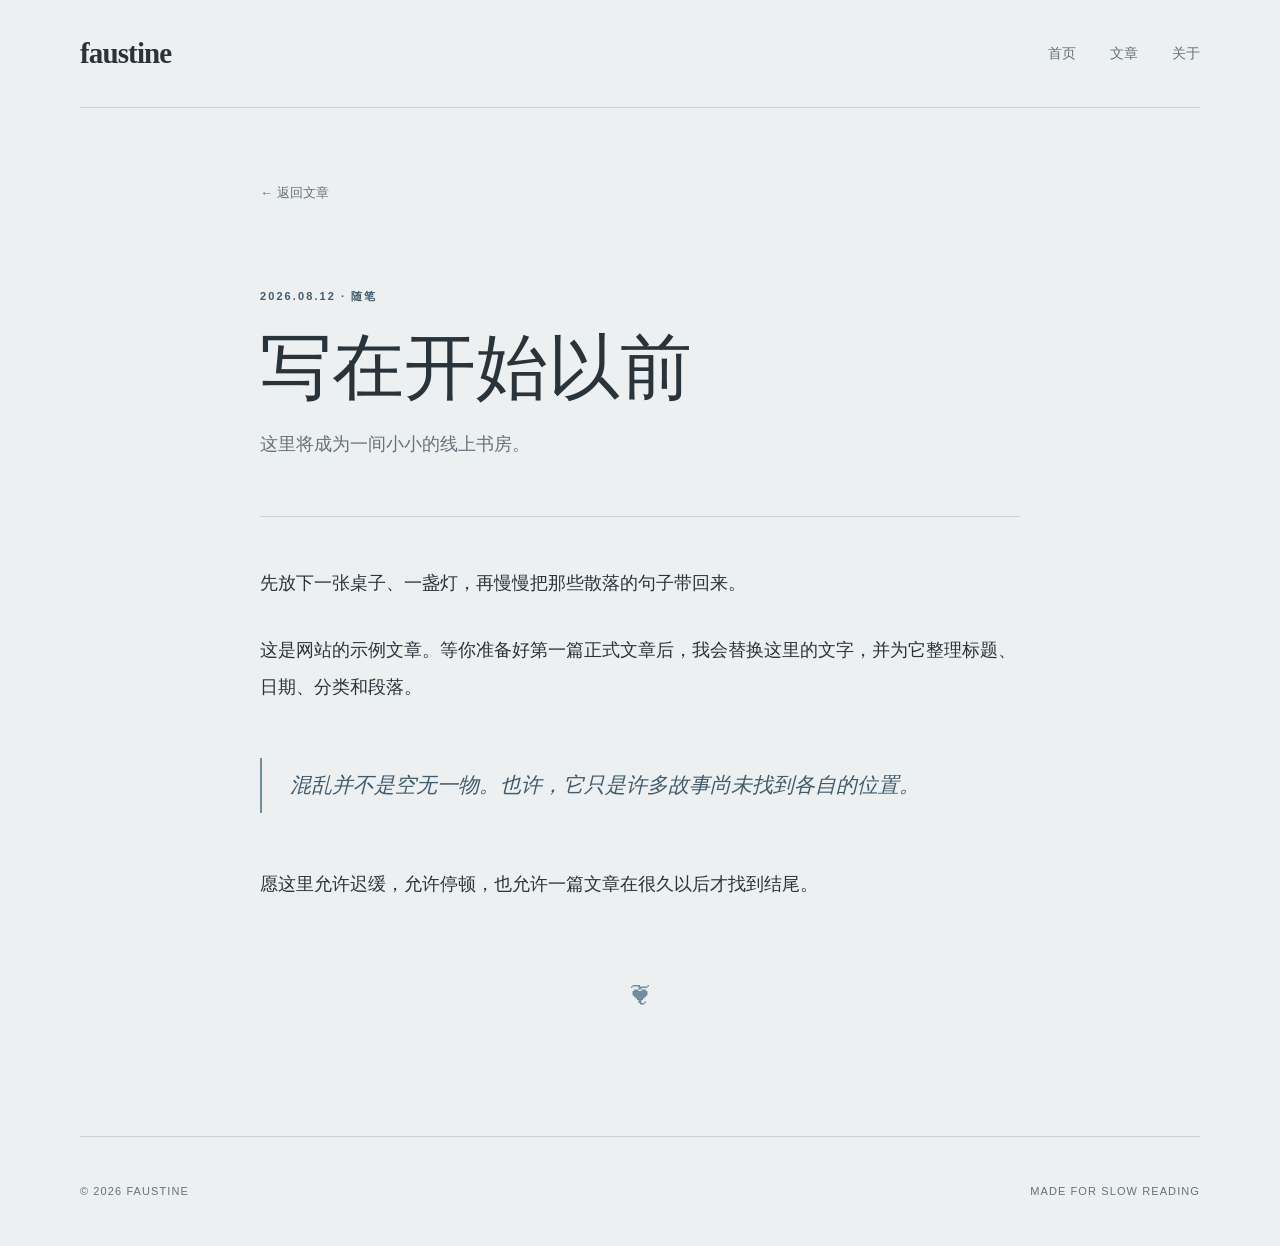
<file: posts/first-note.html>
<!doctype html>
<html lang="zh-CN">
<head>
  <meta charset="utf-8">
  <meta name="viewport" content="width=device-width, initial-scale=1">
  <title>写在开始以前 — faustine</title>
  <link rel="stylesheet" href="../styles.css">
</head>
<body>
  <header class="site-header">
    <a class="brand" href="../index.html">faustine</a>
    <nav aria-label="主要导航"><a href="../index.html">首页</a><a href="../archive.html">文章</a><a href="../about.html">关于</a></nav>
  </header>
  <main class="article-shell">
    <a class="back" href="../archive.html">← 返回文章</a>
    <header>
      <p class="eyebrow">2026.08.12 · 随笔</p>
      <h1>写在开始以前</h1>
      <p class="dek">这里将成为一间小小的线上书房。</p>
    </header>
    <article class="article-content">
      <p>先放下一张桌子、一盏灯，再慢慢把那些散落的句子带回来。</p>
      <p>这是网站的示例文章。等你准备好第一篇正式文章后，我会替换这里的文字，并为它整理标题、日期、分类和段落。</p>
      <blockquote>混乱并不是空无一物。也许，它只是许多故事尚未找到各自的位置。</blockquote>
      <p>愿这里允许迟缓，允许停顿，也允许一篇文章在很久以后才找到结尾。</p>
    </article>
    <div class="article-end">❦</div>
  </main>
  <footer><p>© 2026 faustine</p><p>made for slow reading</p></footer>
</body>
</html>
</file>
<file: styles.css>
:root {
  --paper: #edf0f1;
  --paper-deep: #d8e0e4;
  --ink: #29333a;
  --muted: #65717a;
  --blue: #718c9d;
  --blue-deep: #405b6c;
  --blue-pale: #c7d4da;
  --line: rgba(41, 51, 58, .17);
  --serif: Georgia, "Noto Serif SC", "Songti SC", SimSun, serif;
  --sans: "Avenir Next", Avenir, Futura, "Century Gothic", "Segoe UI", "Microsoft YaHei", sans-serif;
  --zh-sans: "Noto Sans CJK SC", "Noto Sans SC", "Microsoft YaHei", "PingFang SC", SimHei, sans-serif;
}

* { box-sizing: border-box; }
html { scroll-behavior: smooth; }
body { margin: 0; background: var(--paper); color: var(--ink); font-family: var(--sans); line-height: 1.8; }
a { color: inherit; text-decoration: none; }
a:focus-visible { outline: 2px solid var(--blue); outline-offset: 5px; }

.site-header, main, footer { width: min(1120px, calc(100% - 48px)); margin-inline: auto; }
.site-header { height: 108px; display: flex; align-items: center; justify-content: space-between; border-bottom: 1px solid var(--line); }
.brand { font-family: var(--serif); font-size: 29px; font-weight: 600; letter-spacing: -.03em; }
nav { display: flex; gap: 34px; font-size: 14px; }
nav a { position: relative; color: var(--muted); }
nav a:hover, nav .active { color: var(--ink); }
nav .active::after { content: ""; position: absolute; left: 0; right: 0; bottom: -8px; height: 1px; background: var(--blue); }

.hero { min-height: 560px; display: grid; grid-template-columns: 1.08fr .92fr; align-items: center; gap: 10%; border-bottom: 1px solid var(--line); }
.eyebrow { margin: 0 0 22px; color: var(--blue-deep); font: 600 11px/1.4 var(--sans); letter-spacing: .19em; text-transform: uppercase; }
.hero h1 { margin: 0; font: 500 clamp(54px, 6.5vw, 90px)/.98 var(--sans); letter-spacing: -.055em; }
.hero .welcome { max-width: 700px; font-size: clamp(46px, 6.2vw, 82px); }
.hero h1 span { color: var(--blue); }
.intro { margin: 42px 0 0; color: var(--muted); font: 17px/2 var(--serif); letter-spacing: .08em; }
.blue-study { position: relative; height: 350px; overflow: hidden; background: #b6c5cd; box-shadow: 24px 24px 0 var(--paper-deep); }
.blue-study::before { content: ""; position: absolute; inset: 18px; border: 1px solid rgba(237,240,241,.58); }
.mist { position: absolute; height: 120px; width: 120%; left: -10%; border-radius: 50%; filter: blur(2px); }
.mist-one { top: 62px; background: rgba(232,238,240,.5); transform: rotate(-7deg); }
.mist-two { bottom: -38px; height: 185px; background: rgba(64,91,108,.32); transform: rotate(8deg); }
.page { position: absolute; bottom: 55px; width: 135px; height: 176px; background: rgba(237,240,241,.9); box-shadow: 0 12px 30px rgba(41,51,58,.14); }
.page::after { content: ""; position: absolute; left: 22px; right: 22px; top: 34px; height: 55px; background: repeating-linear-gradient(to bottom, rgba(64,91,108,.32) 0 1px, transparent 1px 10px); }
.page-one { left: 55px; transform: rotate(-9deg); }
.page-two { left: 158px; bottom: 43px; transform: rotate(7deg); background: rgba(216,224,228,.94); }
.blue-note { position: absolute; right: 35px; top: 35px; color: rgba(41,51,58,.68); font: italic 20px/1.15 var(--serif); letter-spacing: .02em; text-align: right; }

/* nocturnal editorial homepage */
.home-night { --night: #141619; --night-soft: #20242a; --night-blue: #263a54; --ivory: #e7e0d5; --ivory-soft: #c8c1b7; background: var(--night); color: var(--ivory); }
.home-night .site-header { border-bottom-color: rgba(231,224,213,.2); }
.home-night .brand { color: var(--ivory); }
.home-night nav a { color: var(--ivory-soft); }
.home-night nav a:hover, .home-night nav .active { color: #fff; }
.home-night nav .active::after { background: #8da1bb; }
.editorial-hero { position: relative; min-height: 720px; grid-template-columns: 1.28fr .72fr; gap: 4%; border-bottom-color: rgba(231,224,213,.2); overflow: hidden; }
.hero-art { position: relative; height: 610px; margin-left: 0; }
.book-stage { display: grid; place-items: center; padding-inline: 10px; perspective: 1900px; overflow: visible; }
.keepsake-book { position: relative; display: block; width: min(94%, 620px); height: 430px; padding: 0; border: 0; color: inherit; background: transparent; cursor: pointer; transform: translateX(-25%); transform-style: preserve-3d; transition: transform .9s cubic-bezier(.2,.75,.2,1); }
.book-spread { position: absolute; inset: 0; display: grid; grid-template-columns: 1fr 1fr; opacity: 0; transform: scale(.97); transition: opacity .3s ease, transform .8s ease; }
.book-leaf { position: relative; display: flex; overflow: hidden; flex-direction: column; align-items: center; justify-content: center; color: #253345; background: #e8e1d6; box-shadow: 0 24px 55px rgba(0,0,0,.35), inset 0 0 50px rgba(75,91,110,.14); }
.book-leaf::before, .book-leaf::after { content: ""; position: absolute; inset: 20px; border: 1px solid rgba(38,58,84,.35); pointer-events: none; }
.book-leaf::after { inset: 28px; border-style: dotted; border-color: rgba(38,58,84,.24); }
.left-leaf { border-radius: 5px 0 0 5px; box-shadow: 0 24px 55px rgba(0,0,0,.35), inset -25px 0 35px rgba(54,65,78,.1); }
.right-leaf { gap: 14px; padding: 48px; border-radius: 0 5px 5px 0; box-shadow: 0 24px 55px rgba(0,0,0,.35), inset 25px 0 35px rgba(54,65,78,.1); }
.right-leaf strong { position: relative; z-index: 1; font: 400 clamp(25px, 2.7vw, 37px)/1.2 var(--serif); letter-spacing: .12em; }
.right-leaf > span:not(.inside-ornament) { position: relative; z-index: 1; font: 13px/1.8 var(--zh-sans); letter-spacing: .1em; }
.right-leaf em { position: relative; z-index: 1; margin-top: 8px; color: #587087; font: italic 19px/1.4 var(--serif); letter-spacing: .1em; }
.leaf-stars { position: relative; z-index: 1; color: #71859a; font-size: 22px; }
.leaf-caption { position: relative; z-index: 1; margin-top: 28px; color: #5c7187; font: italic 17px/1.45 var(--serif); letter-spacing: .06em; text-align: center; }
.inside-ornament { position: relative; z-index: 1; color: #6f8398; font-size: 17px; }
.ornament-bottom { margin-top: 8px; }
.book-cover { position: absolute; z-index: 2; top: 0; bottom: 0; left: 50%; width: 50%; display: block; overflow: visible; border-radius: 3px 8px 8px 3px; transform-origin: left center; transform-style: preserve-3d; backface-visibility: hidden; transition: transform .9s cubic-bezier(.2,.75,.2,1), filter .45s ease; box-shadow: 15px 18px 38px rgba(0,0,0,.38), 5px 6px 0 #d5d0c7, 8px 9px 0 #8b8b87; }
.book-cover img { position: absolute; inset: 0; z-index: 1; width: 100%; height: 100%; object-fit: cover; object-position: center; border-radius: 3px 8px 8px 3px; filter: contrast(.98) saturate(.9); }
.book-cover::before { content: ""; position: absolute; z-index: 3; top: 0; bottom: 0; left: 0; width: 18px; border-radius: 3px 0 0 3px; background: linear-gradient(90deg, rgba(4,10,19,.78), rgba(40,59,82,.45) 42%, rgba(220,225,226,.12) 55%, rgba(3,9,18,.45)); box-shadow: 3px 0 5px rgba(0,0,0,.35); pointer-events: none; }
.book-cover::after { content: ""; position: absolute; z-index: 2; inset: 0; border-radius: 3px 8px 8px 3px; box-shadow: inset 0 0 0 1px rgba(231,224,213,.2), inset -12px 0 16px rgba(0,0,0,.22), inset 0 -8px 11px rgba(0,0,0,.18); pointer-events: none; }
.open-hint { position: absolute; left: 28px; bottom: 22px; z-index: 2; padding: 7px 10px; color: rgba(231,224,213,.75); background: rgba(20,22,25,.58); font: 9px/1 var(--sans); letter-spacing: .18em; text-transform: uppercase; }
.keepsake-book.is-open { transform: translateX(0); }
.keepsake-book.is-open .book-spread { opacity: 1; transform: scale(1); }
.keepsake-book.is-open .book-cover { transform: rotateY(-180deg); filter: brightness(.72); }
.keepsake-book:focus-visible { outline: 1px solid #aebdd0; outline-offset: 8px; }
@media (hover: hover) and (pointer: fine) {
  .keepsake-book:hover { transform: translateX(0); }
  .keepsake-book:hover .book-spread { opacity: 1; transform: scale(1); }
  .keepsake-book:hover .book-cover { transform: rotateY(-180deg); filter: brightness(.72); }
}
.night-copy { position: relative; z-index: 2; padding: 65px 0 45px; }
.night-copy .eyebrow { color: #9dafc4; }
.hero .night-copy .welcome { color: var(--ivory); font-family: "Bodoni 72", Didot, "Baskerville", Georgia, serif; font-size: clamp(52px, 6.3vw, 96px); font-weight: 400; line-height: .92; letter-spacing: -.045em; text-transform: uppercase; }
.night-copy .intro { max-width: 430px; color: var(--ivory-soft); font-family: var(--zh-sans); font-size: 14px; letter-spacing: .08em; }
.enter-link { display: inline-flex; gap: 18px; align-items: center; margin-top: 35px; color: #aebdd0; font-size: 11px; letter-spacing: .16em; text-transform: uppercase; }
.spark { position: absolute; z-index: 3; color: rgba(231,224,213,.72); font-size: 28px; }
.spark-a { right: 1%; top: 13%; }
.spark-b { left: 48%; bottom: 14%; font-size: 18px; }
.night-catalogue { padding-top: 110px; }
.night-catalogue .section-heading { color: var(--ivory); }
.night-catalogue .section-heading .eyebrow { color: #9dafc4; }
.night-catalogue .catalogue-note { color: var(--ivory-soft); }
.paper-card { position: relative; margin: 16px 0 18px; padding: 46px 42px; color: var(--ink); border: 0; background: #e8e1d6; box-shadow: 14px 15px 0 var(--night-blue); transform: rotate(-.35deg); transition: transform .25s ease, box-shadow .25s ease; }
.paper-card::before { content: ""; position: absolute; inset: 8px; border: 1px solid rgba(41,51,58,.2); pointer-events: none; }
.paper-card:hover { transform: rotate(0) translateY(-4px); box-shadow: 18px 21px 0 var(--night-blue); }
.paper-card.cocoa-card { margin-top: 34px; background: #d8d5cf; box-shadow: 14px 15px 0 #4a3040; transform: rotate(.28deg); }
.paper-card.cocoa-card:hover { transform: rotate(0) translateY(-4px); box-shadow: 18px 21px 0 #4a3040; }
.paper-card .pairing { color: var(--blue-deep); }
.paper-card .work-index { color: #637c91; }
.paper-card .work-arrow { color: var(--blue-deep); font-size: 10px; letter-spacing: .18em; text-transform: uppercase; }
.home-night .night-catalogue .paper-card { color: #29333a; }
.home-night .night-catalogue .paper-card .work-info h3 { color: #29333a; }
.home-night .night-catalogue .paper-card .work-info > p { color: #5d6870; }
.home-night .night-catalogue .paper-card .pairing,
.home-night .night-catalogue .paper-card .work-arrow { color: #405b6c; }
.home-night .night-catalogue .paper-card:hover .work-info h3 { color: #405b6c; }
.home-night footer { border-top-color: rgba(231,224,213,.2); color: var(--ivory-soft); }

.latest, .catalogue { padding: 92px 0 118px; }
.section-heading { display: flex; justify-content: space-between; align-items: baseline; margin-bottom: 45px; }
.section-heading h2 { margin: 0; font: 500 30px/1.3 var(--serif); }
.section-heading > a { color: var(--muted); font-size: 13px; }
.catalogue .section-heading { align-items: end; }
.catalogue .section-heading .eyebrow { margin-bottom: 10px; }
.catalogue-note { margin: 0; color: var(--muted); font-size: 12px; letter-spacing: .08em; }
.work-card { display: grid; grid-template-columns: 110px 1fr 50px; gap: 25px; align-items: center; padding: 42px 0; border-top: 1px solid var(--line); border-bottom: 1px solid var(--line); }
.work-card:hover h3 { color: var(--blue-deep); }
.work-index, .archive-number { color: var(--blue); font: 500 13px/1 var(--sans); letter-spacing: .12em; }
.work-info h3 { margin: 7px 0 9px; font: 500 34px/1.25 var(--zh-sans); letter-spacing: .02em; }
.work-info > p { margin: 0; color: var(--muted); font-family: var(--zh-sans); }
.work-arrow { color: var(--blue); font-size: 22px; }
.night-catalogue .paper-card { grid-template-columns: 72px minmax(0, 1fr) 96px; gap: 22px; padding: 42px 30px; }
.night-catalogue .paper-card .work-index { justify-self: center; }
.night-catalogue .paper-card .work-arrow { display: inline-flex; align-items: center; justify-self: end; gap: .55em; white-space: nowrap; }
.pairing { display: inline-block; margin: 0; color: var(--blue-deep); font: 600 11px/1.4 var(--sans); letter-spacing: .18em; text-transform: uppercase; }
.post-card { display: grid; grid-template-columns: 120px 1fr; padding: 42px 0; border-top: 1px solid var(--line); border-bottom: 1px solid var(--line); }
.post-number { color: var(--blue); font: italic 38px var(--serif); }
.meta, .category { margin: 0 0 8px; color: var(--muted); font-size: 11px; letter-spacing: .12em; }
.post-body h3 { margin: 0 0 14px; font: 500 30px/1.4 var(--serif); }
.post-body > p:not(.meta) { max-width: 650px; color: var(--muted); }
.read-more { display: inline-block; margin-top: 8px; padding-bottom: 2px; color: var(--blue-deep); border-bottom: 1px solid var(--blue-deep); font-size: 13px; }

.page-shell { min-height: calc(100vh - 220px); padding: 85px 0 120px; }
.page-title { max-width: 650px; margin-bottom: 70px; }
.page-title h1 { margin: 0 0 18px; font: 500 clamp(50px, 7vw, 88px)/1 var(--serif); letter-spacing: -.045em; }
.page-title > p:last-child { color: var(--muted); }
.archive-list article { display: grid; grid-template-columns: 150px 1fr 50px; gap: 28px; align-items: start; padding: 34px 0; border-top: 1px solid var(--line); }
.archive-list article:last-child { border-bottom: 1px solid var(--line); }
.archive-list time { color: var(--muted); font: 13px var(--sans); }
.archive-list h2 { margin: 0 0 7px; font: 500 28px var(--serif); }
.archive-list h2 a:hover, .post-body h3 a:hover { color: var(--blue-deep); }
.archive-list article p:last-child { margin: 0; color: var(--muted); }
.arrow { font-size: 20px; color: var(--blue); }

.about-grid { display: grid; grid-template-columns: .75fr 1.25fr; gap: 11%; align-items: start; }
.portrait { aspect-ratio: 4/5; display: grid; place-items: center; background: var(--blue-deep); color: var(--paper); box-shadow: 20px 20px 0 var(--blue-pale); }
.portrait span { font: italic 100px var(--serif); opacity: .84; }
.prose { max-width: 600px; font-family: var(--serif); font-size: 17px; }
.prose p { margin: 0 0 25px; }
.prose .lead { font-size: 27px; }
.signature { padding-top: 20px; color: var(--blue-deep); font-style: italic; }
.about-japanese { padding: 18px 0 0; color: var(--muted); font-family: "Yu Mincho", "Hiragino Mincho ProN", "Noto Serif JP", serif; font-size: 12px; line-height: 2; letter-spacing: .08em; border-top: 1px solid var(--line); }

/* horizontal newspaper archive */
.newspaper-page { background: #e7e7e2; color: #20262b; }
.newspaper-shell { width: min(980px, calc(100% - 48px)); }
.newspaper-head { margin-bottom: 58px; text-align: center; border-bottom: 4px double #29333a; }
.paper-kicker { margin: 0 0 12px; font: 600 10px/1 var(--sans); letter-spacing: .22em; text-transform: uppercase; }
.newspaper-head h1 { margin: 0 0 22px; font: 500 clamp(54px, 9vw, 94px)/.95 var(--serif); letter-spacing: .12em; }
.paper-rule { display: flex; justify-content: space-between; padding: 8px 0; border-top: 1px solid #29333a; font: 10px/1 var(--sans); letter-spacing: .16em; text-transform: uppercase; }
.newspaper-list { border-top: 1px solid #29333a; }
.newspaper-row { display: grid; grid-template-columns: 70px minmax(0, 1fr) 42px; align-items: center; min-height: 112px; border-bottom: 1px solid #29333a; }
.news-number { font: 500 11px/1 var(--sans); letter-spacing: .16em; }
.newspaper-row h2 { min-width: 0; margin: 0; font: 600 clamp(30px, 5vw, 48px)/1.2 var(--zh-sans); letter-spacing: .12em; white-space: nowrap; }
.news-arrow { justify-self: end; font-size: 22px; }
.newspaper-row:hover h2 { font-style: italic; }

/* nocturnal editorial archive */
.archive-night { --archive-ink: #15171a; --archive-paper: #e9e1d5; --archive-blue: #263a54; overflow-x: hidden; background: radial-gradient(circle at 50% 16%, rgba(52,70,91,.16), transparent 28%), var(--archive-ink); color: var(--archive-paper); }
.archive-night .site-header { border-bottom-color: rgba(233,225,213,.2); }
.archive-night nav a { color: #bbb5ad; }
.archive-night nav a:hover, .archive-night nav .active { color: #fff; }
.archive-night nav .active::after { background: #96aac2; }
.archive-editorial { width: min(1050px, calc(100% - 48px)); padding: 72px 0 125px; }
.archive-masthead { border-top: 1px solid rgba(233,225,213,.5); border-bottom: 4px double rgba(233,225,213,.7); text-align: center; }
.archive-masthead > p { margin: 11px 0 20px; color: #9dafc4; font: 600 10px/1 var(--sans); letter-spacing: .24em; text-transform: uppercase; }
.archive-masthead h1 { display: flex; align-items: baseline; justify-content: center; gap: .16em; margin: 0 0 30px; line-height: .9; }
.toc-zh { font-family: "Songti SC", STSong, "Noto Serif CJK SC", "Noto Serif SC", SimSun, serif; font-size: clamp(62px, 9vw, 112px); font-weight: 400; letter-spacing: .08em; text-shadow: 1px 1px 0 rgba(157,175,196,.25); }
.toc-divider { color: #71869e; font: 300 clamp(38px, 5vw, 62px)/1 "Bodoni 72", Didot, serif; transform: translateY(-.06em); }
.toc-en { color: #d9d3ca; font: italic 400 clamp(50px, 7.2vw, 92px)/.8 "Bodoni 72 Smallcaps", "Bodoni 72", Didot, "Baskerville Display PT", Baskerville, Georgia, serif; letter-spacing: -.045em; }
.archive-masthead > div { display: flex; justify-content: space-between; padding: 9px 2px; border-top: 1px solid rgba(233,225,213,.35); color: #c8c1b7; font: 10px/1 var(--sans); letter-spacing: .16em; text-transform: uppercase; }
.archive-gallery { display: grid; grid-template-columns: .92fr 1.08fr; gap: 42px; align-items: start; padding: 70px 20px 60px; }
.archive-clipping { position: relative; min-width: 0; min-height: 420px; display: flex; flex-direction: column; justify-content: space-between; padding: 38px; color: #27313a; background: #e9e1d5; box-shadow: 17px 18px 0 #263a54; transition: transform .25s ease, box-shadow .25s ease; }
.archive-clipping::before { content: ""; position: absolute; inset: 9px; border: 1px solid rgba(39,49,58,.28); pointer-events: none; }
.archive-clipping::after { content: ""; position: absolute; top: -13px; left: 50%; width: 105px; height: 28px; background: rgba(184,177,163,.7); transform: translateX(-50%) rotate(-2deg); opacity: .62; }
.clipping-ornament { position: absolute; top: 27px; right: 34px; color: rgba(64,91,108,.5); font: 28px/1 Georgia, serif; }
.archive-clipping:hover { transform: translateY(-7px) rotate(0); box-shadow: 23px 26px 0 #263a54; }
.clipping-spring { margin-top: 42px; transform: rotate(-1deg); }
.clipping-cocoa { background: #d8d4ce; box-shadow: 17px 18px 0 #4a3040; transform: rotate(.8deg); }
.clipping-cocoa:hover { box-shadow: 23px 26px 0 #4a3040; }
.clipping-number { color: #71889c; font: italic 39px/1 var(--serif); }
.clipping-copy .pairing { color: #405b6c; }
.clipping-copy h2 { margin: 15px 0 18px; font: 500 clamp(36px, 5vw, 64px)/1.12 "Songti SC", STSong, "Noto Serif SC", SimSun, serif; letter-spacing: .08em; }
.clipping-copy p { max-width: 420px; margin: 0; color: #5d6870; font: 14px/1.9 var(--zh-sans); }
.clipping-read { align-self: flex-end; margin-top: 45px; color: #405b6c; font: 600 9px/1 var(--sans); letter-spacing: .2em; text-transform: uppercase; }
.archive-footnote { margin: 0; color: #aaa49b; font: 13px/1.8 var(--zh-sans); letter-spacing: .12em; text-align: center; }
.archive-night footer { border-top-color: rgba(233,225,213,.2); color: #aaa49b; }

.article-shell { width: min(760px, calc(100% - 48px)); padding: 70px 0 120px; }
.back { display: inline-block; margin-bottom: 85px; color: var(--muted); font-size: 13px; }
.article-shell header { padding-bottom: 42px; border-bottom: 1px solid var(--line); }
.article-shell h1 { margin: 0 0 22px; font: 500 clamp(42px, 7vw, 72px)/1.15 var(--serif); }
.dek { color: var(--muted); font: 18px var(--serif); }
.article-content { padding-top: 48px; font: 18px/2.05 var(--serif); }
.article-content p { margin: 0 0 1.7em; }
.article-content blockquote { margin: 2.5em 0; padding: 6px 0 6px 28px; border-left: 2px solid var(--blue); color: var(--blue-deep); font-size: 21px; font-style: italic; }
.article-end { margin-top: 70px; color: var(--blue); text-align: center; font-size: 24px; }
.story-page { width: min(820px, calc(100% - 48px)); }
.story-page header .pairing { margin-bottom: 22px; }
.story-page h1 { font-family: var(--zh-sans); font-weight: 600; letter-spacing: .08em; }
.story-page .dek { font-family: var(--zh-sans); line-height: 1.9; }
.story-content { font-family: var(--zh-sans); font-size: 17px; line-height: 2.05; letter-spacing: .025em; }
.story-content p { margin-bottom: 1.35em; }
.chapter-mark { display: flex; align-items: center; gap: 22px; margin: 86px 0 48px; color: var(--blue-deep); font: 600 12px/1 var(--sans); letter-spacing: .2em; text-transform: uppercase; }
.chapter-mark:first-child { margin-top: 25px; }
.chapter-mark::after { content: ""; height: 1px; flex: 1; background: var(--line); }
.scene-break { margin: 42px 0; color: var(--blue); text-align: center; font-size: 12px; }
.story-end { margin: 90px 0 20px; color: var(--blue-deep); text-align: center; font: 500 12px/1 var(--sans); letter-spacing: .28em; text-transform: uppercase; }

/* minka long-form feature */
.cocoa-story { --cocoa-paper: #eee9df; --cocoa-ink: #292a2b; --cocoa-red: #6d4353; --cocoa-blue: #4d6477; overflow-x: hidden; background: var(--cocoa-paper); color: var(--cocoa-ink); }
.cocoa-story .site-header { border-bottom-color: rgba(41,42,43,.22); }
.cocoa-shell { width: min(940px, calc(100% - 48px)); }
.cocoa-hero { position: relative; min-height: 570px; display: grid; grid-template-columns: .86fr 1.14fr; align-items: center; gap: 20px; overflow: hidden; padding: 28px 0 50px !important; border-top: 4px double rgba(41,42,43,.58); border-bottom: 1px solid rgba(41,42,43,.28) !important; }
.cocoa-title { position: relative; z-index: 2; padding-left: 20px; }
.cocoa-title .pairing { color: var(--cocoa-red); }
.story-edition { margin: 45px 0 18px; color: var(--cocoa-blue); font: 600 9px/1 var(--sans); letter-spacing: .22em; text-transform: uppercase; }
.cocoa-shell .cocoa-title h1 { margin: 0; color: #28292a; font: 600 clamp(52px, 8vw, 84px)/1.03 var(--zh-sans); letter-spacing: .06em; }
.cocoa-title .dek { margin: 25px 0 0; color: #6b6661; font: 14px/1.9 var(--zh-sans); letter-spacing: .08em; }
.cocoa-portrait { position: relative; min-width: 0; align-self: end; margin: 0 0 -52px; padding-right: 20px; }
.cocoa-portrait::before { content: ""; position: absolute; z-index: -1; inset: 18% 8% 5% 18%; border-radius: 50%; background: rgba(123,95,105,.12); filter: blur(2px); }
.cocoa-portrait img { display: block; width: 100%; max-width: 100%; height: auto; max-height: 540px; object-fit: contain; object-position: bottom center; }
.chapter-ribbon { position: static; display: flex; gap: 5px; overflow-x: auto; margin: 30px 0 76px; padding: 10px; background: transparent; border-top: 1px solid rgba(41,42,43,.18); border-bottom: 1px solid rgba(41,42,43,.18); scrollbar-width: thin; }
.chapter-ribbon a { flex: 0 0 auto; min-width: 36px; padding: 8px 10px; color: #65717a; font: 600 9px/1 var(--sans); letter-spacing: .12em; text-align: center; }
.chapter-ribbon a:hover, .chapter-ribbon a.active { color: #fff; background: var(--cocoa-red); }
.cocoa-content { max-width: 720px; margin-inline: auto; font-size: 17px; line-height: 2.1; }
.cocoa-content p { margin-bottom: 1.4em; }
.cocoa-content .chapter-mark { margin: 0 -42px 52px; color: var(--cocoa-red); }
.cocoa-content .chapter-mark::after { background: rgba(109,67,83,.28); }
.cocoa-content .story-end { color: var(--cocoa-red); }
.story-chapter[hidden] { display: none; }
.chapter-turn { display: grid; grid-template-columns: 1fr 1fr; gap: 20px; margin-top: 80px; padding-top: 25px; border-top: 1px solid rgba(41,42,43,.22); }
.chapter-turn a { color: var(--cocoa-blue); font: 600 10px/1.5 var(--sans); letter-spacing: .1em; }
.chapter-next { text-align: right; }

footer { min-height: 110px; display: flex; align-items: center; justify-content: space-between; border-top: 1px solid var(--line); color: var(--muted); font-size: 11px; letter-spacing: .1em; text-transform: uppercase; }

@media (max-width: 720px) {
  .site-header, main, footer, .article-shell { width: min(100% - 32px, 1120px); }
  .site-header { height: 84px; }
  nav { gap: 20px; }
  .hero { grid-template-columns: 1fr; gap: 55px; padding: 78px 0; }
  .hero h1 { font-size: clamp(70px, 22vw, 105px); }
  .blue-study { height: 290px; }
  .page { transform: scale(.83) rotate(-9deg); transform-origin: bottom left; }
  .page-two { transform: scale(.83) rotate(7deg); }
  .post-card { grid-template-columns: 58px 1fr; }
  .work-card { grid-template-columns: 44px 1fr 24px; gap: 14px; }
  .work-info h3 { font-size: 28px; }
  .archive-list article { grid-template-columns: 1fr 30px; }
  .archive-list time { grid-column: 1 / -1; }
  .about-grid { grid-template-columns: 1fr; gap: 65px; }
  .portrait { max-width: 350px; }
  footer { padding: 24px 0; display: block; }
  .editorial-hero { min-height: auto; gap: 0; padding-top: 32px; }
  .hero-art { height: 430px; margin: 0 -16px; order: 2; }
  .keepsake-book { width: calc(100% - 10px); height: 300px; }
  .right-leaf { padding: 24px; gap: 8px; }
  .right-leaf strong { font-size: clamp(19px, 5.8vw, 27px); }
  .right-leaf > span:not(.inside-ornament) { font-size: 10px; letter-spacing: .04em; }
  .right-leaf em { font-size: 14px; }
  .leaf-caption { font-size: 13px; }
  .open-hint { left: 18px; bottom: 16px; }
  .night-copy { padding: 30px 0 0; order: 1; }
  .hero .night-copy .welcome { font-size: clamp(46px, 15vw, 72px); }
  .night-copy .intro { margin-top: 30px; }
  .spark-a { top: 48%; right: 2%; }
  .spark-b { display: none; }
  .night-catalogue { padding-top: 80px; }
  .paper-card { padding: 34px 24px; box-shadow: 9px 10px 0 var(--night-blue); }
  .night-catalogue .paper-card { grid-template-columns: 38px minmax(0, 1fr) 56px; gap: 10px; padding: 34px 18px; }
  .newspaper-shell { width: min(100% - 28px, 980px); padding-top: 52px; }
  .newspaper-head { margin-bottom: 38px; }
  .newspaper-head h1 { font-size: 54px; }
  .newspaper-row { grid-template-columns: 42px minmax(0, 1fr) 28px; min-height: 88px; }
  .newspaper-row h2 { font-size: clamp(27px, 9vw, 38px); letter-spacing: .08em; }
  .archive-editorial { width: min(100% - 24px, 1050px); padding-top: 42px; }
  .archive-night .site-header nav, .cocoa-story .site-header nav { gap: 14px; }
  .archive-masthead > p { white-space: normal; line-height: 1.6; }
  .archive-masthead > div { gap: 16px; }
  .archive-masthead { position: relative; padding: 12px 18px 0; }
  .archive-masthead::before, .archive-masthead::after { content: "✦"; position: absolute; top: 50%; color: rgba(157,175,196,.6); font-size: 10px; }
  .archive-masthead::before { left: 8px; }
  .archive-masthead::after { right: 8px; }
  .archive-masthead h1 { gap: .1em; margin-bottom: 26px; padding: 8px 0 4px; }
  .toc-zh { font-size: clamp(44px, 13vw, 56px); letter-spacing: .06em; }
  .toc-divider { font-size: clamp(22px, 6vw, 28px); }
  .toc-en { font-size: clamp(38px, 11vw, 48px); }
  .archive-gallery { grid-template-columns: 1fr; gap: 32px; padding: 52px 6px 62px; }
  .archive-clipping, .clipping-spring, .clipping-cocoa { width: calc(100% - 12px); min-height: 310px; margin-top: 0; padding: 34px 30px; transform: rotate(-.35deg); box-shadow: 10px 12px 0 #263a54; }
  .clipping-cocoa { transform: rotate(.35deg); box-shadow: 10px 12px 0 #4a3040; }
  .archive-clipping::before { inset: 7px; border-style: double; border-width: 3px; }
  .archive-clipping::after { width: 82px; height: 22px; top: -10px; }
  .clipping-number { font-size: 33px; }
  .clipping-ornament { top: 25px; right: 27px; font-size: 24px; }
  .clipping-copy h2 { font-size: clamp(38px, 11.2vw, 50px); font-weight: 500; white-space: normal; overflow-wrap: anywhere; }
  .clipping-copy p { font-family: "Songti SC", STSong, SimSun, serif; font-size: 13px; }
  .archive-masthead > div span:last-child { font-size: 0; }
  .archive-masthead > div span:last-child::after { content: "after dusk"; font-size: 10px; }
  .archive-night .site-header { gap: 18px; }
  .archive-night .brand { font-size: 25px; }
  .archive-night .site-header nav { gap: 11px; font-size: 12px; }
  .cocoa-shell { width: min(100% - 30px, 940px); }
  .cocoa-hero { min-height: auto; grid-template-columns: 1fr; padding-top: 45px !important; }
  .cocoa-title { padding: 0 8px; }
  .cocoa-portrait { width: 100%; margin: -20px 0 -50px; padding-right: 28px; opacity: .87; }
  .cocoa-portrait img { width: 84%; margin-inline: auto; max-height: 410px; object-position: center bottom; }
  .chapter-ribbon { margin-bottom: 55px; }
  .cocoa-content .chapter-mark { margin: 0 0 40px; }
  .chapter-turn { margin-top: 60px; }
}

@media (prefers-reduced-motion: reduce) {
  .book-cover { transition-duration: .01ms; }
}
</file>
